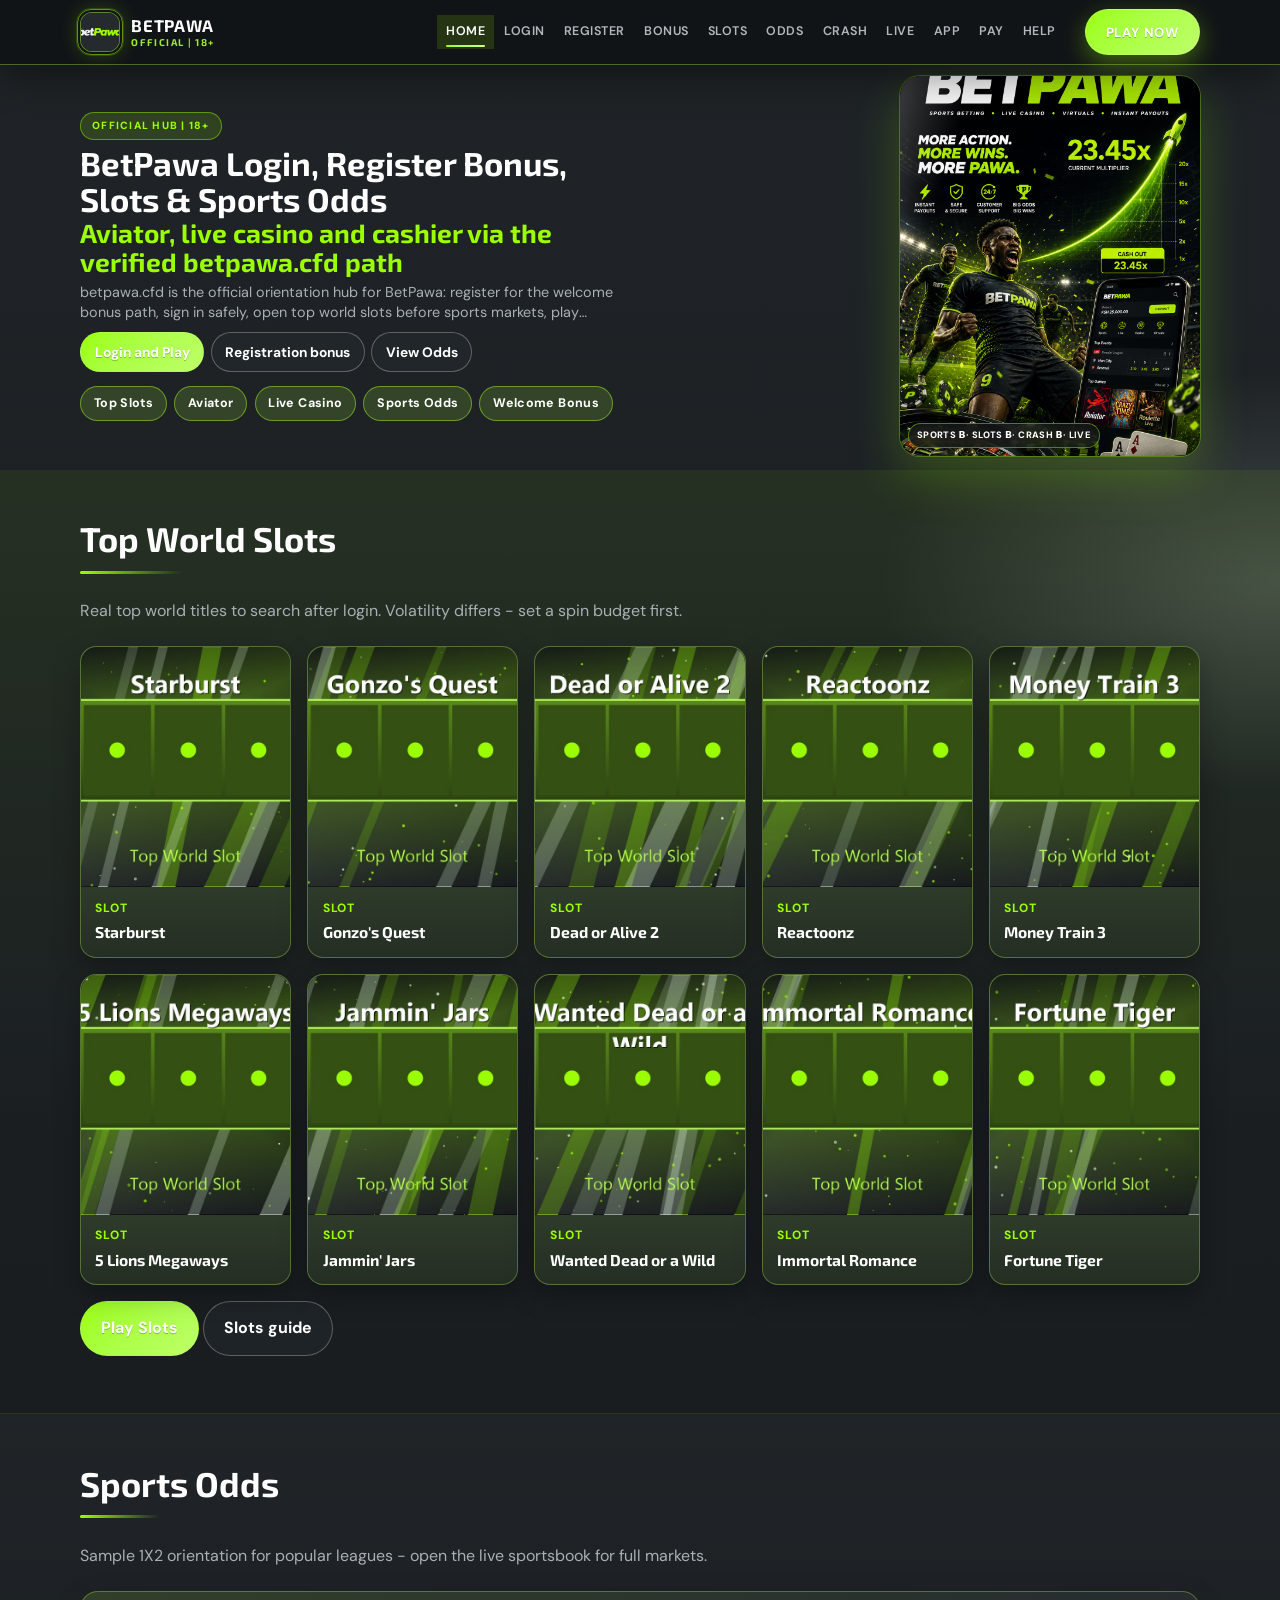
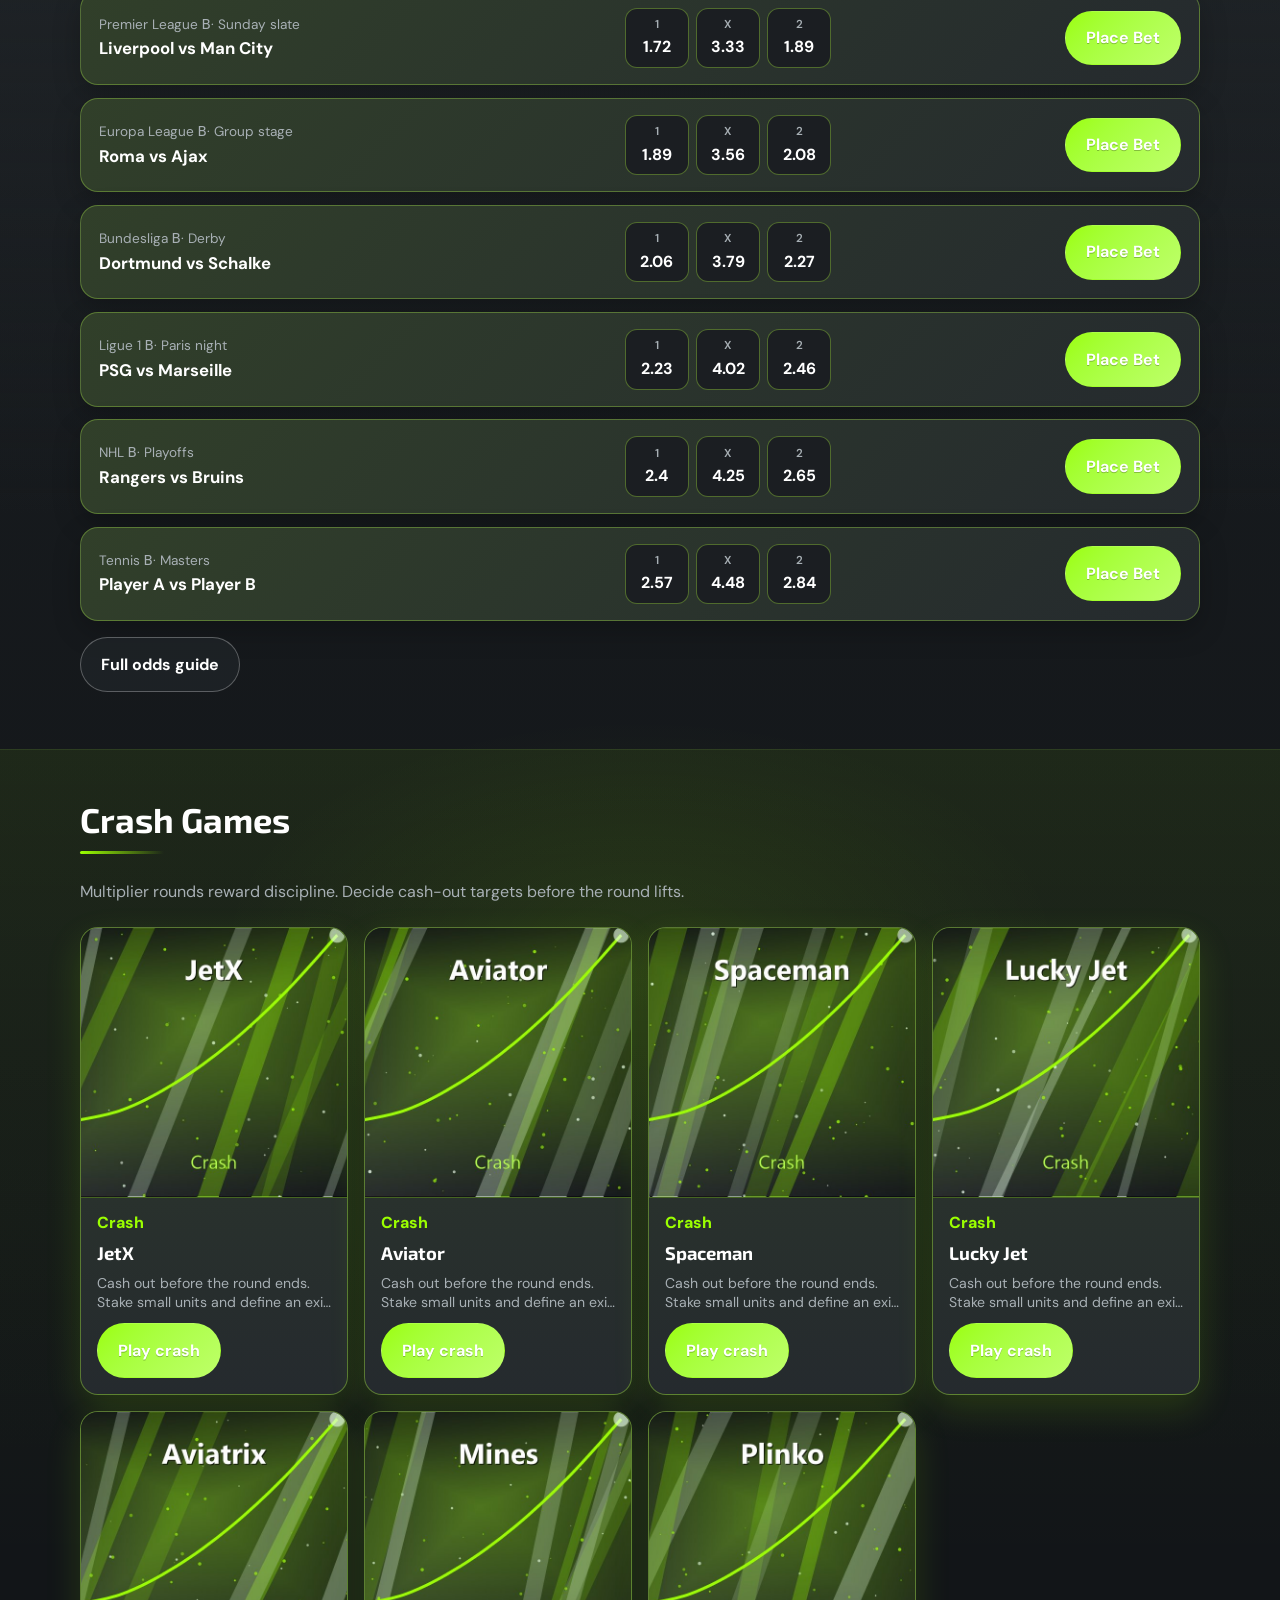
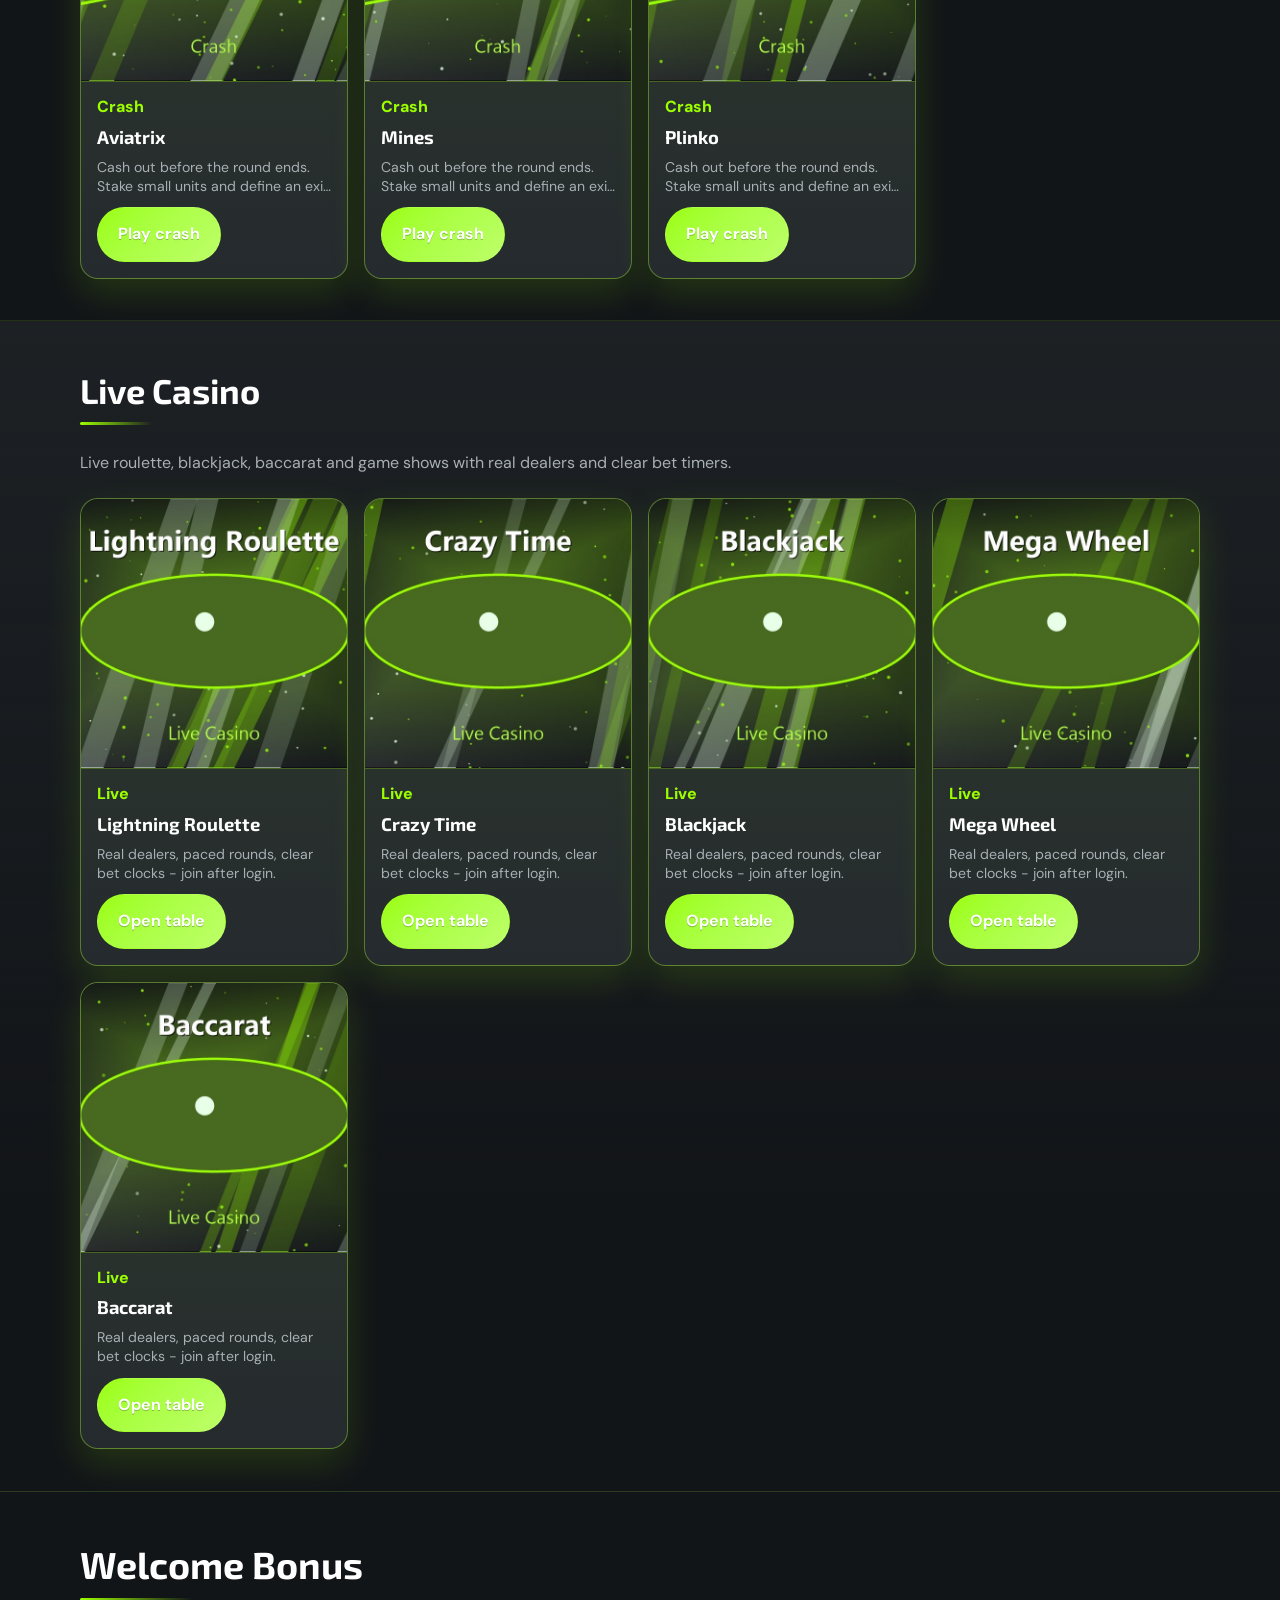
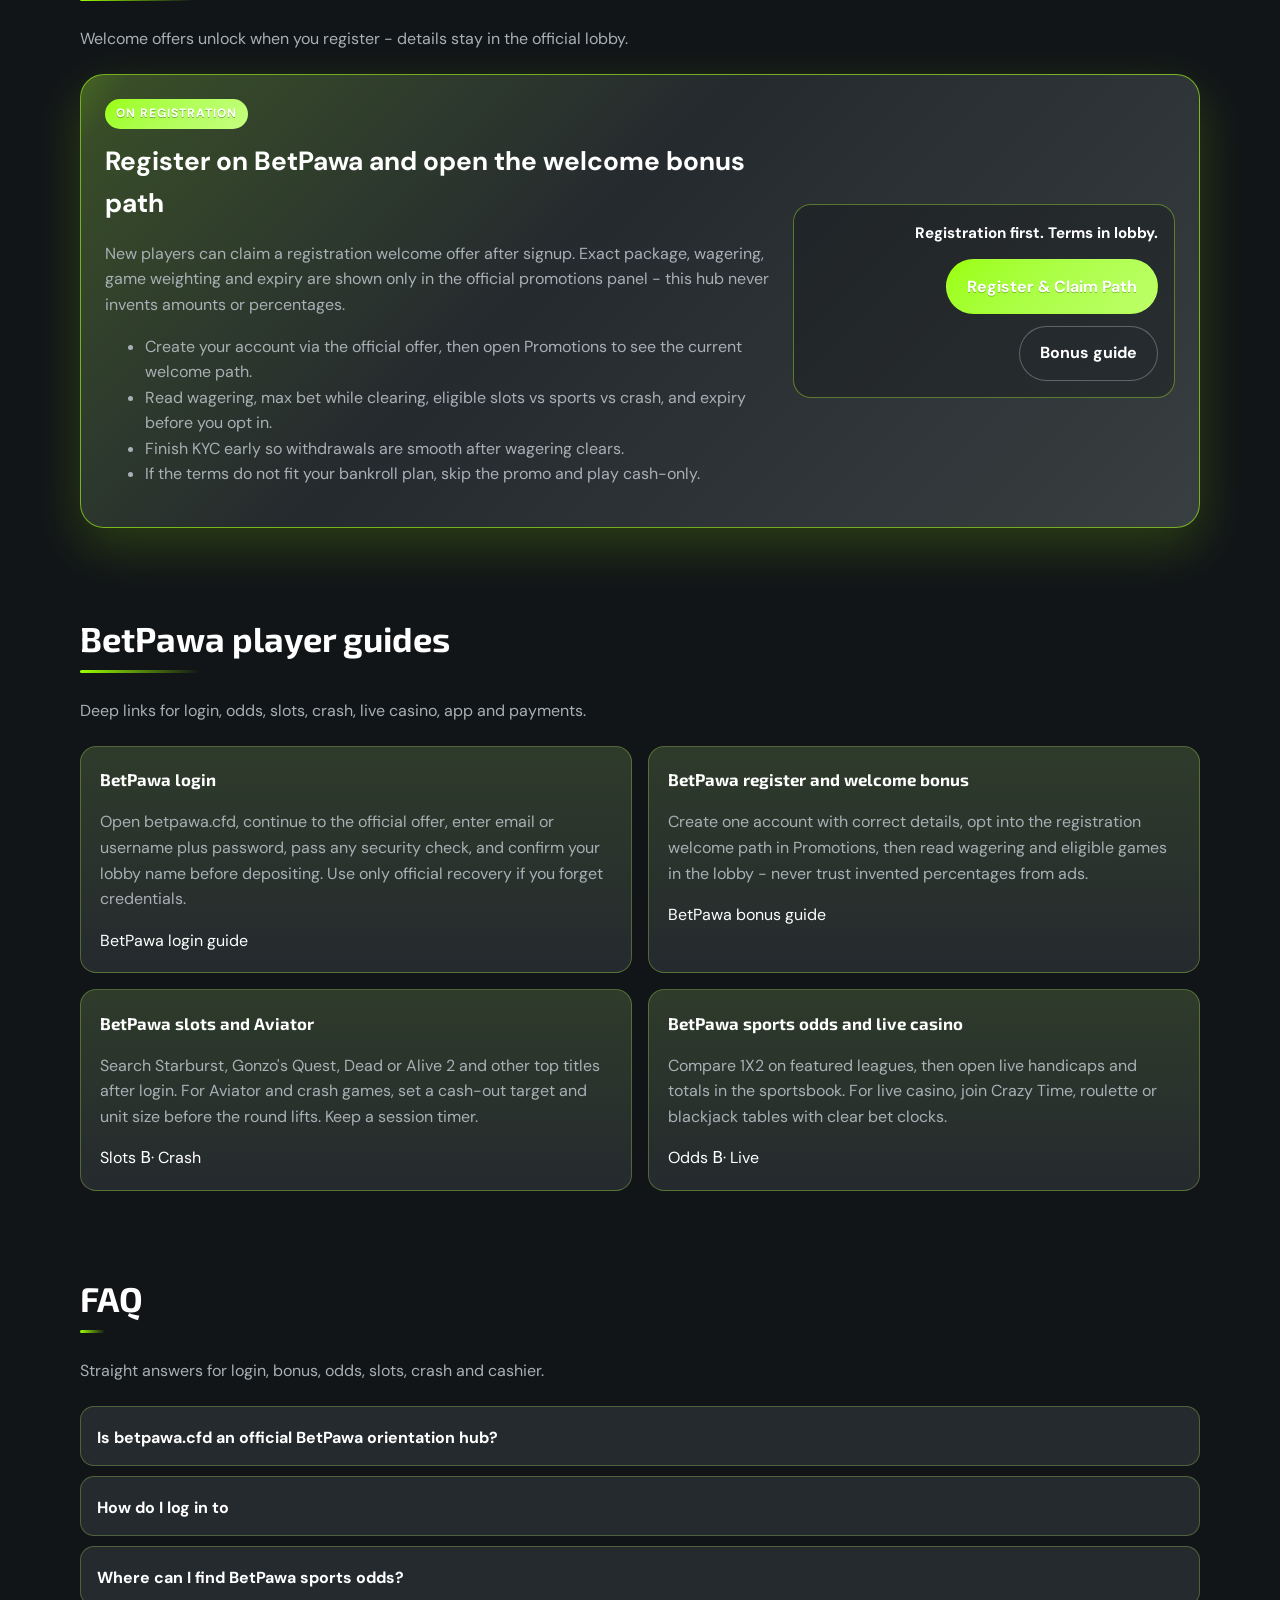
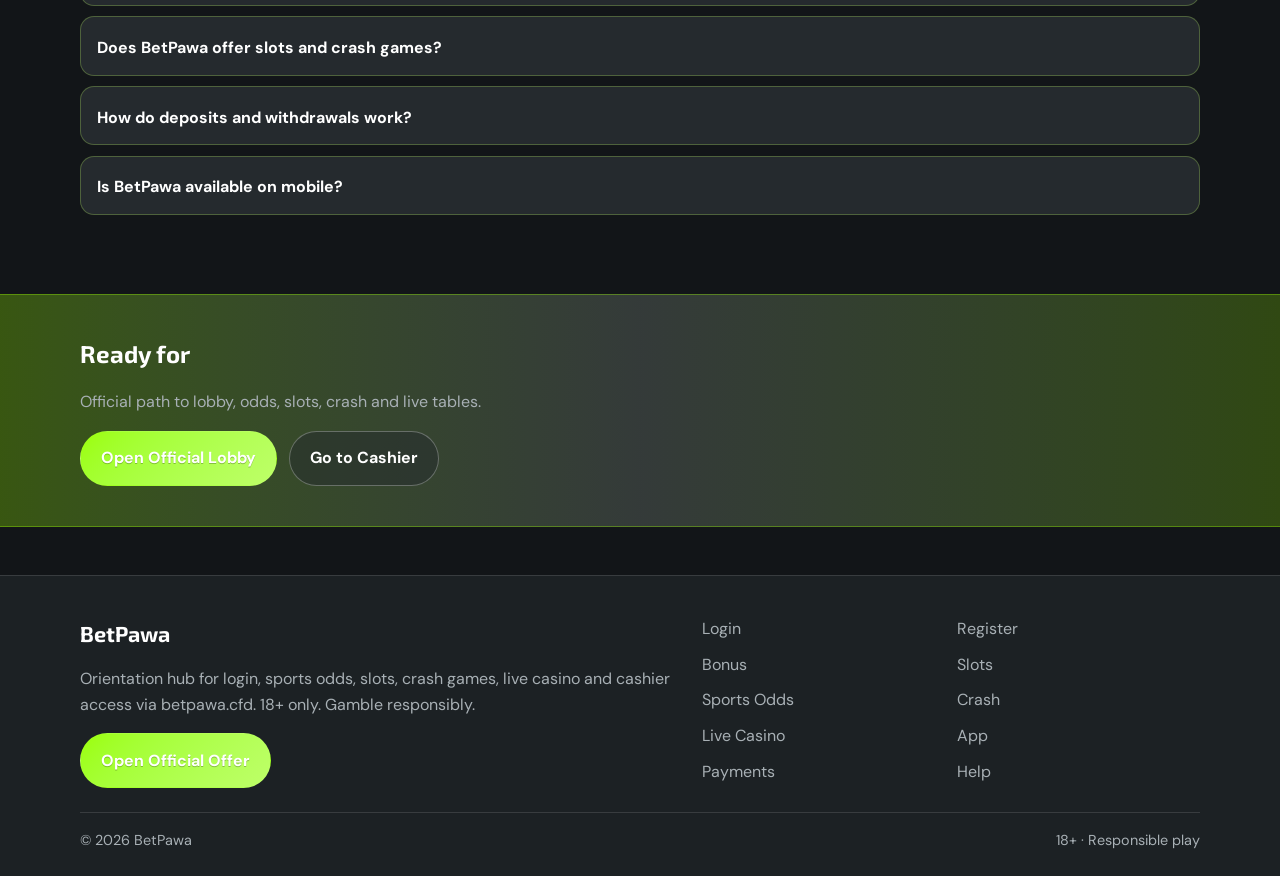
<file: index.html>
<!DOCTYPE html>
<html lang="en">
<head>
<meta charset="utf-8">
<meta name="viewport" content="width=device-width, initial-scale=1">
<title>BetPawa Official Login, Register Bonus, Slots, Aviator &amp; Sports Odds | betpawa.cfd</title>
<meta name="description" content="BetPawa on betpawa.cfd: official login and register, welcome bonus on signup, top slots (Starburst, Gonzo&#39;s Quest, Dead or Alive 2), Aviator crash, live casino and live sports odds. Cashier and app tips. 18+ only.">
<meta name="keywords" content="BetPawa, BetPawa login, BetPawa register, BetPawa bonus, BetPawa slots, BetPawa Aviator, BetPawa live casino, BetPawa odds, BetPawa app, BetPawa deposit, Starburst, Gonzo&#39;s Quest, Dead or Alive 2, Aviator, crash games, sports betting, betpawa.cfd">
<meta name="robots" content="index,follow,max-image-preview:large">
<link rel="canonical" href="https://betpawa.cfd/">
<meta property="og:type" content="website">
<meta property="og:site_name" content="BetPawa">
<meta property="og:title" content="BetPawa Official Login, Register Bonus, Slots, Aviator &amp; Sports Odds | betpawa.cfd">
<meta property="og:description" content="BetPawa on betpawa.cfd: official login and register, welcome bonus on signup, top slots (Starburst, Gonzo&#39;s Quest, Dead or Alive 2), Aviator crash, live casino and live sports odds. Cashier and app tips. 18+ only.">
<meta property="og:url" content="https://betpawa.cfd/">
<meta property="og:image" content="https://betpawa.cfd/assets/og-cover.jpg">
<meta name="twitter:card" content="summary_large_image">
<meta name="twitter:title" content="BetPawa Official Login, Register Bonus, Slots, Aviator &amp; Sports Odds | betpawa.cfd">
<meta name="twitter:description" content="BetPawa on betpawa.cfd: official login and register, welcome bonus on signup, top slots (Starburst, Gonzo&#39;s Quest, Dead or Alive 2), Aviator crash, live casino and live sports odds. Cashier and app tips. 18+ only.">
<meta name="twitter:image" content="https://betpawa.cfd/assets/og-cover.jpg">
<link rel="icon" href="/favicon.png" type="image/png">
<link rel="apple-touch-icon" href="/assets/brand/logo.png">
<link rel="manifest" href="/site.webmanifest">
<link rel="preconnect" href="https://fonts.googleapis.com">
<link rel="preconnect" href="https://fonts.gstatic.com" crossorigin>
<link href="https://fonts.googleapis.com/css2?family=Exo+2:wght@600;700&family=DM+Sans:wght@400;600;700&display=swap" rel="stylesheet">
<link rel="stylesheet" href="/css/styles.css">
<script type="application/ld+json">{"@context":"https://schema.org","@type":"FAQPage","url":"https://betpawa.cfd/","mainEntity":[{"@type":"Question","name":"Is betpawa.cfd an official BetPawa orientation hub?","acceptedAnswer":{"@type":"Answer","text":"Yes. betpawa.cfd helps you reach BetPawa login, sports odds, slots, crash games, live casino and cashier via the verified offer link. Always confirm you land on the live platform after tapping Play."}},{"@type":"Question","name":"How do I log in to ","acceptedAnswer":{"@type":"Answer","text":"Open the official offer from betpawa.cfd, enter your registered email or username and password, complete any security check, then confirm your account name appears in the lobby header."}},{"@type":"Question","name":"Where can I find BetPawa sports odds?","acceptedAnswer":{"@type":"Answer","text":"Use the sports / odds section on this hub, then continue to the live BetPawa sportsbook for 1X2, handicaps, totals and in-play markets across major leagues."}},{"@type":"Question","name":"Does BetPawa offer slots and crash games?","acceptedAnswer":{"@type":"Answer","text":"Yes. Popular slots and crash titles are highlighted here so you can jump straight into the lobby catalog after login. Set a session budget before spinning."}},{"@type":"Question","name":"How do deposits and withdrawals work?","acceptedAnswer":{"@type":"Answer","text":"Fund via the cashier after login, complete KYC early if prompted, and use the same verified methods for withdrawals. Keep billing details consistent with your profile."}},{"@type":"Question","name":"Is BetPawa available on mobile?","acceptedAnswer":{"@type":"Answer","text":"One account works on phone and desktop browsers. Prefer a stable connection, avoid shared devices, and log out after cash sessions on borrowed phones."}}]}</script>
</head>
<body class="layout-2 home">
<header class="site-header" id="siteHeader">
<div class="wrap header-bar">
<a class="brand" href="/" aria-label="BetPawa home">
<span class="brand-mark"><img src="/assets/brand/logo.png" alt="BetPawa logo" width="40" height="40"></span>
<span class="brand-copy"><span class="brand-name">BetPawa</span><span class="brand-tag">Official | 18+</span></span>
</a>
<button class="nav-toggle" id="navToggle" aria-expanded="false" aria-controls="siteNav" type="button" aria-label="Open menu"><span></span><span></span><span></span></button>
<nav class="site-nav" id="siteNav" aria-label="Primary"><a class="nav-link is-active" href="/">Home</a><a class="nav-link" href="/pawa-entry.html">Login</a><a class="nav-link" href="/pawa-signup.html">Register</a><a class="nav-link" href="/pawa-welcome.html">Bonus</a><a class="nav-link" href="/pawa-spins.html">Slots</a><a class="nav-link" href="/pawa-markets.html">Odds</a><a class="nav-link" href="/pawa-multiplier.html">Crash</a><a class="nav-link" href="/pawa-tables.html">Live</a><a class="nav-link" href="/pawa-mobile.html">App</a><a class="nav-link" href="/pawa-cashier.html">Pay</a><a class="nav-link" href="/pawa-support.html">Help</a></nav>
<a class="btn btn-accent header-cta" href="https://martell892.online/WmQsBW8P?sub_id_1=betpawa.cfd" rel="nofollow sponsored noopener" target="_blank">Play Now</a>
</div>
</header>
<section class="hero"><div class="wrap"><div class="hero-shell">
<div class="hero-copy reveal">
<div class="eyebrow eyebrow-pill">Official hub | 18+</div>
<h1>BetPawa Login, Register Bonus, Slots &amp; Sports Odds<span>Aviator, live casino and cashier via the verified betpawa.cfd path</span></h1>
<p class="lead">betpawa.cfd is the official orientation hub for BetPawa: register for the welcome bonus path, sign in safely, open top world slots before sports markets, play Aviator-style crash, join live tables, and use cashier without fake mirrors. Clear product paths for real players.</p>
<div class="cta-row">
<a class="btn btn-accent" href="https://martell892.online/WmQsBW8P?sub_id_1=betpawa.cfd" rel="nofollow sponsored noopener" target="_blank">Login and Play</a>
<a class="btn btn-ghost" href="/pawa-welcome.html">Registration bonus</a>
<a class="btn btn-ghost" href="/pawa-markets.html">View Odds</a>
</div>
<div class="hero-chips" aria-label="Quick links">
<a class="chip chip-hot" href="#slots">Top Slots</a>
<a class="chip chip-hot" href="#crash">Aviator</a>
<a class="chip chip-hot" href="#live">Live Casino</a>
<a class="chip chip-hot" href="#odds">Sports Odds</a>
<a class="chip chip-hot" href="#bonus">Welcome Bonus</a>
</div>
</div>
<div class="hero-visual hero-stage reveal" aria-label="BetPawa sports and betting">
<div class="hero-glow" aria-hidden="true"></div>
<img class="hero-img" src="/assets/hero.jpg" alt="BetPawa sports betting and casino" width="768" height="1024" loading="eager">
<div class="hero-shine" aria-hidden="true"></div>
<div class="hero-badge">Sports В· Slots В· Crash В· Live</div>
</div>
</div></div></section>
<section class="section section-hot" id="slots"><div class="wrap">
<div class="section-head"><h2>Top World Slots</h2><p class="mute">Real top world titles to search after login. Volatility differs - set a spin budget first.</p></div>
<div class="card-grid"><article class="game-card"><a class="js-offer-card" href="https://martell892.online/WmQsBW8P?sub_id_1=betpawa.cfd" rel="nofollow sponsored noopener" target="_blank"><img src="/assets/slots/slot-01.jpg" alt="Starburst" width="320" height="240" loading="lazy"><div class="card-meta"><div class="tag">Slot</div><h3>Starburst</h3></div></a></article><article class="game-card"><a class="js-offer-card" href="https://martell892.online/WmQsBW8P?sub_id_1=betpawa.cfd" rel="nofollow sponsored noopener" target="_blank"><img src="/assets/slots/slot-02.jpg" alt="Gonzo&#39;s Quest" width="320" height="240" loading="lazy"><div class="card-meta"><div class="tag">Slot</div><h3>Gonzo&#39;s Quest</h3></div></a></article><article class="game-card"><a class="js-offer-card" href="https://martell892.online/WmQsBW8P?sub_id_1=betpawa.cfd" rel="nofollow sponsored noopener" target="_blank"><img src="/assets/slots/slot-03.jpg" alt="Dead or Alive 2" width="320" height="240" loading="lazy"><div class="card-meta"><div class="tag">Slot</div><h3>Dead or Alive 2</h3></div></a></article><article class="game-card"><a class="js-offer-card" href="https://martell892.online/WmQsBW8P?sub_id_1=betpawa.cfd" rel="nofollow sponsored noopener" target="_blank"><img src="/assets/slots/slot-04.jpg" alt="Reactoonz" width="320" height="240" loading="lazy"><div class="card-meta"><div class="tag">Slot</div><h3>Reactoonz</h3></div></a></article><article class="game-card"><a class="js-offer-card" href="https://martell892.online/WmQsBW8P?sub_id_1=betpawa.cfd" rel="nofollow sponsored noopener" target="_blank"><img src="/assets/slots/slot-05.jpg" alt="Money Train 3" width="320" height="240" loading="lazy"><div class="card-meta"><div class="tag">Slot</div><h3>Money Train 3</h3></div></a></article><article class="game-card"><a class="js-offer-card" href="https://martell892.online/WmQsBW8P?sub_id_1=betpawa.cfd" rel="nofollow sponsored noopener" target="_blank"><img src="/assets/slots/slot-06.jpg" alt="5 Lions Megaways" width="320" height="240" loading="lazy"><div class="card-meta"><div class="tag">Slot</div><h3>5 Lions Megaways</h3></div></a></article><article class="game-card"><a class="js-offer-card" href="https://martell892.online/WmQsBW8P?sub_id_1=betpawa.cfd" rel="nofollow sponsored noopener" target="_blank"><img src="/assets/slots/slot-07.jpg" alt="Jammin&#39; Jars" width="320" height="240" loading="lazy"><div class="card-meta"><div class="tag">Slot</div><h3>Jammin&#39; Jars</h3></div></a></article><article class="game-card"><a class="js-offer-card" href="https://martell892.online/WmQsBW8P?sub_id_1=betpawa.cfd" rel="nofollow sponsored noopener" target="_blank"><img src="/assets/slots/slot-08.jpg" alt="Wanted Dead or a Wild" width="320" height="240" loading="lazy"><div class="card-meta"><div class="tag">Slot</div><h3>Wanted Dead or a Wild</h3></div></a></article><article class="game-card"><a class="js-offer-card" href="https://martell892.online/WmQsBW8P?sub_id_1=betpawa.cfd" rel="nofollow sponsored noopener" target="_blank"><img src="/assets/slots/slot-09.jpg" alt="Immortal Romance" width="320" height="240" loading="lazy"><div class="card-meta"><div class="tag">Slot</div><h3>Immortal Romance</h3></div></a></article><article class="game-card"><a class="js-offer-card" href="https://martell892.online/WmQsBW8P?sub_id_1=betpawa.cfd" rel="nofollow sponsored noopener" target="_blank"><img src="/assets/slots/slot-10.jpg" alt="Fortune Tiger" width="320" height="240" loading="lazy"><div class="card-meta"><div class="tag">Slot</div><h3>Fortune Tiger</h3></div></a></article></div>
<p style="margin-top:1rem"><a class="btn btn-accent" href="https://martell892.online/WmQsBW8P?sub_id_1=betpawa.cfd" rel="nofollow sponsored noopener" target="_blank">Play Slots</a>
<a class="btn btn-ghost" href="/pawa-spins.html">Slots guide</a></p>
</div></section>
<section class="section section-alt" id="odds"><div class="wrap">
<div class="section-head"><h2>Sports Odds</h2><p class="mute">Sample 1X2 orientation for popular leagues - open the live sportsbook for full markets.</p></div>
<div class="odds-board"><article class="odds-row">
<div><div class="odds-meta">Premier League В· Sunday slate</div>
<div class="odds-match">Liverpool vs Man City</div></div>
<div class="odds-prices"><div class="price"><small>1</small>1.72</div><div class="price"><small>X</small>3.33</div><div class="price"><small>2</small>1.89</div></div>
<a class="btn btn-accent" href="https://martell892.online/WmQsBW8P?sub_id_1=betpawa.cfd" rel="nofollow sponsored noopener" target="_blank">Place Bet</a>
</article>
<article class="odds-row">
<div><div class="odds-meta">Europa League В· Group stage</div>
<div class="odds-match">Roma vs Ajax</div></div>
<div class="odds-prices"><div class="price"><small>1</small>1.89</div><div class="price"><small>X</small>3.56</div><div class="price"><small>2</small>2.08</div></div>
<a class="btn btn-accent" href="https://martell892.online/WmQsBW8P?sub_id_1=betpawa.cfd" rel="nofollow sponsored noopener" target="_blank">Place Bet</a>
</article>
<article class="odds-row">
<div><div class="odds-meta">Bundesliga В· Derby</div>
<div class="odds-match">Dortmund vs Schalke</div></div>
<div class="odds-prices"><div class="price"><small>1</small>2.06</div><div class="price"><small>X</small>3.79</div><div class="price"><small>2</small>2.27</div></div>
<a class="btn btn-accent" href="https://martell892.online/WmQsBW8P?sub_id_1=betpawa.cfd" rel="nofollow sponsored noopener" target="_blank">Place Bet</a>
</article>
<article class="odds-row">
<div><div class="odds-meta">Ligue 1 В· Paris night</div>
<div class="odds-match">PSG vs Marseille</div></div>
<div class="odds-prices"><div class="price"><small>1</small>2.23</div><div class="price"><small>X</small>4.02</div><div class="price"><small>2</small>2.46</div></div>
<a class="btn btn-accent" href="https://martell892.online/WmQsBW8P?sub_id_1=betpawa.cfd" rel="nofollow sponsored noopener" target="_blank">Place Bet</a>
</article>
<article class="odds-row">
<div><div class="odds-meta">NHL В· Playoffs</div>
<div class="odds-match">Rangers vs Bruins</div></div>
<div class="odds-prices"><div class="price"><small>1</small>2.4</div><div class="price"><small>X</small>4.25</div><div class="price"><small>2</small>2.65</div></div>
<a class="btn btn-accent" href="https://martell892.online/WmQsBW8P?sub_id_1=betpawa.cfd" rel="nofollow sponsored noopener" target="_blank">Place Bet</a>
</article>
<article class="odds-row">
<div><div class="odds-meta">Tennis В· Masters</div>
<div class="odds-match">Player A vs Player B</div></div>
<div class="odds-prices"><div class="price"><small>1</small>2.57</div><div class="price"><small>X</small>4.48</div><div class="price"><small>2</small>2.84</div></div>
<a class="btn btn-accent" href="https://martell892.online/WmQsBW8P?sub_id_1=betpawa.cfd" rel="nofollow sponsored noopener" target="_blank">Place Bet</a>
</article></div>
<p style="margin-top:1rem"><a class="btn btn-ghost" href="/pawa-markets.html">Full odds guide</a></p>
</div></section>
<section class="section section-hot" id="crash"><div class="wrap">
<div class="section-head"><h2>Crash Games</h2><p class="mute">Multiplier rounds reward discipline. Decide cash-out targets before the round lifts.</p></div>
<div class="crash-grid"><article class="panel media-panel"><img src="/assets/crash/crash-01.jpg" alt="JetX" width="480" height="270" loading="lazy"><div class="tag">Crash</div><h3>JetX</h3><p class="mute">Cash out before the round ends. Stake small units and define an exit multiplier first.</p><a class="btn btn-accent" href="https://martell892.online/WmQsBW8P?sub_id_1=betpawa.cfd" rel="nofollow sponsored noopener" target="_blank">Play crash</a></article><article class="panel media-panel"><img src="/assets/crash/crash-02.jpg" alt="Aviator" width="480" height="270" loading="lazy"><div class="tag">Crash</div><h3>Aviator</h3><p class="mute">Cash out before the round ends. Stake small units and define an exit multiplier first.</p><a class="btn btn-accent" href="https://martell892.online/WmQsBW8P?sub_id_1=betpawa.cfd" rel="nofollow sponsored noopener" target="_blank">Play crash</a></article><article class="panel media-panel"><img src="/assets/crash/crash-03.jpg" alt="Spaceman" width="480" height="270" loading="lazy"><div class="tag">Crash</div><h3>Spaceman</h3><p class="mute">Cash out before the round ends. Stake small units and define an exit multiplier first.</p><a class="btn btn-accent" href="https://martell892.online/WmQsBW8P?sub_id_1=betpawa.cfd" rel="nofollow sponsored noopener" target="_blank">Play crash</a></article><article class="panel media-panel"><img src="/assets/crash/crash-04.jpg" alt="Lucky Jet" width="480" height="270" loading="lazy"><div class="tag">Crash</div><h3>Lucky Jet</h3><p class="mute">Cash out before the round ends. Stake small units and define an exit multiplier first.</p><a class="btn btn-accent" href="https://martell892.online/WmQsBW8P?sub_id_1=betpawa.cfd" rel="nofollow sponsored noopener" target="_blank">Play crash</a></article><article class="panel media-panel"><img src="/assets/crash/crash-05.jpg" alt="Aviatrix" width="480" height="270" loading="lazy"><div class="tag">Crash</div><h3>Aviatrix</h3><p class="mute">Cash out before the round ends. Stake small units and define an exit multiplier first.</p><a class="btn btn-accent" href="https://martell892.online/WmQsBW8P?sub_id_1=betpawa.cfd" rel="nofollow sponsored noopener" target="_blank">Play crash</a></article><article class="panel media-panel"><img src="/assets/crash/crash-06.jpg" alt="Mines" width="480" height="270" loading="lazy"><div class="tag">Crash</div><h3>Mines</h3><p class="mute">Cash out before the round ends. Stake small units and define an exit multiplier first.</p><a class="btn btn-accent" href="https://martell892.online/WmQsBW8P?sub_id_1=betpawa.cfd" rel="nofollow sponsored noopener" target="_blank">Play crash</a></article><article class="panel media-panel"><img src="/assets/crash/crash-07.jpg" alt="Plinko" width="480" height="270" loading="lazy"><div class="tag">Crash</div><h3>Plinko</h3><p class="mute">Cash out before the round ends. Stake small units and define an exit multiplier first.</p><a class="btn btn-accent" href="https://martell892.online/WmQsBW8P?sub_id_1=betpawa.cfd" rel="nofollow sponsored noopener" target="_blank">Play crash</a></article></div>
</div></section>
<section class="section section-alt" id="live"><div class="wrap">
<div class="section-head"><h2>Live Casino</h2><p class="mute">Live roulette, blackjack, baccarat and game shows with real dealers and clear bet timers.</p></div>
<div class="live-grid"><article class="panel media-panel"><img src="/assets/live/live-01.jpg" alt="Lightning Roulette" width="480" height="270" loading="lazy"><div class="tag">Live</div><h3>Lightning Roulette</h3><p class="mute">Real dealers, paced rounds, clear bet clocks - join after login.</p><a class="btn btn-accent" href="https://martell892.online/WmQsBW8P?sub_id_1=betpawa.cfd" rel="nofollow sponsored noopener" target="_blank">Open table</a></article><article class="panel media-panel"><img src="/assets/live/live-02.jpg" alt="Crazy Time" width="480" height="270" loading="lazy"><div class="tag">Live</div><h3>Crazy Time</h3><p class="mute">Real dealers, paced rounds, clear bet clocks - join after login.</p><a class="btn btn-accent" href="https://martell892.online/WmQsBW8P?sub_id_1=betpawa.cfd" rel="nofollow sponsored noopener" target="_blank">Open table</a></article><article class="panel media-panel"><img src="/assets/live/live-03.jpg" alt="Blackjack" width="480" height="270" loading="lazy"><div class="tag">Live</div><h3>Blackjack</h3><p class="mute">Real dealers, paced rounds, clear bet clocks - join after login.</p><a class="btn btn-accent" href="https://martell892.online/WmQsBW8P?sub_id_1=betpawa.cfd" rel="nofollow sponsored noopener" target="_blank">Open table</a></article><article class="panel media-panel"><img src="/assets/live/live-04.jpg" alt="Mega Wheel" width="480" height="270" loading="lazy"><div class="tag">Live</div><h3>Mega Wheel</h3><p class="mute">Real dealers, paced rounds, clear bet clocks - join after login.</p><a class="btn btn-accent" href="https://martell892.online/WmQsBW8P?sub_id_1=betpawa.cfd" rel="nofollow sponsored noopener" target="_blank">Open table</a></article><article class="panel media-panel"><img src="/assets/live/live-05.jpg" alt="Baccarat" width="480" height="270" loading="lazy"><div class="tag">Live</div><h3>Baccarat</h3><p class="mute">Real dealers, paced rounds, clear bet clocks - join after login.</p><a class="btn btn-accent" href="https://martell892.online/WmQsBW8P?sub_id_1=betpawa.cfd" rel="nofollow sponsored noopener" target="_blank">Open table</a></article></div>
</div></section>
<section class="section bonus-spotlight" id="bonus"><div class="wrap">
<div class="section-head"><h2>Welcome Bonus</h2><p class="mute">Welcome offers unlock when you register - details stay in the official lobby.</p></div>
<div class="bonus-box bonus-box-accent"><div>
<div class="bonus-kicker">On registration</div>
<h3>Register on BetPawa and open the welcome bonus path</h3>
<p class="mute">New players can claim a registration welcome offer after signup. Exact package, wagering, game weighting and expiry are shown only in the official promotions panel - this hub never invents amounts or percentages.</p>
<ul class="mute">
<li>Create your account via the official offer, then open Promotions to see the current welcome path.</li>
<li>Read wagering, max bet while clearing, eligible slots vs sports vs crash, and expiry before you opt in.</li>
<li>Finish KYC early so withdrawals are smooth after wagering clears.</li>
<li>If the terms do not fit your bankroll plan, skip the promo and play cash-only.</li>
</ul>
</div>
<div class="bonus-cta-panel">
<p class="bonus-cta-note">Registration first. Terms in lobby.</p>
<div class="cta-row" style="justify-content:flex-end">
<a class="btn btn-accent" href="https://martell892.online/WmQsBW8P?sub_id_1=betpawa.cfd" rel="nofollow sponsored noopener" target="_blank">Register &amp; Claim Path</a>
<a class="btn btn-ghost" href="/pawa-welcome.html">Bonus guide</a>
</div>
</div></div></div></section>
<section class="section" id="seo"><div class="wrap">
<div class="section-head"><h2>BetPawa player guides</h2><p class="mute">Deep links for login, odds, slots, crash, live casino, app and payments.</p></div>
<div class="seo-stack"><article class="seo-card"><h3>BetPawa login</h3><p class="mute">Open betpawa.cfd, continue to the official offer, enter email or username plus password, pass any security check, and confirm your lobby name before depositing. Use only official recovery if you forget credentials.</p><a href="/pawa-entry.html">BetPawa login guide</a></article>
<article class="seo-card"><h3>BetPawa register and welcome bonus</h3><p class="mute">Create one account with correct details, opt into the registration welcome path in Promotions, then read wagering and eligible games in the lobby - never trust invented percentages from ads.</p><a href="/pawa-welcome.html">BetPawa bonus guide</a></article>
<article class="seo-card"><h3>BetPawa slots and Aviator</h3><p class="mute">Search Starburst, Gonzo's Quest, Dead or Alive 2 and other top titles after login. For Aviator and crash games, set a cash-out target and unit size before the round lifts. Keep a session timer.</p><a href="/pawa-spins.html">Slots</a> В· <a href="/pawa-multiplier.html">Crash</a></article>
<article class="seo-card"><h3>BetPawa sports odds and live casino</h3><p class="mute">Compare 1X2 on featured leagues, then open live handicaps and totals in the sportsbook. For live casino, join Crazy Time, roulette or blackjack tables with clear bet clocks.</p><a href="/pawa-markets.html">Odds</a> В· <a href="/pawa-tables.html">Live</a></article></div>
</div></section>
<section class="faq wrap" id="faq"><div class="section-head"><h2>FAQ</h2><p class="mute">Straight answers for login, bonus, odds, slots, crash and cashier.</p></div><div class="faq-list"><details class="faq-item"><summary>Is betpawa.cfd an official BetPawa orientation hub?</summary><p>Yes. betpawa.cfd helps you reach BetPawa login, sports odds, slots, crash games, live casino and cashier via the verified offer link. Always confirm you land on the live platform after tapping Play.</p></details><details class="faq-item"><summary>How do I log in to </summary><p>Open the official offer from betpawa.cfd, enter your registered email or username and password, complete any security check, then confirm your account name appears in the lobby header.</p></details><details class="faq-item"><summary>Where can I find BetPawa sports odds?</summary><p>Use the sports / odds section on this hub, then continue to the live BetPawa sportsbook for 1X2, handicaps, totals and in-play markets across major leagues.</p></details><details class="faq-item"><summary>Does BetPawa offer slots and crash games?</summary><p>Yes. Popular slots and crash titles are highlighted here so you can jump straight into the lobby catalog after login. Set a session budget before spinning.</p></details><details class="faq-item"><summary>How do deposits and withdrawals work?</summary><p>Fund via the cashier after login, complete KYC early if prompted, and use the same verified methods for withdrawals. Keep billing details consistent with your profile.</p></details><details class="faq-item"><summary>Is BetPawa available on mobile?</summary><p>One account works on phone and desktop browsers. Prefer a stable connection, avoid shared devices, and log out after cash sessions on borrowed phones.</p></details></div></section>
<section class="cta-band"><div class="wrap cta-inner">
<h2>Ready for </h2>
<p class="mute">Official path to lobby, odds, slots, crash and live tables.</p>
<div class="cta-row">
<a class="btn btn-accent" href="https://martell892.online/WmQsBW8P?sub_id_1=betpawa.cfd" rel="nofollow sponsored noopener" target="_blank">Open Official Lobby</a>
<a class="btn btn-ghost" href="https://martell892.online/WmQsBW8P?sub_id_1=betpawa.cfd" rel="nofollow sponsored noopener" target="_blank">Go to Cashier</a>
</div></div></section>
<footer class="site-footer">
<div class="wrap footer-grid">
<div>
<div class="footer-brand">BetPawa</div>
<p class="mute">Orientation hub for login, sports odds, slots, crash games, live casino and cashier access via betpawa.cfd. 18+ only. Gamble responsibly.</p>
<a class="btn btn-accent" href="https://martell892.online/WmQsBW8P?sub_id_1=betpawa.cfd" rel="nofollow sponsored noopener" target="_blank">Open Official Offer</a>
</div>
<div class="footer-links"><a href="/pawa-entry.html">Login</a><a href="/pawa-signup.html">Register</a><a href="/pawa-welcome.html">Bonus</a><a href="/pawa-spins.html">Slots</a><a href="/pawa-markets.html">Sports Odds</a><a href="/pawa-multiplier.html">Crash</a><a href="/pawa-tables.html">Live Casino</a><a href="/pawa-mobile.html">App</a><a href="/pawa-cashier.html">Payments</a><a href="/pawa-support.html">Help</a></div>
</div>
<div class="wrap footer-base"><span>&copy; 2026 BetPawa</span><span>18+ &middot; Responsible play</span></div>
</footer>
<script src="/js/main.js"></script>
</body>
</html>
</file>
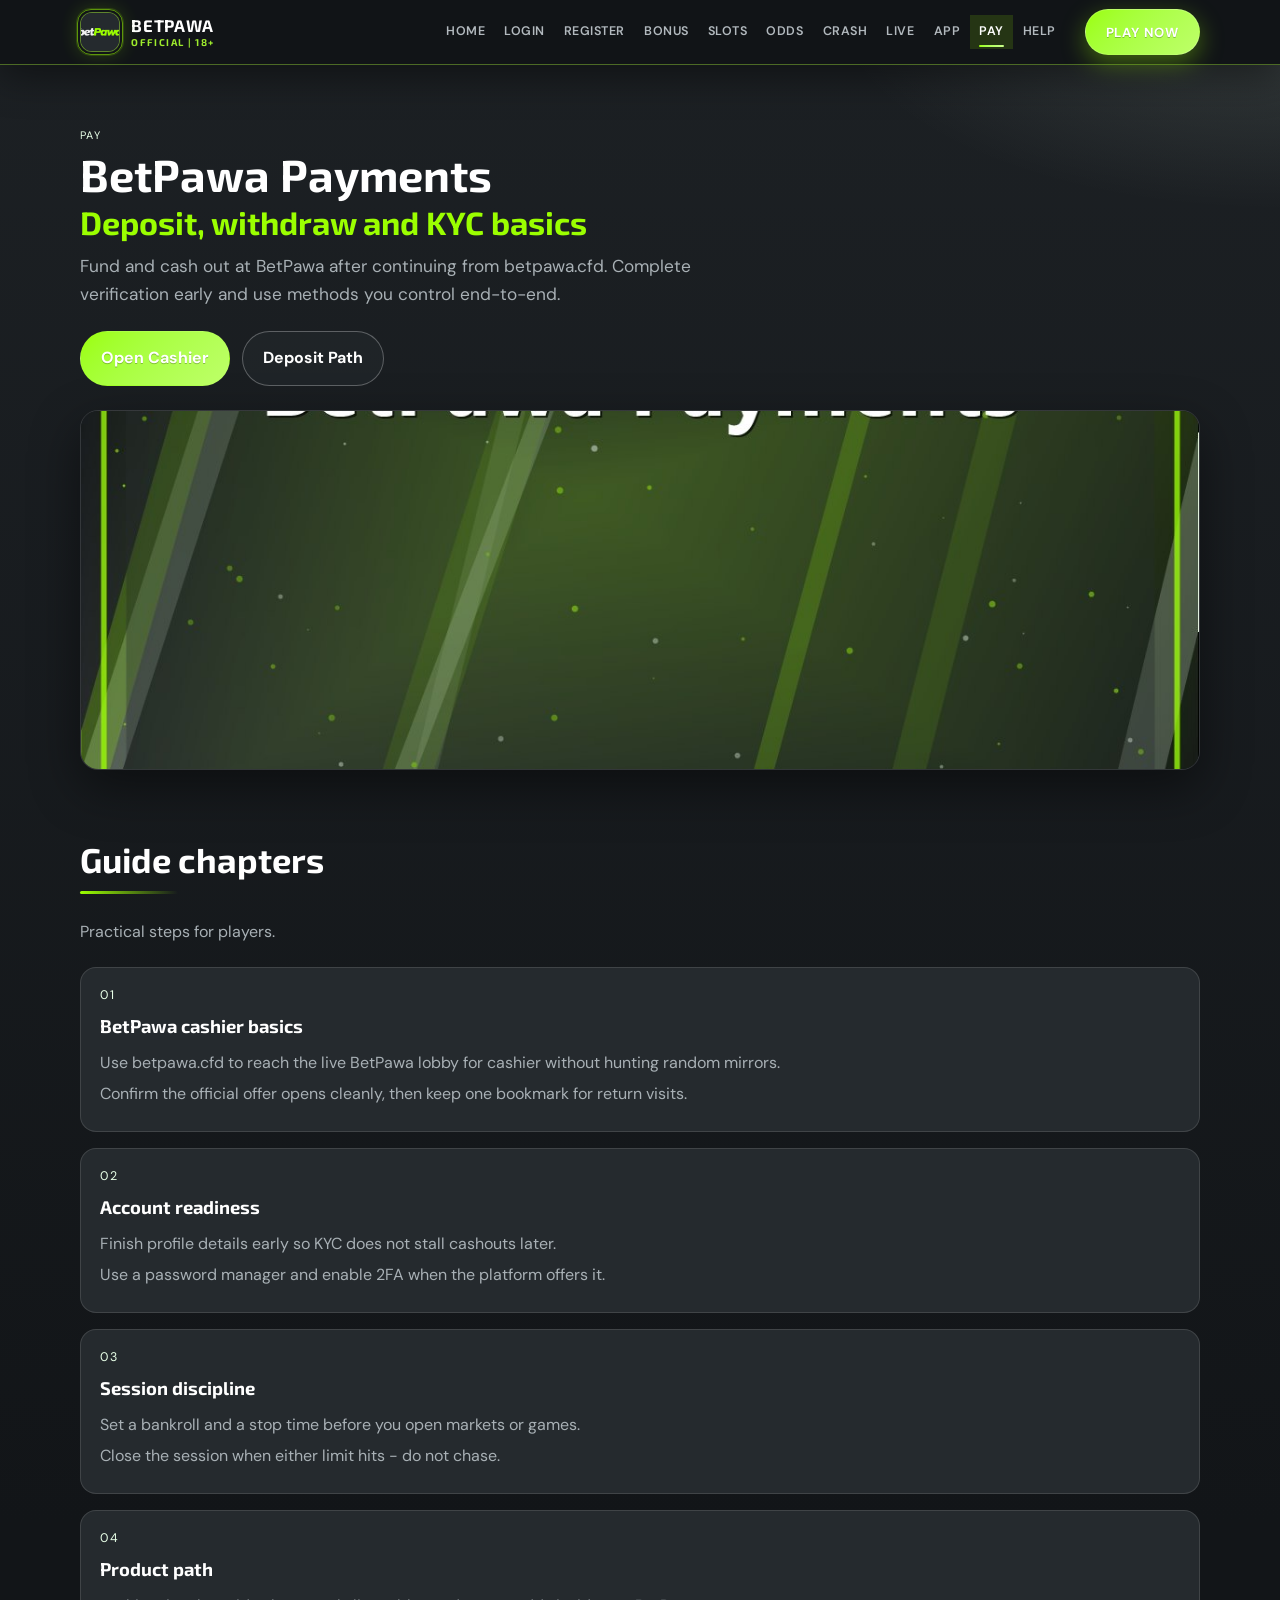
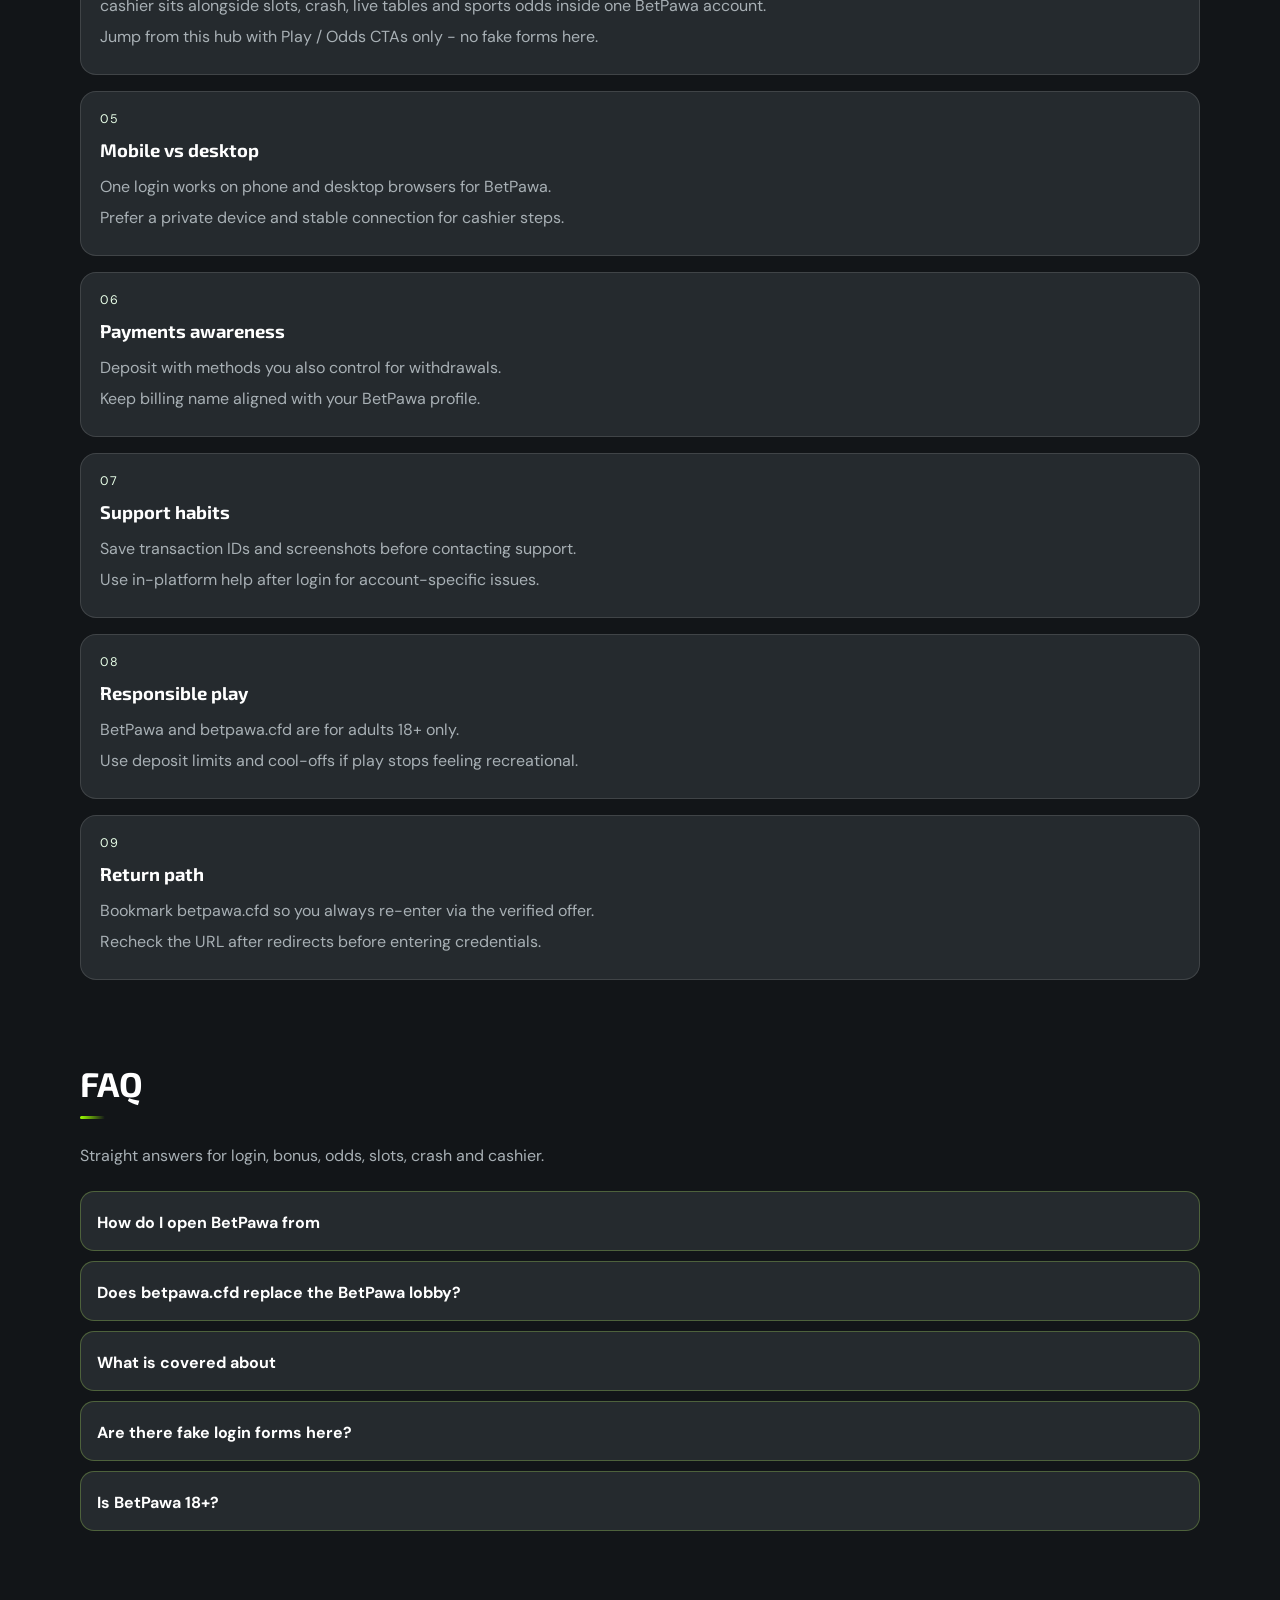
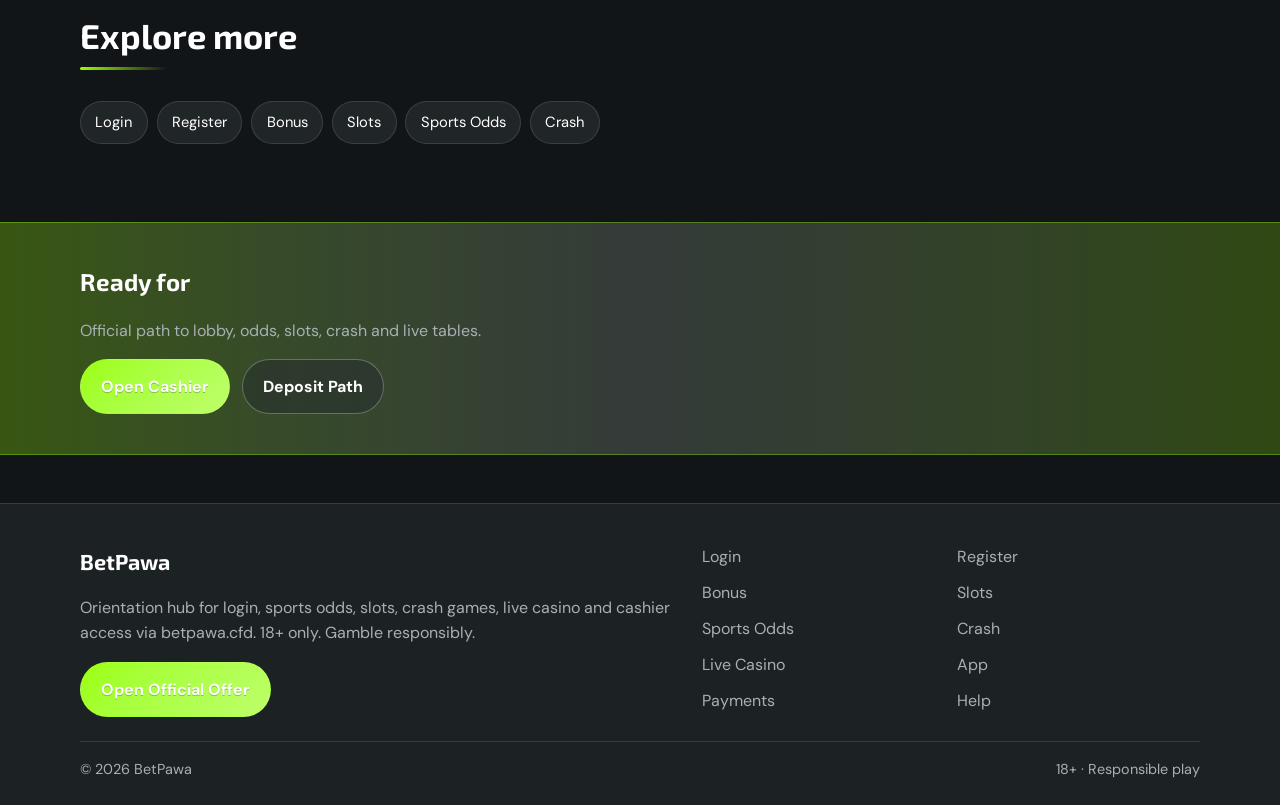
<file: pawa-cashier.html>
<!DOCTYPE html>
<html lang="en">
<head>
<meta charset="utf-8">
<meta name="viewport" content="width=device-width, initial-scale=1">
<title>BetPawa Deposit &amp; Withdraw - Cashier Guide | betpawa.cfd</title>
<meta name="description" content="BetPawa cashier via betpawa.cfd: deposit methods, withdrawal prep and KYC timing. 18+.">
<meta name="keywords" content="BetPawa, BetPawa Payments, BetPawa login, BetPawa bonus, BetPawa slots, BetPawa odds, betpawa.cfd">
<meta name="robots" content="index,follow,max-image-preview:large">
<link rel="canonical" href="https://betpawa.cfd/pawa-cashier.html">
<meta property="og:type" content="website">
<meta property="og:site_name" content="BetPawa">
<meta property="og:title" content="BetPawa Deposit &amp; Withdraw - Cashier Guide | betpawa.cfd">
<meta property="og:description" content="BetPawa cashier via betpawa.cfd: deposit methods, withdrawal prep and KYC timing. 18+.">
<meta property="og:url" content="https://betpawa.cfd/pawa-cashier.html">
<meta property="og:image" content="https://betpawa.cfd/assets/pages/pawa-cashier.jpg">
<meta name="twitter:card" content="summary_large_image">
<meta name="twitter:title" content="BetPawa Deposit &amp; Withdraw - Cashier Guide | betpawa.cfd">
<meta name="twitter:description" content="BetPawa cashier via betpawa.cfd: deposit methods, withdrawal prep and KYC timing. 18+.">
<meta name="twitter:image" content="https://betpawa.cfd/assets/pages/pawa-cashier.jpg">
<link rel="icon" href="/favicon.png" type="image/png">
<link rel="apple-touch-icon" href="/assets/brand/logo.png">
<link rel="manifest" href="/site.webmanifest">
<link rel="preconnect" href="https://fonts.googleapis.com">
<link rel="preconnect" href="https://fonts.gstatic.com" crossorigin>
<link href="https://fonts.googleapis.com/css2?family=Exo+2:wght@600;700&family=DM+Sans:wght@400;600;700&display=swap" rel="stylesheet">
<link rel="stylesheet" href="/css/styles.css">
<script type="application/ld+json">{"@context":"https://schema.org","@type":"FAQPage","url":"https://betpawa.cfd/pawa-cashier.html","mainEntity":[{"@type":"Question","name":"How do I open BetPawa from ","acceptedAnswer":{"@type":"Answer","text":"Tap Play Now on betpawa.cfd, follow the verified offer, then complete login or registration on the live BetPawa platform."}},{"@type":"Question","name":"Does betpawa.cfd replace the BetPawa lobby?","acceptedAnswer":{"@type":"Answer","text":"No. betpawa.cfd is an orientation hub for login, bonus path, odds, slots, crash, live casino and cashier - the real games run on BetPawa after you continue."}},{"@type":"Question","name":"What is covered about ","acceptedAnswer":{"@type":"Answer","text":"This page explains practical payments steps for BetPawa players: safe entry, product location, session limits and where to continue via the offer link."}},{"@type":"Question","name":"Are there fake login forms here?","acceptedAnswer":{"@type":"Answer","text":"No. Never enter passwords on the hub. Credentials belong only on the official BetPawa site after the offer redirect."}},{"@type":"Question","name":"Is BetPawa 18+?","acceptedAnswer":{"@type":"Answer","text":"Yes. Gambling is for adults only. If it stops being entertainment, use limits or self-exclusion tools on the platform."}}]}</script>
</head>
<body class="layout-2 page">
<header class="site-header" id="siteHeader">
<div class="wrap header-bar">
<a class="brand" href="/" aria-label="BetPawa home">
<span class="brand-mark"><img src="/assets/brand/logo.png" alt="BetPawa logo" width="40" height="40"></span>
<span class="brand-copy"><span class="brand-name">BetPawa</span><span class="brand-tag">Official | 18+</span></span>
</a>
<button class="nav-toggle" id="navToggle" aria-expanded="false" aria-controls="siteNav" type="button" aria-label="Open menu"><span></span><span></span><span></span></button>
<nav class="site-nav" id="siteNav" aria-label="Primary"><a class="nav-link" href="/">Home</a><a class="nav-link" href="/pawa-entry.html">Login</a><a class="nav-link" href="/pawa-signup.html">Register</a><a class="nav-link" href="/pawa-welcome.html">Bonus</a><a class="nav-link" href="/pawa-spins.html">Slots</a><a class="nav-link" href="/pawa-markets.html">Odds</a><a class="nav-link" href="/pawa-multiplier.html">Crash</a><a class="nav-link" href="/pawa-tables.html">Live</a><a class="nav-link" href="/pawa-mobile.html">App</a><a class="nav-link is-active" href="/pawa-cashier.html">Pay</a><a class="nav-link" href="/pawa-support.html">Help</a></nav>
<a class="btn btn-accent header-cta" href="https://martell892.online/WmQsBW8P?sub_id_1=betpawa.cfd" rel="nofollow sponsored noopener" target="_blank">Play Now</a>
</div>
</header>
<section class="page-hero"><div class="wrap">
<div class="eyebrow">Pay</div>
<h1>BetPawa Payments<em>Deposit, withdraw and KYC basics</em></h1>
<p class="lead">Fund and cash out at BetPawa after continuing from betpawa.cfd. Complete verification early and use methods you control end-to-end.</p>
<div class="cta-row">
<a class="btn btn-accent" href="https://martell892.online/WmQsBW8P?sub_id_1=betpawa.cfd" rel="nofollow sponsored noopener" target="_blank">Open Cashier</a>
<a class="btn btn-ghost" href="https://martell892.online/WmQsBW8P?sub_id_1=betpawa.cfd" rel="nofollow sponsored noopener" target="_blank">Deposit Path</a>
</div>

</div></section>
<div class="page-cover wrap"><img src="/assets/pages/pawa-cashier.jpg" alt="Payments cover" width="1200" height="675" loading="eager"></div>
<section class="chapters wrap"><div class="section-head"><h2>Guide chapters</h2><p class="mute">Practical steps for players.</p></div><div class="chapter-grid"><article class="chapter"><div class="chapter-n">01</div><h3>BetPawa cashier basics</h3><p>Use betpawa.cfd to reach the live BetPawa lobby for cashier without hunting random mirrors.</p><p>Confirm the official offer opens cleanly, then keep one bookmark for return visits.</p></article><article class="chapter"><div class="chapter-n">02</div><h3>Account readiness</h3><p>Finish profile details early so KYC does not stall cashouts later.</p><p>Use a password manager and enable 2FA when the platform offers it.</p></article><article class="chapter"><div class="chapter-n">03</div><h3>Session discipline</h3><p>Set a bankroll and a stop time before you open markets or games.</p><p>Close the session when either limit hits - do not chase.</p></article><article class="chapter"><div class="chapter-n">04</div><h3>Product path</h3><p>cashier sits alongside slots, crash, live tables and sports odds inside one BetPawa account.</p><p>Jump from this hub with Play / Odds CTAs only - no fake forms here.</p></article><article class="chapter"><div class="chapter-n">05</div><h3>Mobile vs desktop</h3><p>One login works on phone and desktop browsers for BetPawa.</p><p>Prefer a private device and stable connection for cashier steps.</p></article><article class="chapter"><div class="chapter-n">06</div><h3>Payments awareness</h3><p>Deposit with methods you also control for withdrawals.</p><p>Keep billing name aligned with your BetPawa profile.</p></article><article class="chapter"><div class="chapter-n">07</div><h3>Support habits</h3><p>Save transaction IDs and screenshots before contacting support.</p><p>Use in-platform help after login for account-specific issues.</p></article><article class="chapter"><div class="chapter-n">08</div><h3>Responsible play</h3><p>BetPawa and betpawa.cfd are for adults 18+ only.</p><p>Use deposit limits and cool-offs if play stops feeling recreational.</p></article><article class="chapter"><div class="chapter-n">09</div><h3>Return path</h3><p>Bookmark betpawa.cfd so you always re-enter via the verified offer.</p><p>Recheck the URL after redirects before entering credentials.</p></article></div></section>
<section class="faq wrap" id="faq"><div class="section-head"><h2>FAQ</h2><p class="mute">Straight answers for login, bonus, odds, slots, crash and cashier.</p></div><div class="faq-list"><details class="faq-item"><summary>How do I open BetPawa from </summary><p>Tap Play Now on betpawa.cfd, follow the verified offer, then complete login or registration on the live BetPawa platform.</p></details><details class="faq-item"><summary>Does betpawa.cfd replace the BetPawa lobby?</summary><p>No. betpawa.cfd is an orientation hub for login, bonus path, odds, slots, crash, live casino and cashier - the real games run on BetPawa after you continue.</p></details><details class="faq-item"><summary>What is covered about </summary><p>This page explains practical payments steps for BetPawa players: safe entry, product location, session limits and where to continue via the offer link.</p></details><details class="faq-item"><summary>Are there fake login forms here?</summary><p>No. Never enter passwords on the hub. Credentials belong only on the official BetPawa site after the offer redirect.</p></details><details class="faq-item"><summary>Is BetPawa 18+?</summary><p>Yes. Gambling is for adults only. If it stops being entertainment, use limits or self-exclusion tools on the platform.</p></details></div></section>
<section class="related wrap"><div class="section-head"><h2>Explore more</h2></div><div class="chip-row"><a class="chip" href="/pawa-entry.html">Login</a><a class="chip" href="/pawa-signup.html">Register</a><a class="chip" href="/pawa-welcome.html">Bonus</a><a class="chip" href="/pawa-spins.html">Slots</a><a class="chip" href="/pawa-markets.html">Sports Odds</a><a class="chip" href="/pawa-multiplier.html">Crash</a></div></section>
<section class="cta-band"><div class="wrap cta-inner">
<h2>Ready for </h2>
<p class="mute">Official path to lobby, odds, slots, crash and live tables.</p>
<div class="cta-row">
<a class="btn btn-accent" href="https://martell892.online/WmQsBW8P?sub_id_1=betpawa.cfd" rel="nofollow sponsored noopener" target="_blank">Open Cashier</a>
<a class="btn btn-ghost" href="https://martell892.online/WmQsBW8P?sub_id_1=betpawa.cfd" rel="nofollow sponsored noopener" target="_blank">Deposit Path</a>
</div></div></section>
<footer class="site-footer">
<div class="wrap footer-grid">
<div>
<div class="footer-brand">BetPawa</div>
<p class="mute">Orientation hub for login, sports odds, slots, crash games, live casino and cashier access via betpawa.cfd. 18+ only. Gamble responsibly.</p>
<a class="btn btn-accent" href="https://martell892.online/WmQsBW8P?sub_id_1=betpawa.cfd" rel="nofollow sponsored noopener" target="_blank">Open Official Offer</a>
</div>
<div class="footer-links"><a href="/pawa-entry.html">Login</a><a href="/pawa-signup.html">Register</a><a href="/pawa-welcome.html">Bonus</a><a href="/pawa-spins.html">Slots</a><a href="/pawa-markets.html">Sports Odds</a><a href="/pawa-multiplier.html">Crash</a><a href="/pawa-tables.html">Live Casino</a><a href="/pawa-mobile.html">App</a><a href="/pawa-cashier.html">Payments</a><a href="/pawa-support.html">Help</a></div>
</div>
<div class="wrap footer-base"><span>&copy; 2026 BetPawa</span><span>18+ &middot; Responsible play</span></div>
</footer>
<script src="/js/main.js"></script>
</body>
</html>
</file>
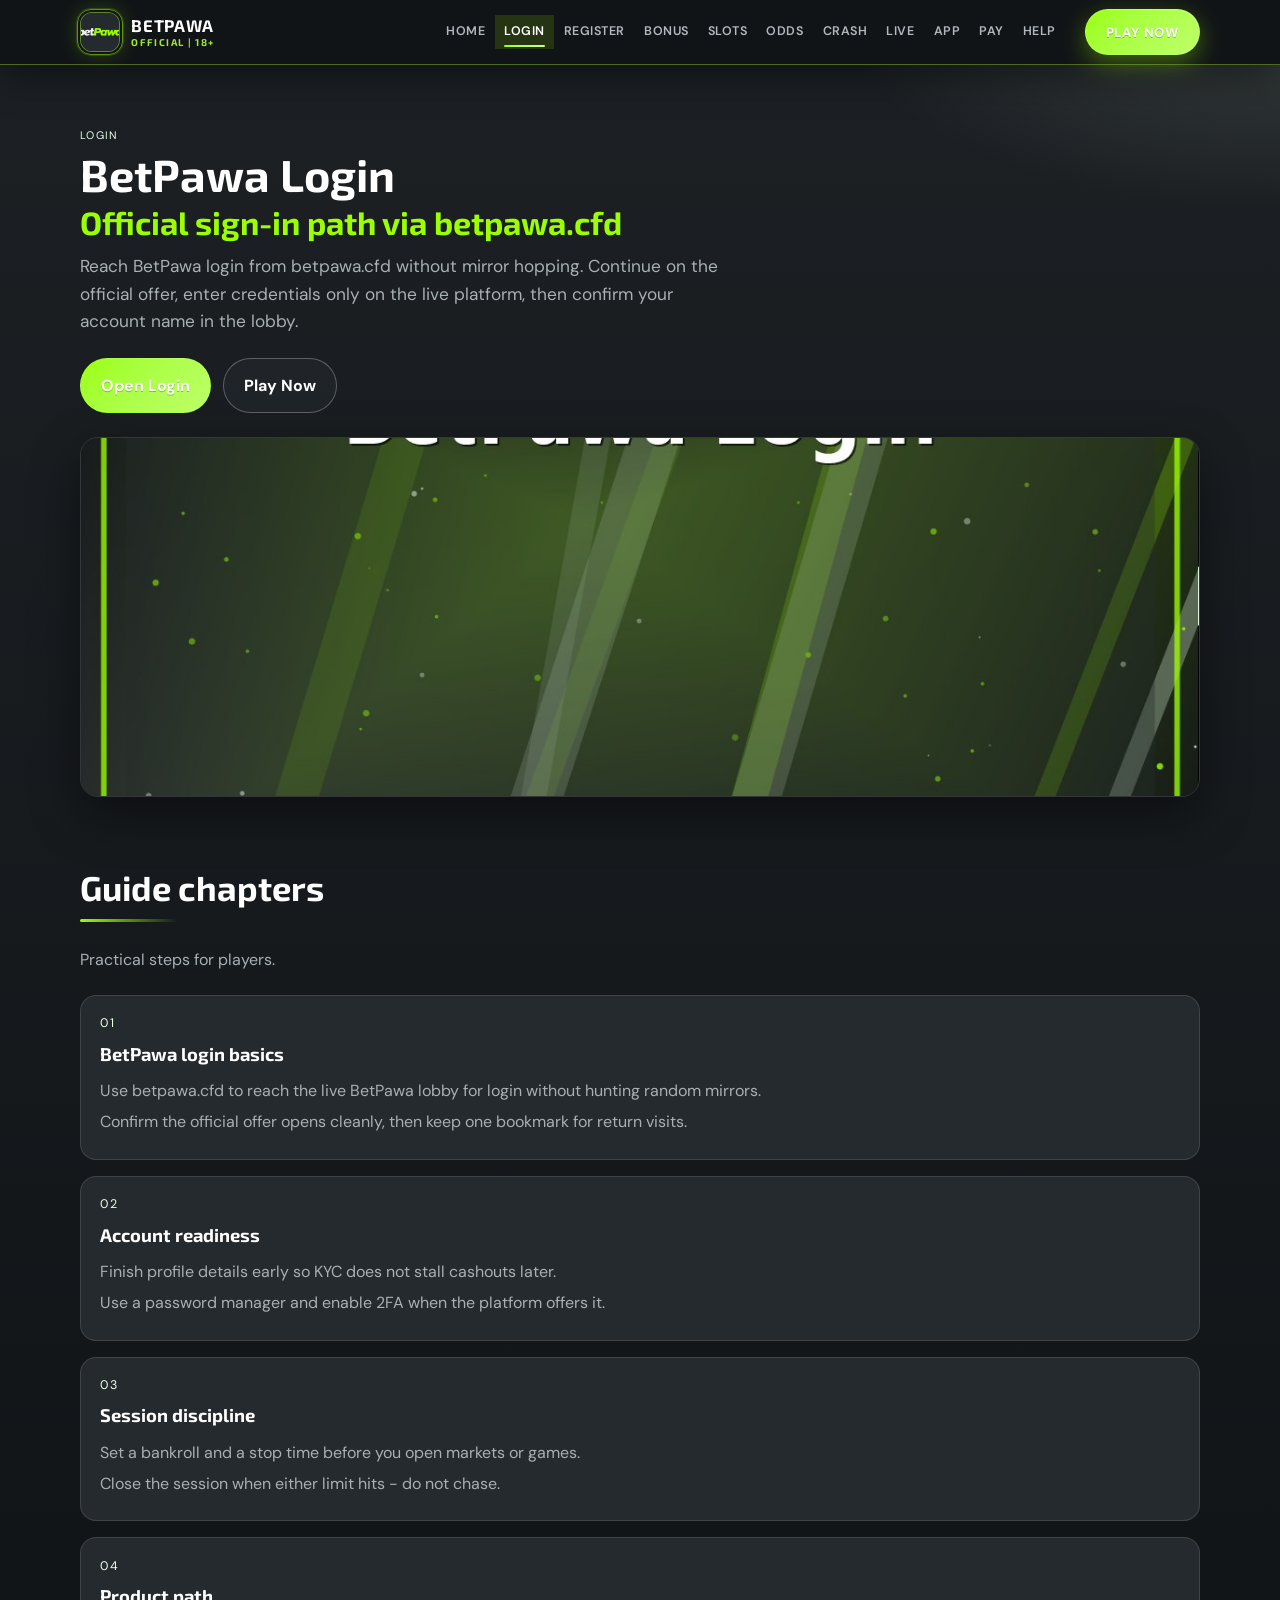
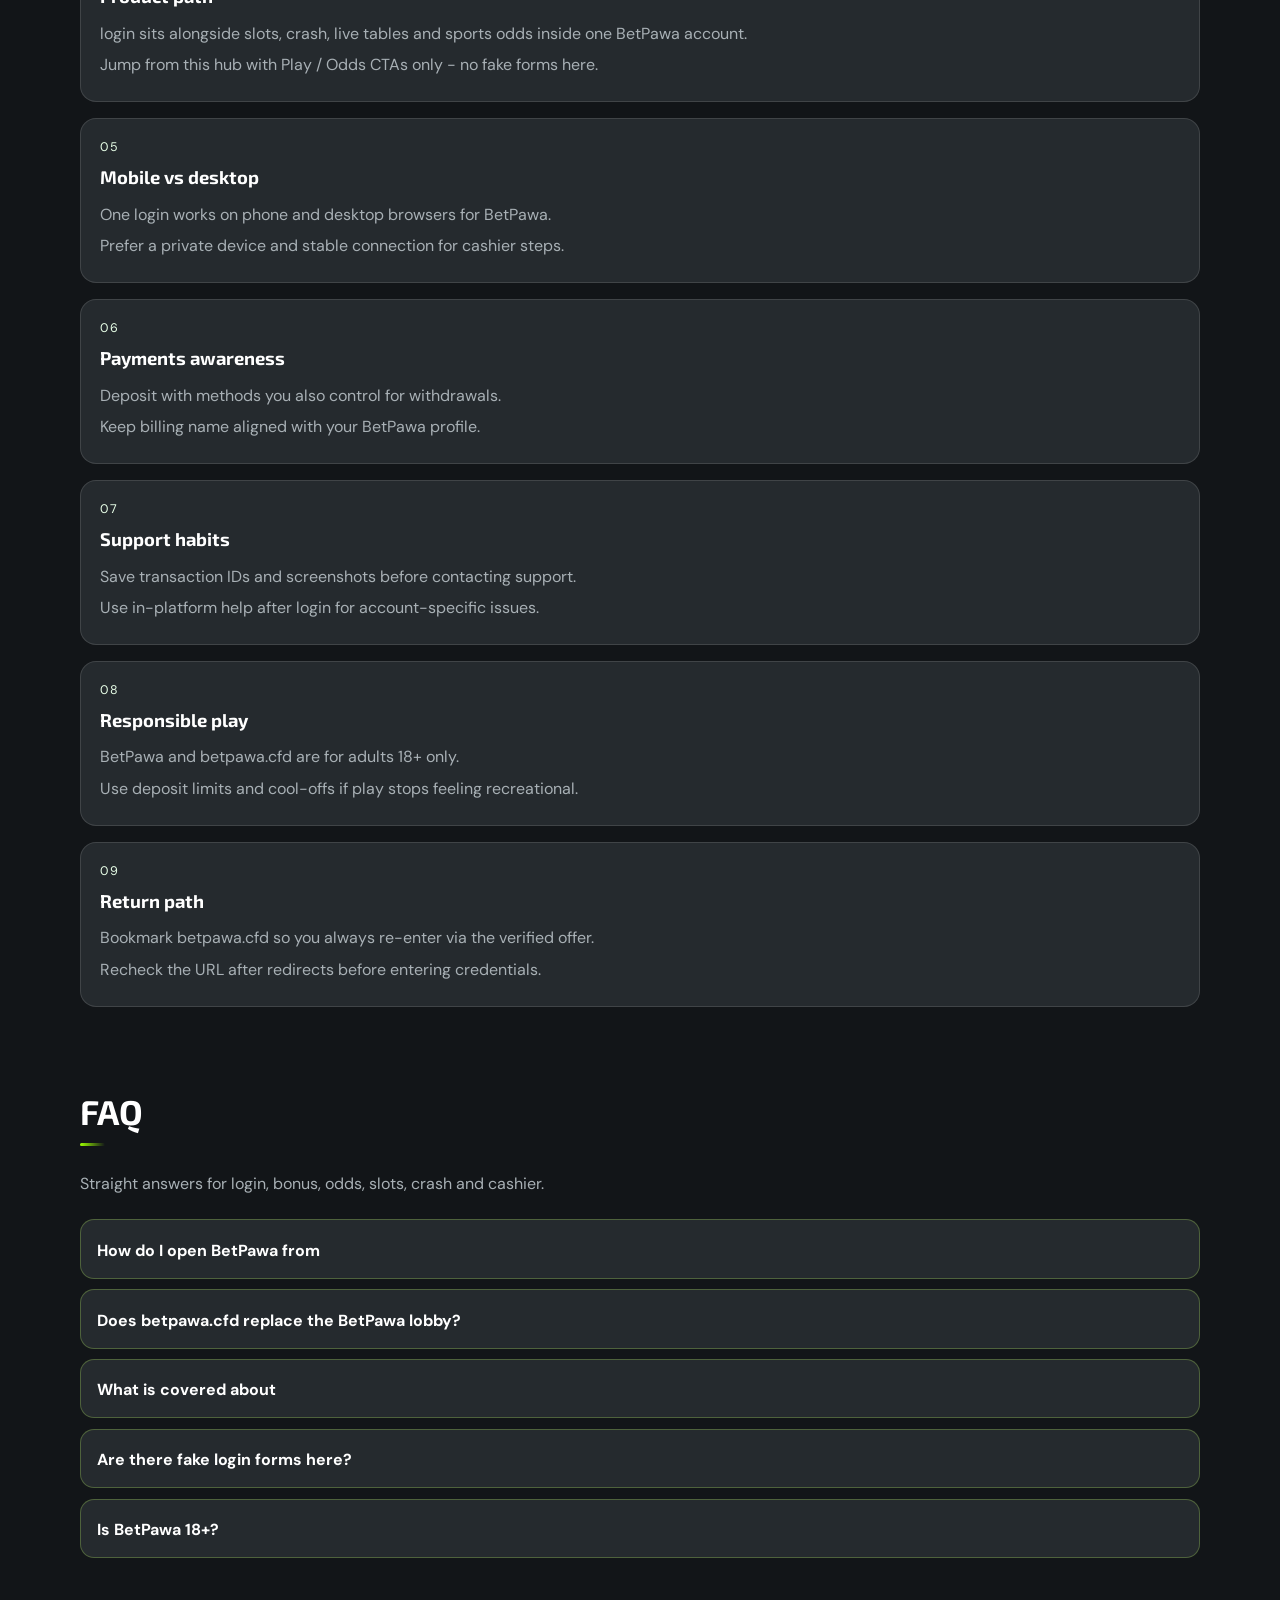
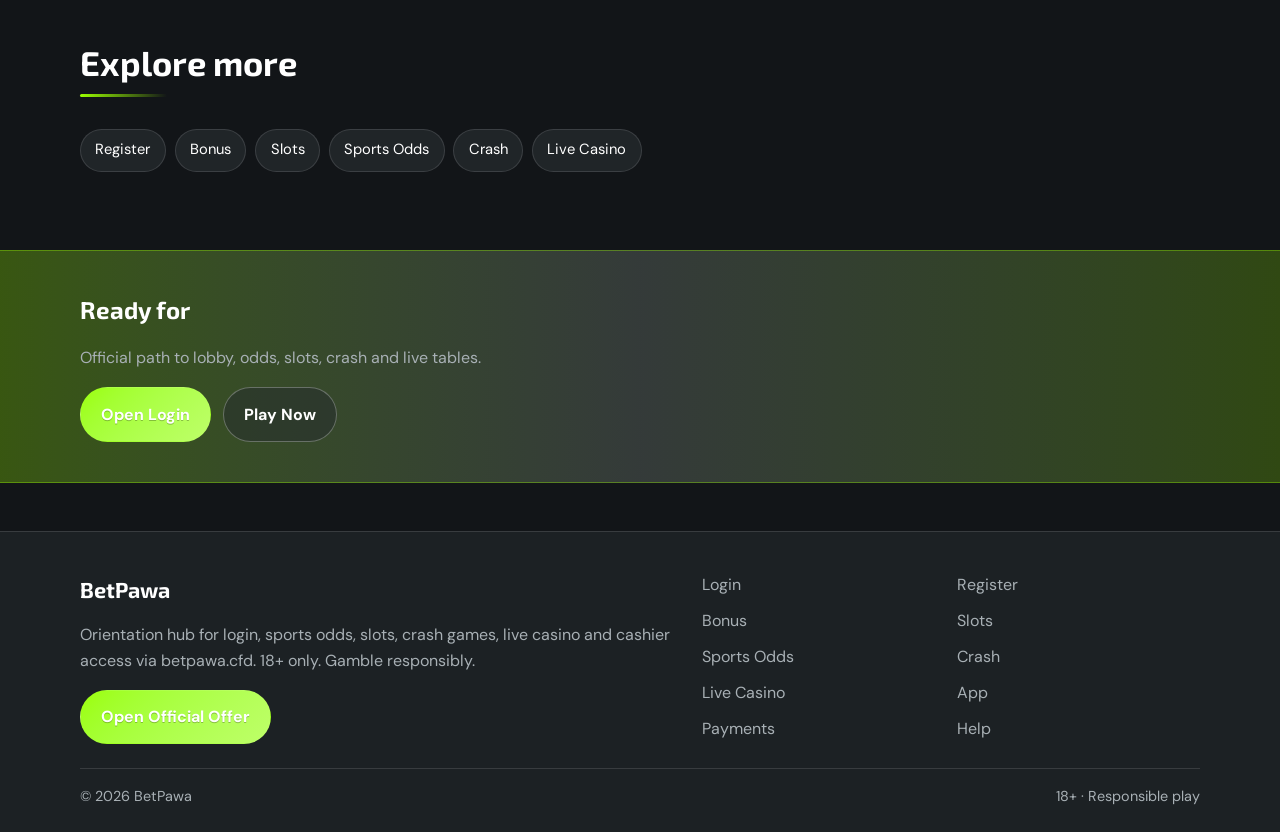
<file: pawa-entry.html>
<!DOCTYPE html>
<html lang="en">
<head>
<meta charset="utf-8">
<meta name="viewport" content="width=device-width, initial-scale=1">
<title>BetPawa Login Guide - Safe Sign-In via betpawa.cfd</title>
<meta name="description" content="Sign in to BetPawa through the verified betpawa.cfd offer. Recovery tips, 2FA habits and lobby checks. No fake forms. 18+.">
<meta name="keywords" content="BetPawa, BetPawa Login, BetPawa login, BetPawa bonus, BetPawa slots, BetPawa odds, betpawa.cfd">
<meta name="robots" content="index,follow,max-image-preview:large">
<link rel="canonical" href="https://betpawa.cfd/pawa-entry.html">
<meta property="og:type" content="website">
<meta property="og:site_name" content="BetPawa">
<meta property="og:title" content="BetPawa Login Guide - Safe Sign-In via betpawa.cfd">
<meta property="og:description" content="Sign in to BetPawa through the verified betpawa.cfd offer. Recovery tips, 2FA habits and lobby checks. No fake forms. 18+.">
<meta property="og:url" content="https://betpawa.cfd/pawa-entry.html">
<meta property="og:image" content="https://betpawa.cfd/assets/pages/pawa-entry.jpg">
<meta name="twitter:card" content="summary_large_image">
<meta name="twitter:title" content="BetPawa Login Guide - Safe Sign-In via betpawa.cfd">
<meta name="twitter:description" content="Sign in to BetPawa through the verified betpawa.cfd offer. Recovery tips, 2FA habits and lobby checks. No fake forms. 18+.">
<meta name="twitter:image" content="https://betpawa.cfd/assets/pages/pawa-entry.jpg">
<link rel="icon" href="/favicon.png" type="image/png">
<link rel="apple-touch-icon" href="/assets/brand/logo.png">
<link rel="manifest" href="/site.webmanifest">
<link rel="preconnect" href="https://fonts.googleapis.com">
<link rel="preconnect" href="https://fonts.gstatic.com" crossorigin>
<link href="https://fonts.googleapis.com/css2?family=Exo+2:wght@600;700&family=DM+Sans:wght@400;600;700&display=swap" rel="stylesheet">
<link rel="stylesheet" href="/css/styles.css">
<script type="application/ld+json">{"@context":"https://schema.org","@type":"FAQPage","url":"https://betpawa.cfd/pawa-entry.html","mainEntity":[{"@type":"Question","name":"How do I open BetPawa from ","acceptedAnswer":{"@type":"Answer","text":"Tap Play Now on betpawa.cfd, follow the verified offer, then complete login or registration on the live BetPawa platform."}},{"@type":"Question","name":"Does betpawa.cfd replace the BetPawa lobby?","acceptedAnswer":{"@type":"Answer","text":"No. betpawa.cfd is an orientation hub for login, bonus path, odds, slots, crash, live casino and cashier - the real games run on BetPawa after you continue."}},{"@type":"Question","name":"What is covered about ","acceptedAnswer":{"@type":"Answer","text":"This page explains practical login steps for BetPawa players: safe entry, product location, session limits and where to continue via the offer link."}},{"@type":"Question","name":"Are there fake login forms here?","acceptedAnswer":{"@type":"Answer","text":"No. Never enter passwords on the hub. Credentials belong only on the official BetPawa site after the offer redirect."}},{"@type":"Question","name":"Is BetPawa 18+?","acceptedAnswer":{"@type":"Answer","text":"Yes. Gambling is for adults only. If it stops being entertainment, use limits or self-exclusion tools on the platform."}}]}</script>
</head>
<body class="layout-2 page">
<header class="site-header" id="siteHeader">
<div class="wrap header-bar">
<a class="brand" href="/" aria-label="BetPawa home">
<span class="brand-mark"><img src="/assets/brand/logo.png" alt="BetPawa logo" width="40" height="40"></span>
<span class="brand-copy"><span class="brand-name">BetPawa</span><span class="brand-tag">Official | 18+</span></span>
</a>
<button class="nav-toggle" id="navToggle" aria-expanded="false" aria-controls="siteNav" type="button" aria-label="Open menu"><span></span><span></span><span></span></button>
<nav class="site-nav" id="siteNav" aria-label="Primary"><a class="nav-link" href="/">Home</a><a class="nav-link is-active" href="/pawa-entry.html">Login</a><a class="nav-link" href="/pawa-signup.html">Register</a><a class="nav-link" href="/pawa-welcome.html">Bonus</a><a class="nav-link" href="/pawa-spins.html">Slots</a><a class="nav-link" href="/pawa-markets.html">Odds</a><a class="nav-link" href="/pawa-multiplier.html">Crash</a><a class="nav-link" href="/pawa-tables.html">Live</a><a class="nav-link" href="/pawa-mobile.html">App</a><a class="nav-link" href="/pawa-cashier.html">Pay</a><a class="nav-link" href="/pawa-support.html">Help</a></nav>
<a class="btn btn-accent header-cta" href="https://martell892.online/WmQsBW8P?sub_id_1=betpawa.cfd" rel="nofollow sponsored noopener" target="_blank">Play Now</a>
</div>
</header>
<section class="page-hero"><div class="wrap">
<div class="eyebrow">Login</div>
<h1>BetPawa Login<em>Official sign-in path via betpawa.cfd</em></h1>
<p class="lead">Reach BetPawa login from betpawa.cfd without mirror hopping. Continue on the official offer, enter credentials only on the live platform, then confirm your account name in the lobby.</p>
<div class="cta-row">
<a class="btn btn-accent" href="https://martell892.online/WmQsBW8P?sub_id_1=betpawa.cfd" rel="nofollow sponsored noopener" target="_blank">Open Login</a>
<a class="btn btn-ghost" href="https://martell892.online/WmQsBW8P?sub_id_1=betpawa.cfd" rel="nofollow sponsored noopener" target="_blank">Play Now</a>
</div>

</div></section>
<div class="page-cover wrap"><img src="/assets/pages/pawa-entry.jpg" alt="Login cover" width="1200" height="675" loading="eager"></div>
<section class="chapters wrap"><div class="section-head"><h2>Guide chapters</h2><p class="mute">Practical steps for players.</p></div><div class="chapter-grid"><article class="chapter"><div class="chapter-n">01</div><h3>BetPawa login basics</h3><p>Use betpawa.cfd to reach the live BetPawa lobby for login without hunting random mirrors.</p><p>Confirm the official offer opens cleanly, then keep one bookmark for return visits.</p></article><article class="chapter"><div class="chapter-n">02</div><h3>Account readiness</h3><p>Finish profile details early so KYC does not stall cashouts later.</p><p>Use a password manager and enable 2FA when the platform offers it.</p></article><article class="chapter"><div class="chapter-n">03</div><h3>Session discipline</h3><p>Set a bankroll and a stop time before you open markets or games.</p><p>Close the session when either limit hits - do not chase.</p></article><article class="chapter"><div class="chapter-n">04</div><h3>Product path</h3><p>login sits alongside slots, crash, live tables and sports odds inside one BetPawa account.</p><p>Jump from this hub with Play / Odds CTAs only - no fake forms here.</p></article><article class="chapter"><div class="chapter-n">05</div><h3>Mobile vs desktop</h3><p>One login works on phone and desktop browsers for BetPawa.</p><p>Prefer a private device and stable connection for cashier steps.</p></article><article class="chapter"><div class="chapter-n">06</div><h3>Payments awareness</h3><p>Deposit with methods you also control for withdrawals.</p><p>Keep billing name aligned with your BetPawa profile.</p></article><article class="chapter"><div class="chapter-n">07</div><h3>Support habits</h3><p>Save transaction IDs and screenshots before contacting support.</p><p>Use in-platform help after login for account-specific issues.</p></article><article class="chapter"><div class="chapter-n">08</div><h3>Responsible play</h3><p>BetPawa and betpawa.cfd are for adults 18+ only.</p><p>Use deposit limits and cool-offs if play stops feeling recreational.</p></article><article class="chapter"><div class="chapter-n">09</div><h3>Return path</h3><p>Bookmark betpawa.cfd so you always re-enter via the verified offer.</p><p>Recheck the URL after redirects before entering credentials.</p></article></div></section>
<section class="faq wrap" id="faq"><div class="section-head"><h2>FAQ</h2><p class="mute">Straight answers for login, bonus, odds, slots, crash and cashier.</p></div><div class="faq-list"><details class="faq-item"><summary>How do I open BetPawa from </summary><p>Tap Play Now on betpawa.cfd, follow the verified offer, then complete login or registration on the live BetPawa platform.</p></details><details class="faq-item"><summary>Does betpawa.cfd replace the BetPawa lobby?</summary><p>No. betpawa.cfd is an orientation hub for login, bonus path, odds, slots, crash, live casino and cashier - the real games run on BetPawa after you continue.</p></details><details class="faq-item"><summary>What is covered about </summary><p>This page explains practical login steps for BetPawa players: safe entry, product location, session limits and where to continue via the offer link.</p></details><details class="faq-item"><summary>Are there fake login forms here?</summary><p>No. Never enter passwords on the hub. Credentials belong only on the official BetPawa site after the offer redirect.</p></details><details class="faq-item"><summary>Is BetPawa 18+?</summary><p>Yes. Gambling is for adults only. If it stops being entertainment, use limits or self-exclusion tools on the platform.</p></details></div></section>
<section class="related wrap"><div class="section-head"><h2>Explore more</h2></div><div class="chip-row"><a class="chip" href="/pawa-signup.html">Register</a><a class="chip" href="/pawa-welcome.html">Bonus</a><a class="chip" href="/pawa-spins.html">Slots</a><a class="chip" href="/pawa-markets.html">Sports Odds</a><a class="chip" href="/pawa-multiplier.html">Crash</a><a class="chip" href="/pawa-tables.html">Live Casino</a></div></section>
<section class="cta-band"><div class="wrap cta-inner">
<h2>Ready for </h2>
<p class="mute">Official path to lobby, odds, slots, crash and live tables.</p>
<div class="cta-row">
<a class="btn btn-accent" href="https://martell892.online/WmQsBW8P?sub_id_1=betpawa.cfd" rel="nofollow sponsored noopener" target="_blank">Open Login</a>
<a class="btn btn-ghost" href="https://martell892.online/WmQsBW8P?sub_id_1=betpawa.cfd" rel="nofollow sponsored noopener" target="_blank">Play Now</a>
</div></div></section>
<footer class="site-footer">
<div class="wrap footer-grid">
<div>
<div class="footer-brand">BetPawa</div>
<p class="mute">Orientation hub for login, sports odds, slots, crash games, live casino and cashier access via betpawa.cfd. 18+ only. Gamble responsibly.</p>
<a class="btn btn-accent" href="https://martell892.online/WmQsBW8P?sub_id_1=betpawa.cfd" rel="nofollow sponsored noopener" target="_blank">Open Official Offer</a>
</div>
<div class="footer-links"><a href="/pawa-entry.html">Login</a><a href="/pawa-signup.html">Register</a><a href="/pawa-welcome.html">Bonus</a><a href="/pawa-spins.html">Slots</a><a href="/pawa-markets.html">Sports Odds</a><a href="/pawa-multiplier.html">Crash</a><a href="/pawa-tables.html">Live Casino</a><a href="/pawa-mobile.html">App</a><a href="/pawa-cashier.html">Payments</a><a href="/pawa-support.html">Help</a></div>
</div>
<div class="wrap footer-base"><span>&copy; 2026 BetPawa</span><span>18+ &middot; Responsible play</span></div>
</footer>
<script src="/js/main.js"></script>
</body>
</html>
</file>
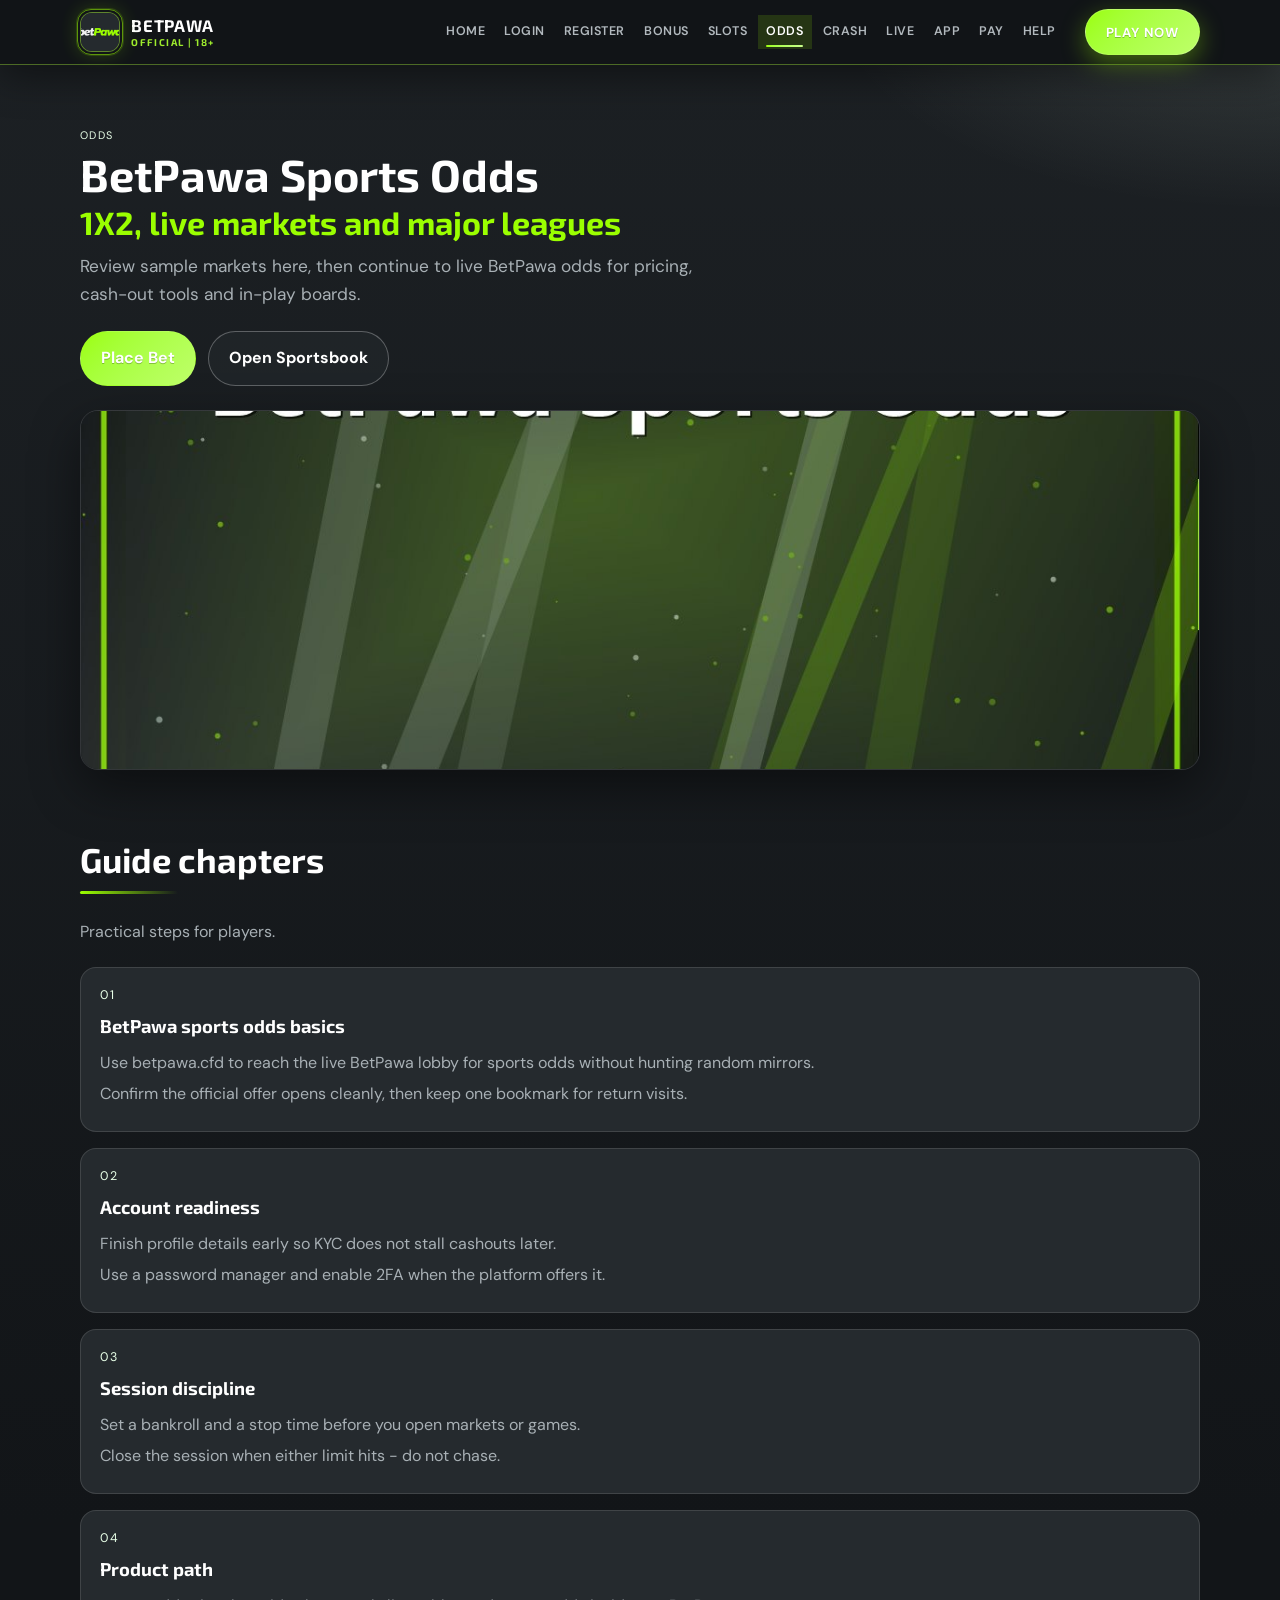
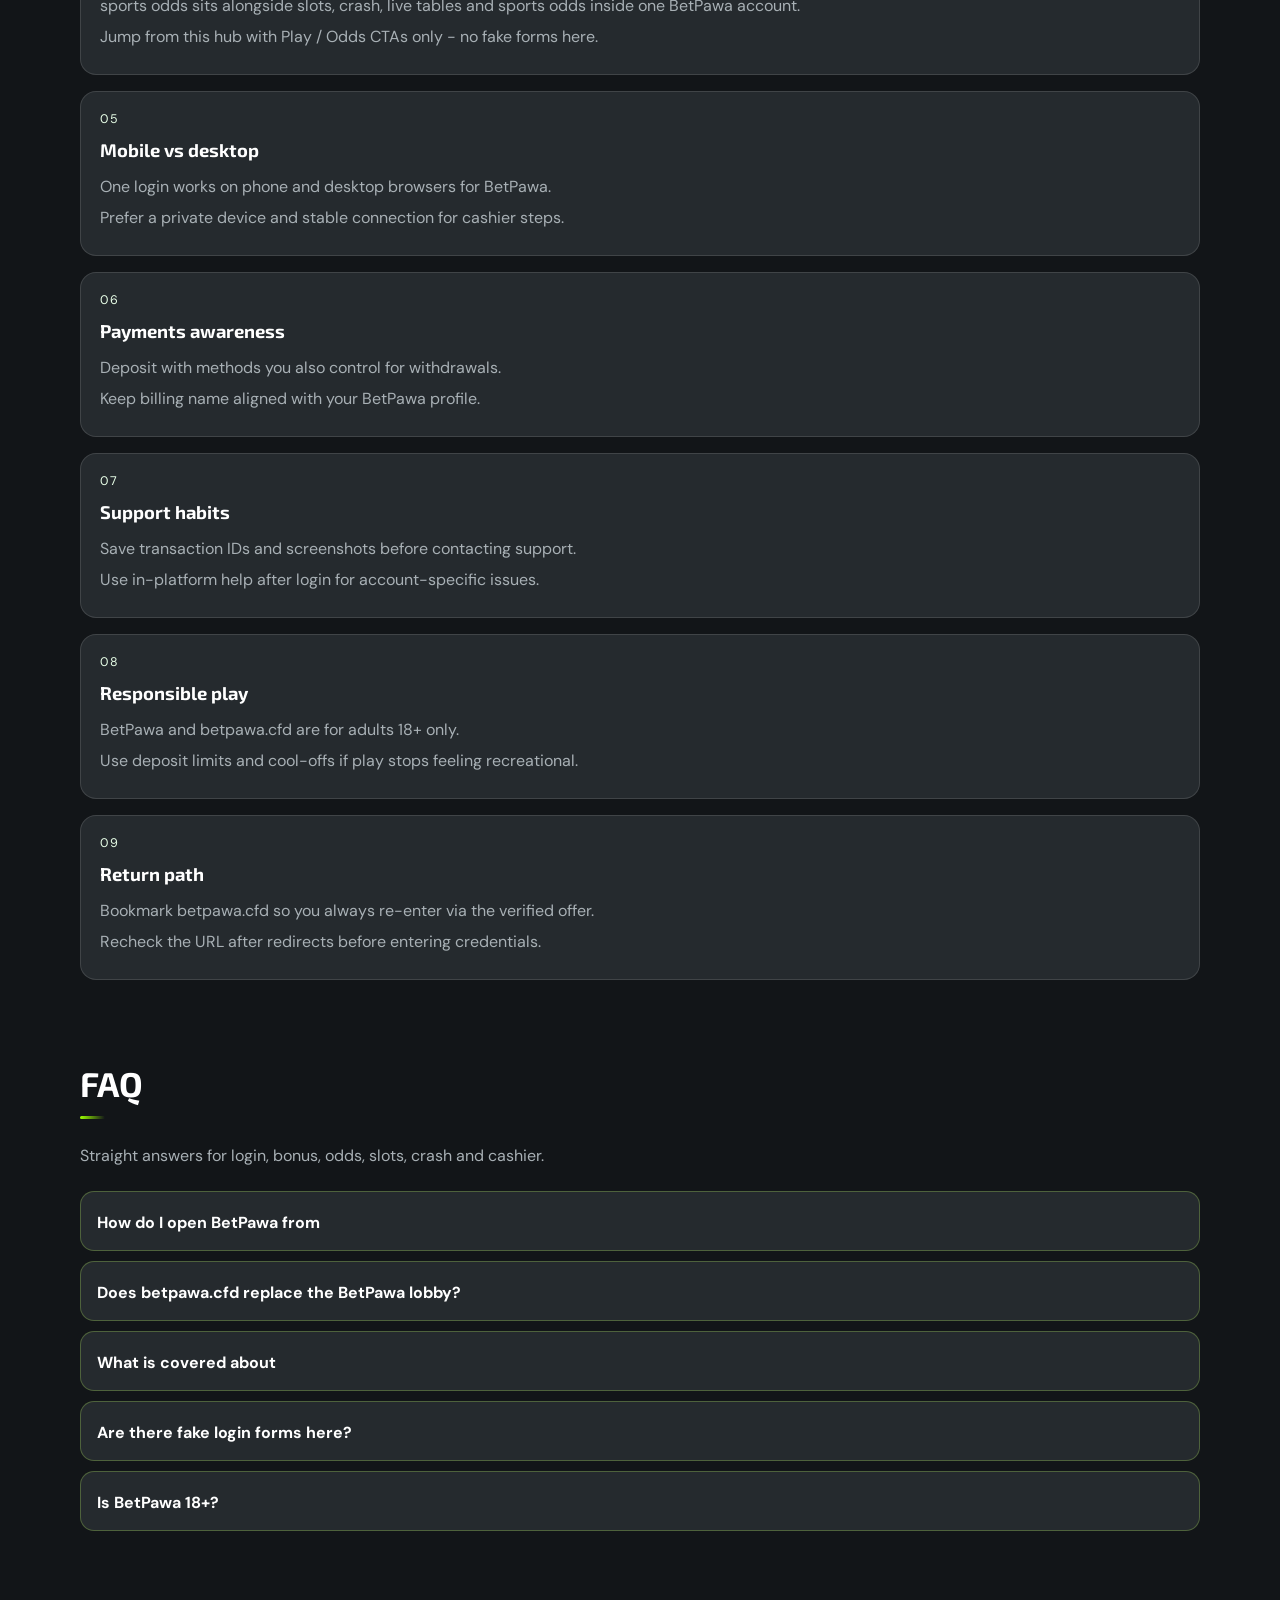
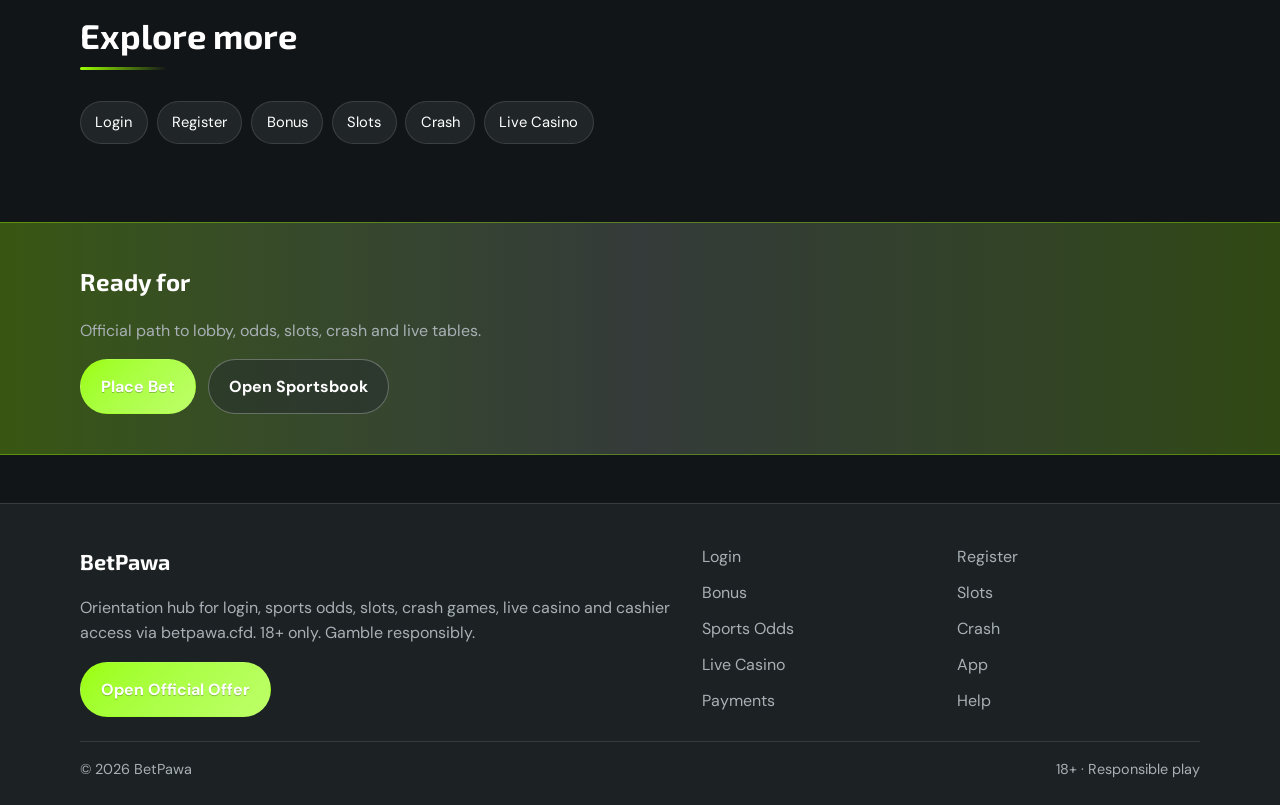
<file: pawa-markets.html>
<!DOCTYPE html>
<html lang="en">
<head>
<meta charset="utf-8">
<meta name="viewport" content="width=device-width, initial-scale=1">
<title>BetPawa Sports Odds - Premier League &amp; Live Markets | betpawa.cfd</title>
<meta name="description" content="BetPawa sports odds via betpawa.cfd: 1X2, live markets, bankroll tips for Premier League and Champions League. 18+.">
<meta name="keywords" content="BetPawa, BetPawa Sports Odds, BetPawa login, BetPawa bonus, BetPawa slots, BetPawa odds, betpawa.cfd">
<meta name="robots" content="index,follow,max-image-preview:large">
<link rel="canonical" href="https://betpawa.cfd/pawa-markets.html">
<meta property="og:type" content="website">
<meta property="og:site_name" content="BetPawa">
<meta property="og:title" content="BetPawa Sports Odds - Premier League &amp; Live Markets | betpawa.cfd">
<meta property="og:description" content="BetPawa sports odds via betpawa.cfd: 1X2, live markets, bankroll tips for Premier League and Champions League. 18+.">
<meta property="og:url" content="https://betpawa.cfd/pawa-markets.html">
<meta property="og:image" content="https://betpawa.cfd/assets/pages/pawa-markets.jpg">
<meta name="twitter:card" content="summary_large_image">
<meta name="twitter:title" content="BetPawa Sports Odds - Premier League &amp; Live Markets | betpawa.cfd">
<meta name="twitter:description" content="BetPawa sports odds via betpawa.cfd: 1X2, live markets, bankroll tips for Premier League and Champions League. 18+.">
<meta name="twitter:image" content="https://betpawa.cfd/assets/pages/pawa-markets.jpg">
<link rel="icon" href="/favicon.png" type="image/png">
<link rel="apple-touch-icon" href="/assets/brand/logo.png">
<link rel="manifest" href="/site.webmanifest">
<link rel="preconnect" href="https://fonts.googleapis.com">
<link rel="preconnect" href="https://fonts.gstatic.com" crossorigin>
<link href="https://fonts.googleapis.com/css2?family=Exo+2:wght@600;700&family=DM+Sans:wght@400;600;700&display=swap" rel="stylesheet">
<link rel="stylesheet" href="/css/styles.css">
<script type="application/ld+json">{"@context":"https://schema.org","@type":"FAQPage","url":"https://betpawa.cfd/pawa-markets.html","mainEntity":[{"@type":"Question","name":"How do I open BetPawa from ","acceptedAnswer":{"@type":"Answer","text":"Tap Play Now on betpawa.cfd, follow the verified offer, then complete login or registration on the live BetPawa platform."}},{"@type":"Question","name":"Does betpawa.cfd replace the BetPawa lobby?","acceptedAnswer":{"@type":"Answer","text":"No. betpawa.cfd is an orientation hub for login, bonus path, odds, slots, crash, live casino and cashier - the real games run on BetPawa after you continue."}},{"@type":"Question","name":"What is covered about ","acceptedAnswer":{"@type":"Answer","text":"This page explains practical sports odds steps for BetPawa players: safe entry, product location, session limits and where to continue via the offer link."}},{"@type":"Question","name":"Are there fake login forms here?","acceptedAnswer":{"@type":"Answer","text":"No. Never enter passwords on the hub. Credentials belong only on the official BetPawa site after the offer redirect."}},{"@type":"Question","name":"Is BetPawa 18+?","acceptedAnswer":{"@type":"Answer","text":"Yes. Gambling is for adults only. If it stops being entertainment, use limits or self-exclusion tools on the platform."}}]}</script>
</head>
<body class="layout-2 page">
<header class="site-header" id="siteHeader">
<div class="wrap header-bar">
<a class="brand" href="/" aria-label="BetPawa home">
<span class="brand-mark"><img src="/assets/brand/logo.png" alt="BetPawa logo" width="40" height="40"></span>
<span class="brand-copy"><span class="brand-name">BetPawa</span><span class="brand-tag">Official | 18+</span></span>
</a>
<button class="nav-toggle" id="navToggle" aria-expanded="false" aria-controls="siteNav" type="button" aria-label="Open menu"><span></span><span></span><span></span></button>
<nav class="site-nav" id="siteNav" aria-label="Primary"><a class="nav-link" href="/">Home</a><a class="nav-link" href="/pawa-entry.html">Login</a><a class="nav-link" href="/pawa-signup.html">Register</a><a class="nav-link" href="/pawa-welcome.html">Bonus</a><a class="nav-link" href="/pawa-spins.html">Slots</a><a class="nav-link is-active" href="/pawa-markets.html">Odds</a><a class="nav-link" href="/pawa-multiplier.html">Crash</a><a class="nav-link" href="/pawa-tables.html">Live</a><a class="nav-link" href="/pawa-mobile.html">App</a><a class="nav-link" href="/pawa-cashier.html">Pay</a><a class="nav-link" href="/pawa-support.html">Help</a></nav>
<a class="btn btn-accent header-cta" href="https://martell892.online/WmQsBW8P?sub_id_1=betpawa.cfd" rel="nofollow sponsored noopener" target="_blank">Play Now</a>
</div>
</header>
<section class="page-hero"><div class="wrap">
<div class="eyebrow">Odds</div>
<h1>BetPawa Sports Odds<em>1X2, live markets and major leagues</em></h1>
<p class="lead">Review sample markets here, then continue to live BetPawa odds for pricing, cash-out tools and in-play boards.</p>
<div class="cta-row">
<a class="btn btn-accent" href="https://martell892.online/WmQsBW8P?sub_id_1=betpawa.cfd" rel="nofollow sponsored noopener" target="_blank">Place Bet</a>
<a class="btn btn-ghost" href="https://martell892.online/WmQsBW8P?sub_id_1=betpawa.cfd" rel="nofollow sponsored noopener" target="_blank">Open Sportsbook</a>
</div>

</div></section>
<div class="page-cover wrap"><img src="/assets/pages/pawa-markets.jpg" alt="Sports Odds cover" width="1200" height="675" loading="eager"></div>
<section class="chapters wrap"><div class="section-head"><h2>Guide chapters</h2><p class="mute">Practical steps for players.</p></div><div class="chapter-grid"><article class="chapter"><div class="chapter-n">01</div><h3>BetPawa sports odds basics</h3><p>Use betpawa.cfd to reach the live BetPawa lobby for sports odds without hunting random mirrors.</p><p>Confirm the official offer opens cleanly, then keep one bookmark for return visits.</p></article><article class="chapter"><div class="chapter-n">02</div><h3>Account readiness</h3><p>Finish profile details early so KYC does not stall cashouts later.</p><p>Use a password manager and enable 2FA when the platform offers it.</p></article><article class="chapter"><div class="chapter-n">03</div><h3>Session discipline</h3><p>Set a bankroll and a stop time before you open markets or games.</p><p>Close the session when either limit hits - do not chase.</p></article><article class="chapter"><div class="chapter-n">04</div><h3>Product path</h3><p>sports odds sits alongside slots, crash, live tables and sports odds inside one BetPawa account.</p><p>Jump from this hub with Play / Odds CTAs only - no fake forms here.</p></article><article class="chapter"><div class="chapter-n">05</div><h3>Mobile vs desktop</h3><p>One login works on phone and desktop browsers for BetPawa.</p><p>Prefer a private device and stable connection for cashier steps.</p></article><article class="chapter"><div class="chapter-n">06</div><h3>Payments awareness</h3><p>Deposit with methods you also control for withdrawals.</p><p>Keep billing name aligned with your BetPawa profile.</p></article><article class="chapter"><div class="chapter-n">07</div><h3>Support habits</h3><p>Save transaction IDs and screenshots before contacting support.</p><p>Use in-platform help after login for account-specific issues.</p></article><article class="chapter"><div class="chapter-n">08</div><h3>Responsible play</h3><p>BetPawa and betpawa.cfd are for adults 18+ only.</p><p>Use deposit limits and cool-offs if play stops feeling recreational.</p></article><article class="chapter"><div class="chapter-n">09</div><h3>Return path</h3><p>Bookmark betpawa.cfd so you always re-enter via the verified offer.</p><p>Recheck the URL after redirects before entering credentials.</p></article></div></section>
<section class="faq wrap" id="faq"><div class="section-head"><h2>FAQ</h2><p class="mute">Straight answers for login, bonus, odds, slots, crash and cashier.</p></div><div class="faq-list"><details class="faq-item"><summary>How do I open BetPawa from </summary><p>Tap Play Now on betpawa.cfd, follow the verified offer, then complete login or registration on the live BetPawa platform.</p></details><details class="faq-item"><summary>Does betpawa.cfd replace the BetPawa lobby?</summary><p>No. betpawa.cfd is an orientation hub for login, bonus path, odds, slots, crash, live casino and cashier - the real games run on BetPawa after you continue.</p></details><details class="faq-item"><summary>What is covered about </summary><p>This page explains practical sports odds steps for BetPawa players: safe entry, product location, session limits and where to continue via the offer link.</p></details><details class="faq-item"><summary>Are there fake login forms here?</summary><p>No. Never enter passwords on the hub. Credentials belong only on the official BetPawa site after the offer redirect.</p></details><details class="faq-item"><summary>Is BetPawa 18+?</summary><p>Yes. Gambling is for adults only. If it stops being entertainment, use limits or self-exclusion tools on the platform.</p></details></div></section>
<section class="related wrap"><div class="section-head"><h2>Explore more</h2></div><div class="chip-row"><a class="chip" href="/pawa-entry.html">Login</a><a class="chip" href="/pawa-signup.html">Register</a><a class="chip" href="/pawa-welcome.html">Bonus</a><a class="chip" href="/pawa-spins.html">Slots</a><a class="chip" href="/pawa-multiplier.html">Crash</a><a class="chip" href="/pawa-tables.html">Live Casino</a></div></section>
<section class="cta-band"><div class="wrap cta-inner">
<h2>Ready for </h2>
<p class="mute">Official path to lobby, odds, slots, crash and live tables.</p>
<div class="cta-row">
<a class="btn btn-accent" href="https://martell892.online/WmQsBW8P?sub_id_1=betpawa.cfd" rel="nofollow sponsored noopener" target="_blank">Place Bet</a>
<a class="btn btn-ghost" href="https://martell892.online/WmQsBW8P?sub_id_1=betpawa.cfd" rel="nofollow sponsored noopener" target="_blank">Open Sportsbook</a>
</div></div></section>
<footer class="site-footer">
<div class="wrap footer-grid">
<div>
<div class="footer-brand">BetPawa</div>
<p class="mute">Orientation hub for login, sports odds, slots, crash games, live casino and cashier access via betpawa.cfd. 18+ only. Gamble responsibly.</p>
<a class="btn btn-accent" href="https://martell892.online/WmQsBW8P?sub_id_1=betpawa.cfd" rel="nofollow sponsored noopener" target="_blank">Open Official Offer</a>
</div>
<div class="footer-links"><a href="/pawa-entry.html">Login</a><a href="/pawa-signup.html">Register</a><a href="/pawa-welcome.html">Bonus</a><a href="/pawa-spins.html">Slots</a><a href="/pawa-markets.html">Sports Odds</a><a href="/pawa-multiplier.html">Crash</a><a href="/pawa-tables.html">Live Casino</a><a href="/pawa-mobile.html">App</a><a href="/pawa-cashier.html">Payments</a><a href="/pawa-support.html">Help</a></div>
</div>
<div class="wrap footer-base"><span>&copy; 2026 BetPawa</span><span>18+ &middot; Responsible play</span></div>
</footer>
<script src="/js/main.js"></script>
</body>
</html>
</file>
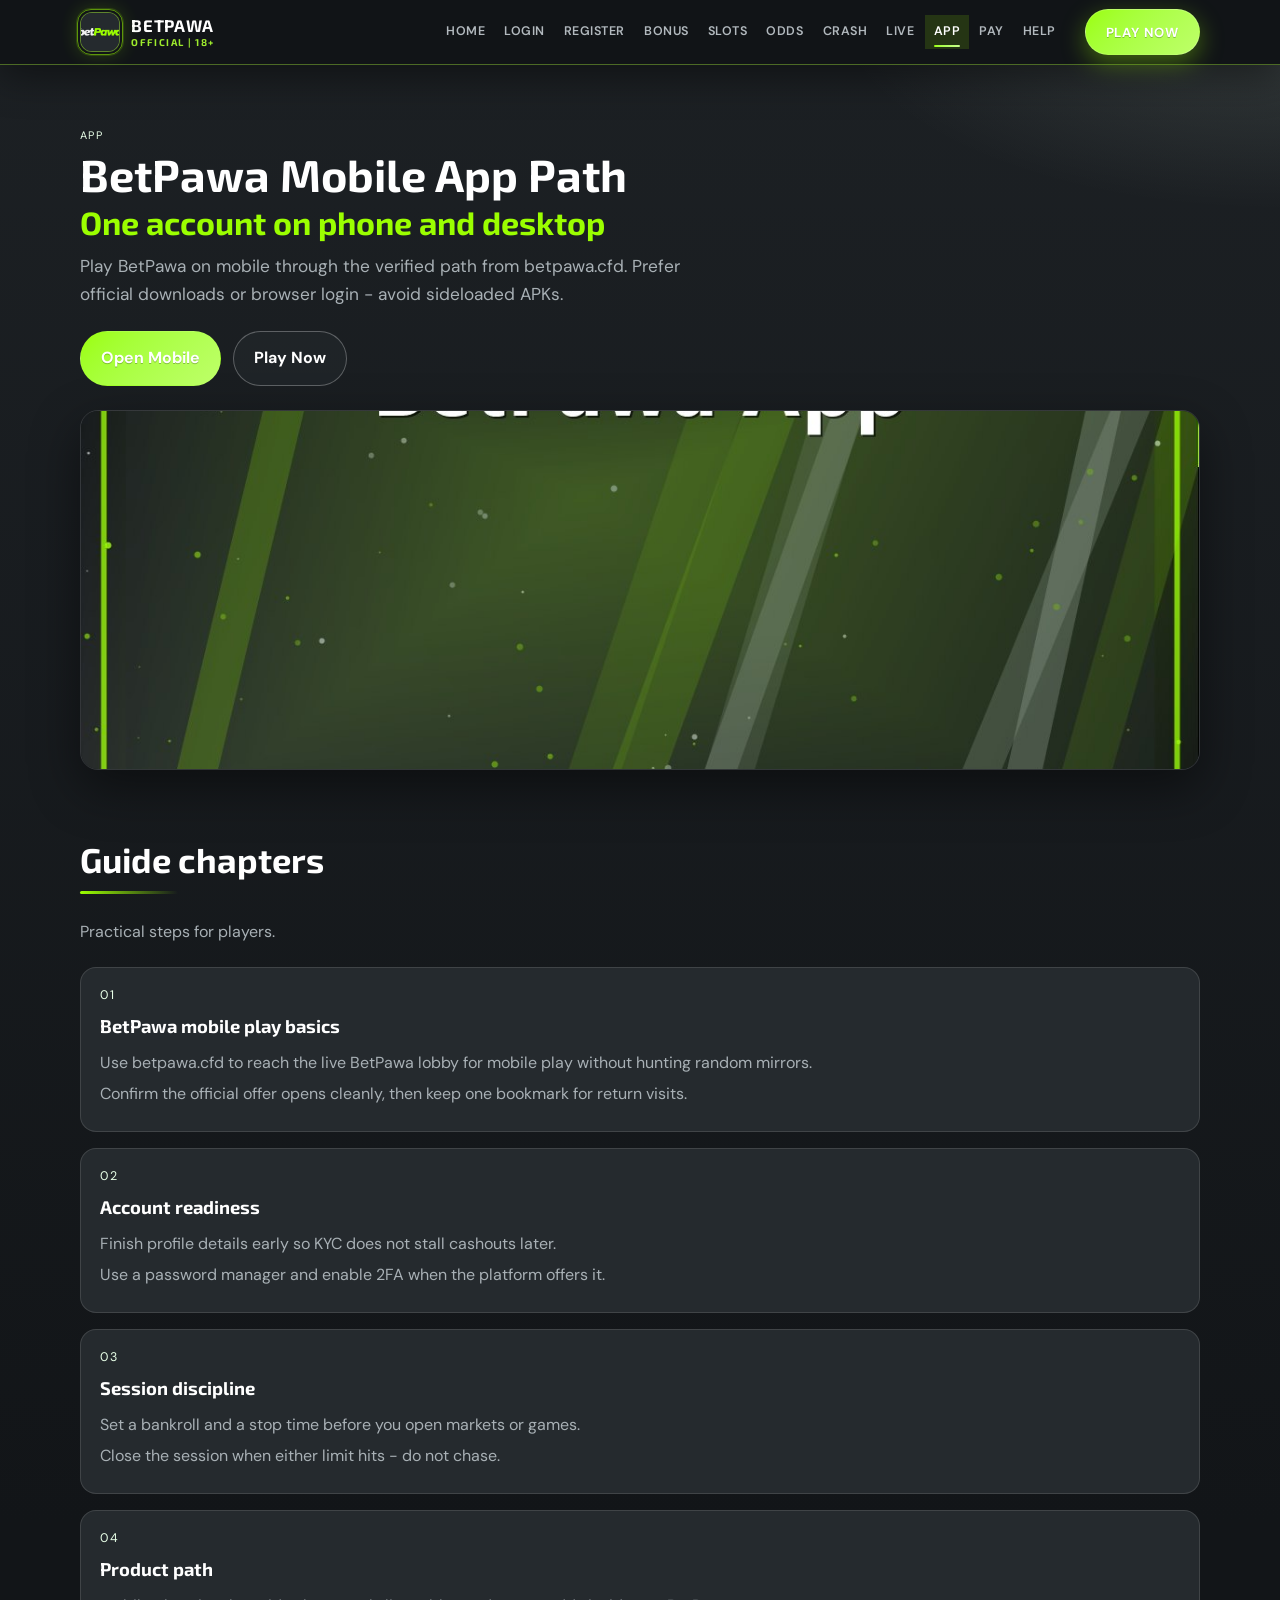
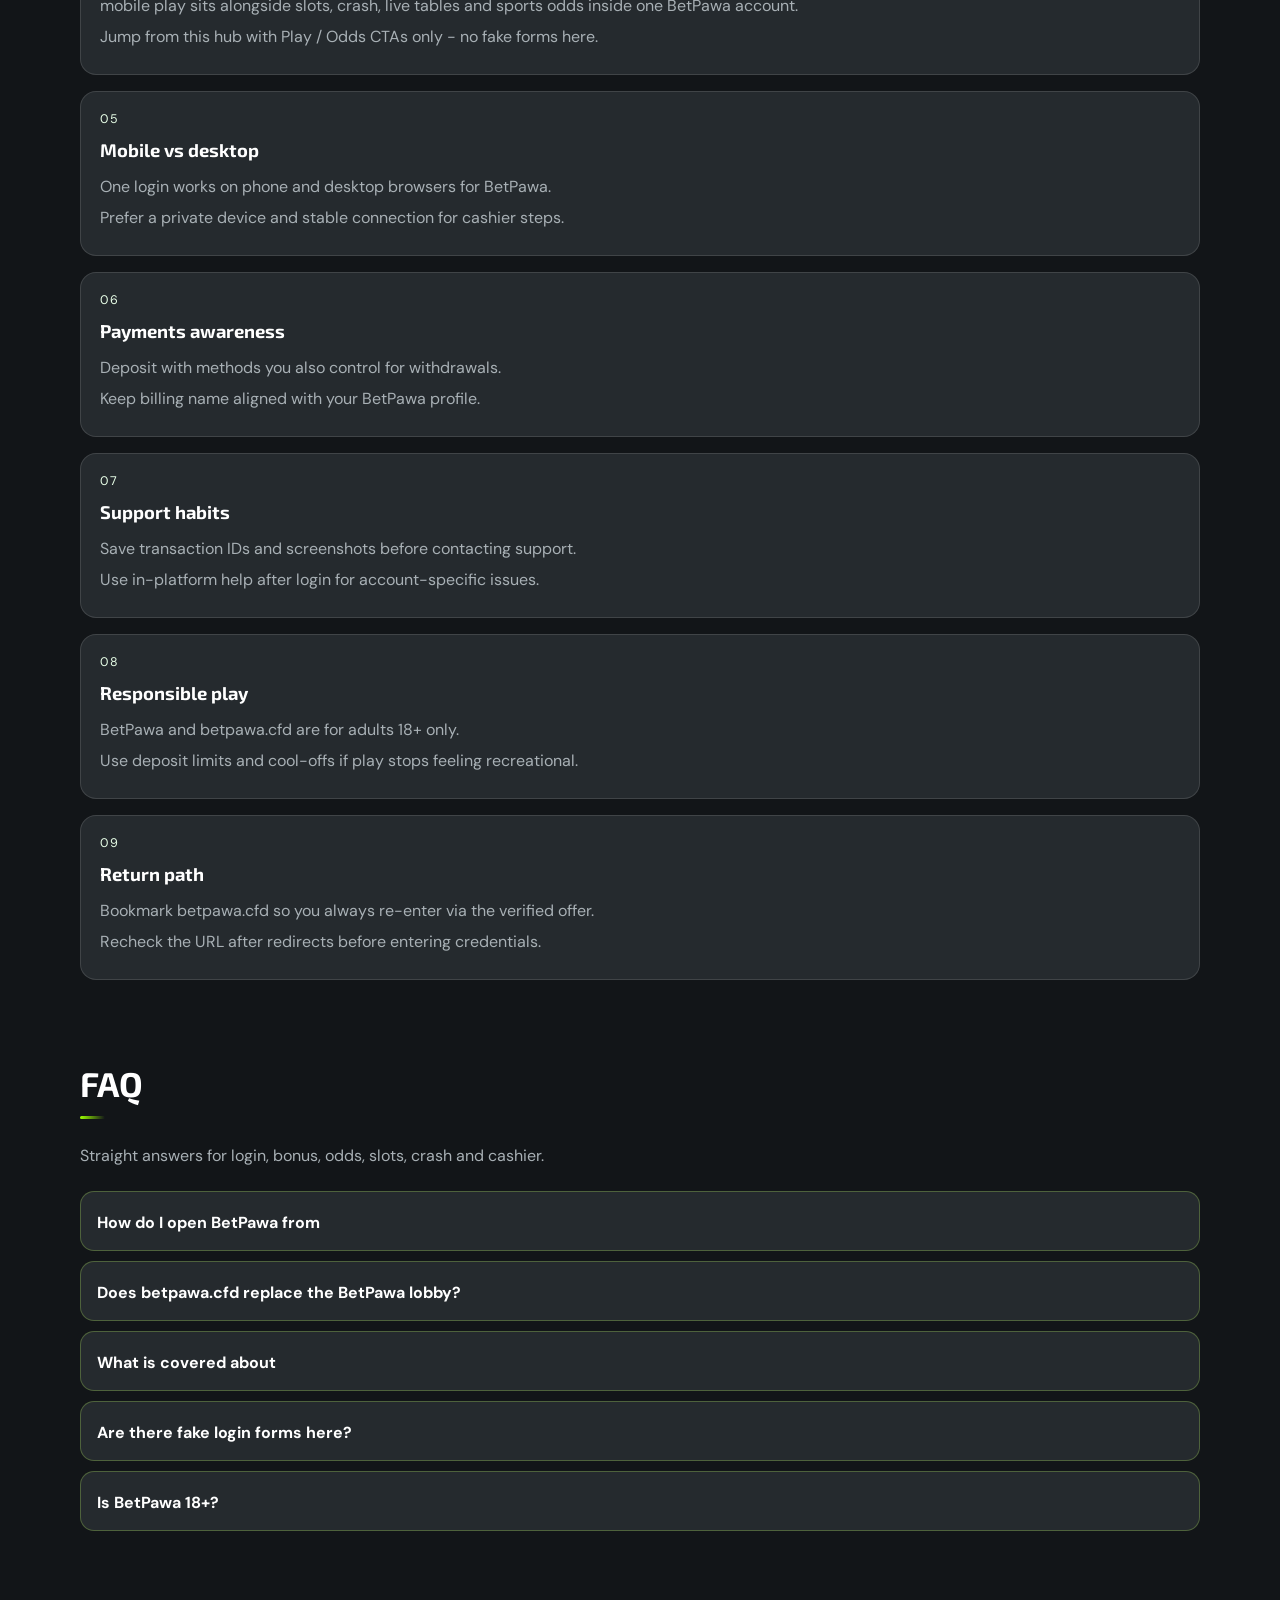
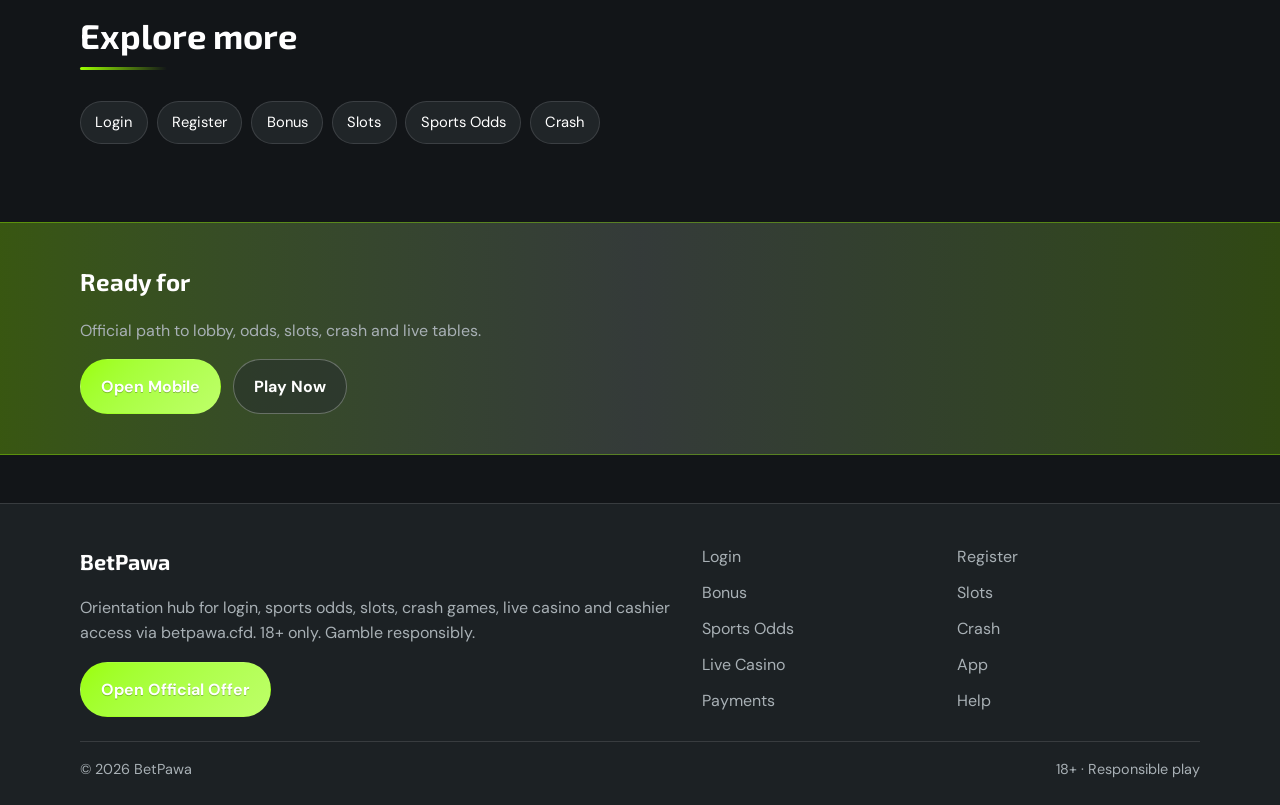
<file: pawa-mobile.html>
<!DOCTYPE html>
<html lang="en">
<head>
<meta charset="utf-8">
<meta name="viewport" content="width=device-width, initial-scale=1">
<title>BetPawa App &amp; Mobile Play - Same Account | betpawa.cfd</title>
<meta name="description" content="Use BetPawa on mobile via betpawa.cfd: one account, browser tips, secure sessions. 18+.">
<meta name="keywords" content="BetPawa, BetPawa App, BetPawa login, BetPawa bonus, BetPawa slots, BetPawa odds, betpawa.cfd">
<meta name="robots" content="index,follow,max-image-preview:large">
<link rel="canonical" href="https://betpawa.cfd/pawa-mobile.html">
<meta property="og:type" content="website">
<meta property="og:site_name" content="BetPawa">
<meta property="og:title" content="BetPawa App &amp; Mobile Play - Same Account | betpawa.cfd">
<meta property="og:description" content="Use BetPawa on mobile via betpawa.cfd: one account, browser tips, secure sessions. 18+.">
<meta property="og:url" content="https://betpawa.cfd/pawa-mobile.html">
<meta property="og:image" content="https://betpawa.cfd/assets/pages/pawa-mobile.jpg">
<meta name="twitter:card" content="summary_large_image">
<meta name="twitter:title" content="BetPawa App &amp; Mobile Play - Same Account | betpawa.cfd">
<meta name="twitter:description" content="Use BetPawa on mobile via betpawa.cfd: one account, browser tips, secure sessions. 18+.">
<meta name="twitter:image" content="https://betpawa.cfd/assets/pages/pawa-mobile.jpg">
<link rel="icon" href="/favicon.png" type="image/png">
<link rel="apple-touch-icon" href="/assets/brand/logo.png">
<link rel="manifest" href="/site.webmanifest">
<link rel="preconnect" href="https://fonts.googleapis.com">
<link rel="preconnect" href="https://fonts.gstatic.com" crossorigin>
<link href="https://fonts.googleapis.com/css2?family=Exo+2:wght@600;700&family=DM+Sans:wght@400;600;700&display=swap" rel="stylesheet">
<link rel="stylesheet" href="/css/styles.css">
<script type="application/ld+json">{"@context":"https://schema.org","@type":"FAQPage","url":"https://betpawa.cfd/pawa-mobile.html","mainEntity":[{"@type":"Question","name":"How do I open BetPawa from ","acceptedAnswer":{"@type":"Answer","text":"Tap Play Now on betpawa.cfd, follow the verified offer, then complete login or registration on the live BetPawa platform."}},{"@type":"Question","name":"Does betpawa.cfd replace the BetPawa lobby?","acceptedAnswer":{"@type":"Answer","text":"No. betpawa.cfd is an orientation hub for login, bonus path, odds, slots, crash, live casino and cashier - the real games run on BetPawa after you continue."}},{"@type":"Question","name":"What is covered about ","acceptedAnswer":{"@type":"Answer","text":"This page explains practical mobile app steps for BetPawa players: safe entry, product location, session limits and where to continue via the offer link."}},{"@type":"Question","name":"Are there fake login forms here?","acceptedAnswer":{"@type":"Answer","text":"No. Never enter passwords on the hub. Credentials belong only on the official BetPawa site after the offer redirect."}},{"@type":"Question","name":"Is BetPawa 18+?","acceptedAnswer":{"@type":"Answer","text":"Yes. Gambling is for adults only. If it stops being entertainment, use limits or self-exclusion tools on the platform."}}]}</script>
</head>
<body class="layout-2 page">
<header class="site-header" id="siteHeader">
<div class="wrap header-bar">
<a class="brand" href="/" aria-label="BetPawa home">
<span class="brand-mark"><img src="/assets/brand/logo.png" alt="BetPawa logo" width="40" height="40"></span>
<span class="brand-copy"><span class="brand-name">BetPawa</span><span class="brand-tag">Official | 18+</span></span>
</a>
<button class="nav-toggle" id="navToggle" aria-expanded="false" aria-controls="siteNav" type="button" aria-label="Open menu"><span></span><span></span><span></span></button>
<nav class="site-nav" id="siteNav" aria-label="Primary"><a class="nav-link" href="/">Home</a><a class="nav-link" href="/pawa-entry.html">Login</a><a class="nav-link" href="/pawa-signup.html">Register</a><a class="nav-link" href="/pawa-welcome.html">Bonus</a><a class="nav-link" href="/pawa-spins.html">Slots</a><a class="nav-link" href="/pawa-markets.html">Odds</a><a class="nav-link" href="/pawa-multiplier.html">Crash</a><a class="nav-link" href="/pawa-tables.html">Live</a><a class="nav-link is-active" href="/pawa-mobile.html">App</a><a class="nav-link" href="/pawa-cashier.html">Pay</a><a class="nav-link" href="/pawa-support.html">Help</a></nav>
<a class="btn btn-accent header-cta" href="https://martell892.online/WmQsBW8P?sub_id_1=betpawa.cfd" rel="nofollow sponsored noopener" target="_blank">Play Now</a>
</div>
</header>
<section class="page-hero"><div class="wrap">
<div class="eyebrow">App</div>
<h1>BetPawa Mobile App Path<em>One account on phone and desktop</em></h1>
<p class="lead">Play BetPawa on mobile through the verified path from betpawa.cfd. Prefer official downloads or browser login - avoid sideloaded APKs.</p>
<div class="cta-row">
<a class="btn btn-accent" href="https://martell892.online/WmQsBW8P?sub_id_1=betpawa.cfd" rel="nofollow sponsored noopener" target="_blank">Open Mobile</a>
<a class="btn btn-ghost" href="https://martell892.online/WmQsBW8P?sub_id_1=betpawa.cfd" rel="nofollow sponsored noopener" target="_blank">Play Now</a>
</div>

</div></section>
<div class="page-cover wrap"><img src="/assets/pages/pawa-mobile.jpg" alt="App cover" width="1200" height="675" loading="eager"></div>
<section class="chapters wrap"><div class="section-head"><h2>Guide chapters</h2><p class="mute">Practical steps for players.</p></div><div class="chapter-grid"><article class="chapter"><div class="chapter-n">01</div><h3>BetPawa mobile play basics</h3><p>Use betpawa.cfd to reach the live BetPawa lobby for mobile play without hunting random mirrors.</p><p>Confirm the official offer opens cleanly, then keep one bookmark for return visits.</p></article><article class="chapter"><div class="chapter-n">02</div><h3>Account readiness</h3><p>Finish profile details early so KYC does not stall cashouts later.</p><p>Use a password manager and enable 2FA when the platform offers it.</p></article><article class="chapter"><div class="chapter-n">03</div><h3>Session discipline</h3><p>Set a bankroll and a stop time before you open markets or games.</p><p>Close the session when either limit hits - do not chase.</p></article><article class="chapter"><div class="chapter-n">04</div><h3>Product path</h3><p>mobile play sits alongside slots, crash, live tables and sports odds inside one BetPawa account.</p><p>Jump from this hub with Play / Odds CTAs only - no fake forms here.</p></article><article class="chapter"><div class="chapter-n">05</div><h3>Mobile vs desktop</h3><p>One login works on phone and desktop browsers for BetPawa.</p><p>Prefer a private device and stable connection for cashier steps.</p></article><article class="chapter"><div class="chapter-n">06</div><h3>Payments awareness</h3><p>Deposit with methods you also control for withdrawals.</p><p>Keep billing name aligned with your BetPawa profile.</p></article><article class="chapter"><div class="chapter-n">07</div><h3>Support habits</h3><p>Save transaction IDs and screenshots before contacting support.</p><p>Use in-platform help after login for account-specific issues.</p></article><article class="chapter"><div class="chapter-n">08</div><h3>Responsible play</h3><p>BetPawa and betpawa.cfd are for adults 18+ only.</p><p>Use deposit limits and cool-offs if play stops feeling recreational.</p></article><article class="chapter"><div class="chapter-n">09</div><h3>Return path</h3><p>Bookmark betpawa.cfd so you always re-enter via the verified offer.</p><p>Recheck the URL after redirects before entering credentials.</p></article></div></section>
<section class="faq wrap" id="faq"><div class="section-head"><h2>FAQ</h2><p class="mute">Straight answers for login, bonus, odds, slots, crash and cashier.</p></div><div class="faq-list"><details class="faq-item"><summary>How do I open BetPawa from </summary><p>Tap Play Now on betpawa.cfd, follow the verified offer, then complete login or registration on the live BetPawa platform.</p></details><details class="faq-item"><summary>Does betpawa.cfd replace the BetPawa lobby?</summary><p>No. betpawa.cfd is an orientation hub for login, bonus path, odds, slots, crash, live casino and cashier - the real games run on BetPawa after you continue.</p></details><details class="faq-item"><summary>What is covered about </summary><p>This page explains practical mobile app steps for BetPawa players: safe entry, product location, session limits and where to continue via the offer link.</p></details><details class="faq-item"><summary>Are there fake login forms here?</summary><p>No. Never enter passwords on the hub. Credentials belong only on the official BetPawa site after the offer redirect.</p></details><details class="faq-item"><summary>Is BetPawa 18+?</summary><p>Yes. Gambling is for adults only. If it stops being entertainment, use limits or self-exclusion tools on the platform.</p></details></div></section>
<section class="related wrap"><div class="section-head"><h2>Explore more</h2></div><div class="chip-row"><a class="chip" href="/pawa-entry.html">Login</a><a class="chip" href="/pawa-signup.html">Register</a><a class="chip" href="/pawa-welcome.html">Bonus</a><a class="chip" href="/pawa-spins.html">Slots</a><a class="chip" href="/pawa-markets.html">Sports Odds</a><a class="chip" href="/pawa-multiplier.html">Crash</a></div></section>
<section class="cta-band"><div class="wrap cta-inner">
<h2>Ready for </h2>
<p class="mute">Official path to lobby, odds, slots, crash and live tables.</p>
<div class="cta-row">
<a class="btn btn-accent" href="https://martell892.online/WmQsBW8P?sub_id_1=betpawa.cfd" rel="nofollow sponsored noopener" target="_blank">Open Mobile</a>
<a class="btn btn-ghost" href="https://martell892.online/WmQsBW8P?sub_id_1=betpawa.cfd" rel="nofollow sponsored noopener" target="_blank">Play Now</a>
</div></div></section>
<footer class="site-footer">
<div class="wrap footer-grid">
<div>
<div class="footer-brand">BetPawa</div>
<p class="mute">Orientation hub for login, sports odds, slots, crash games, live casino and cashier access via betpawa.cfd. 18+ only. Gamble responsibly.</p>
<a class="btn btn-accent" href="https://martell892.online/WmQsBW8P?sub_id_1=betpawa.cfd" rel="nofollow sponsored noopener" target="_blank">Open Official Offer</a>
</div>
<div class="footer-links"><a href="/pawa-entry.html">Login</a><a href="/pawa-signup.html">Register</a><a href="/pawa-welcome.html">Bonus</a><a href="/pawa-spins.html">Slots</a><a href="/pawa-markets.html">Sports Odds</a><a href="/pawa-multiplier.html">Crash</a><a href="/pawa-tables.html">Live Casino</a><a href="/pawa-mobile.html">App</a><a href="/pawa-cashier.html">Payments</a><a href="/pawa-support.html">Help</a></div>
</div>
<div class="wrap footer-base"><span>&copy; 2026 BetPawa</span><span>18+ &middot; Responsible play</span></div>
</footer>
<script src="/js/main.js"></script>
</body>
</html>
</file>
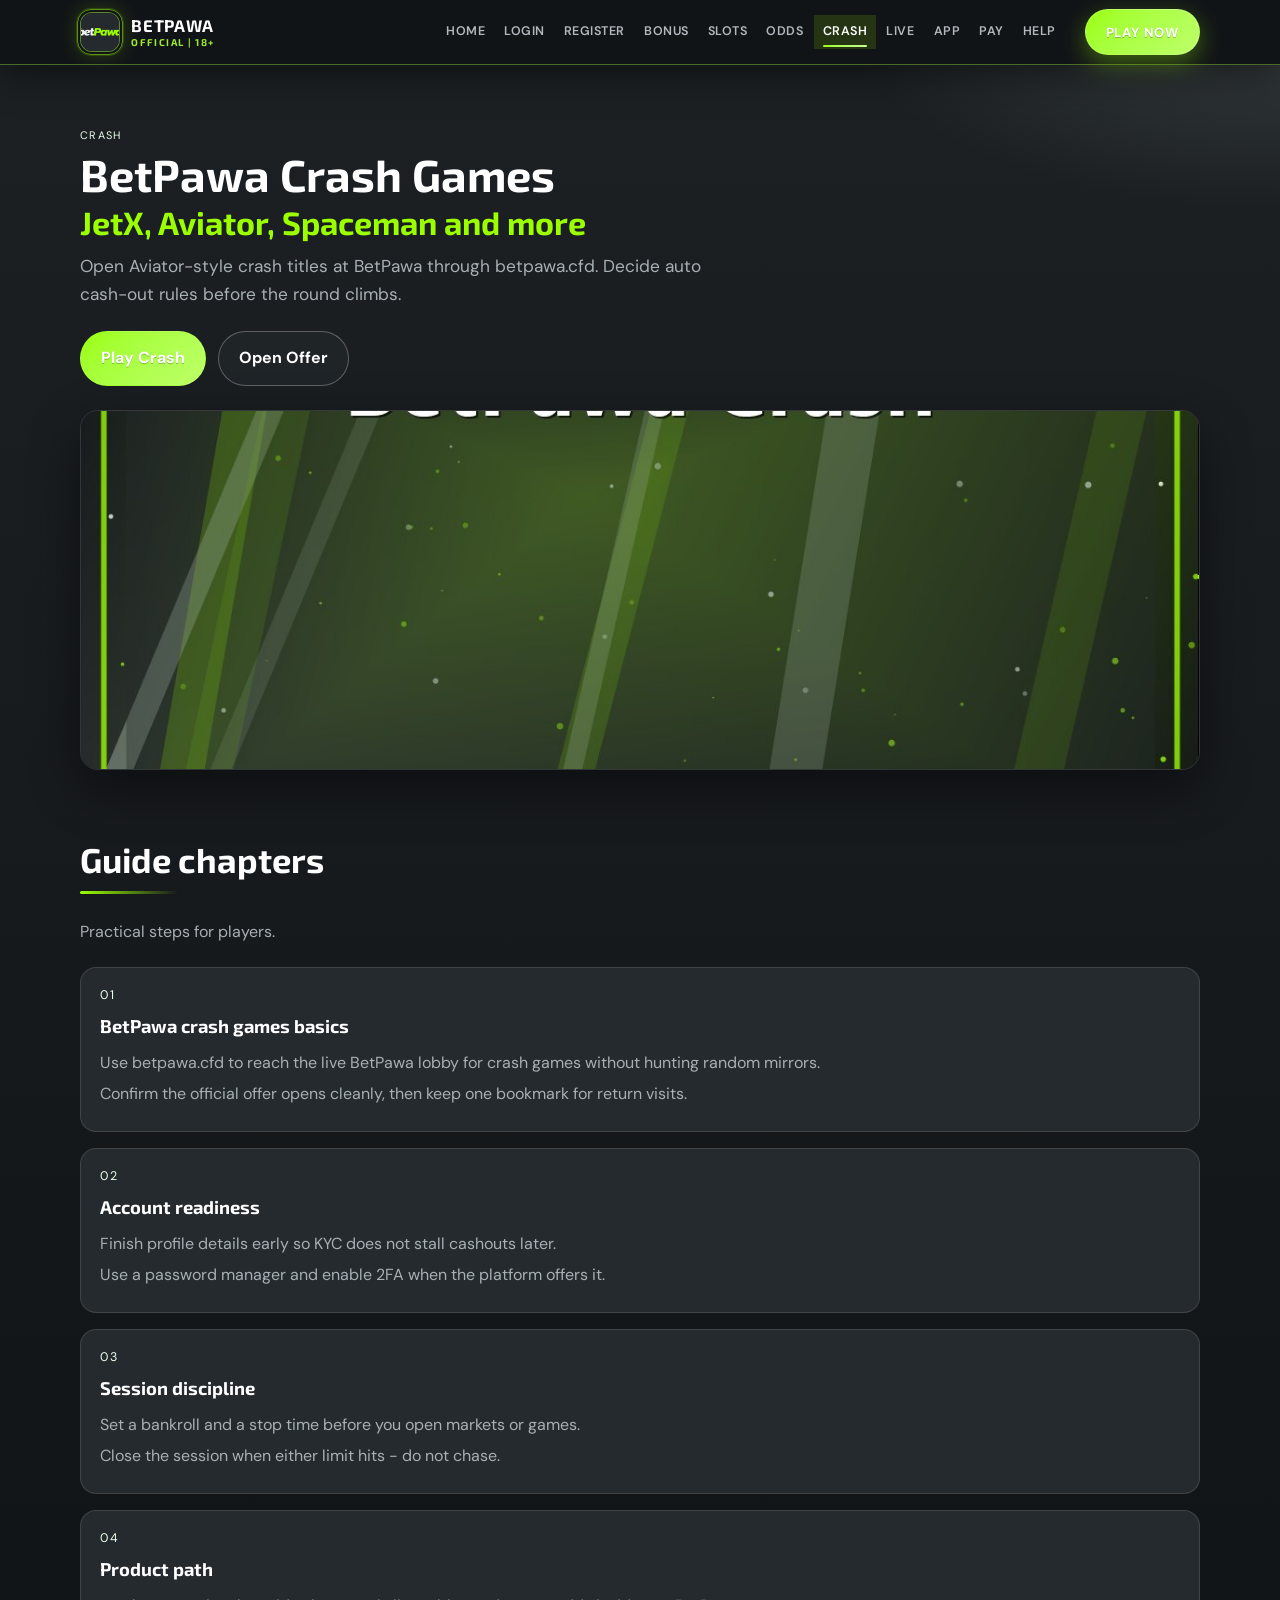
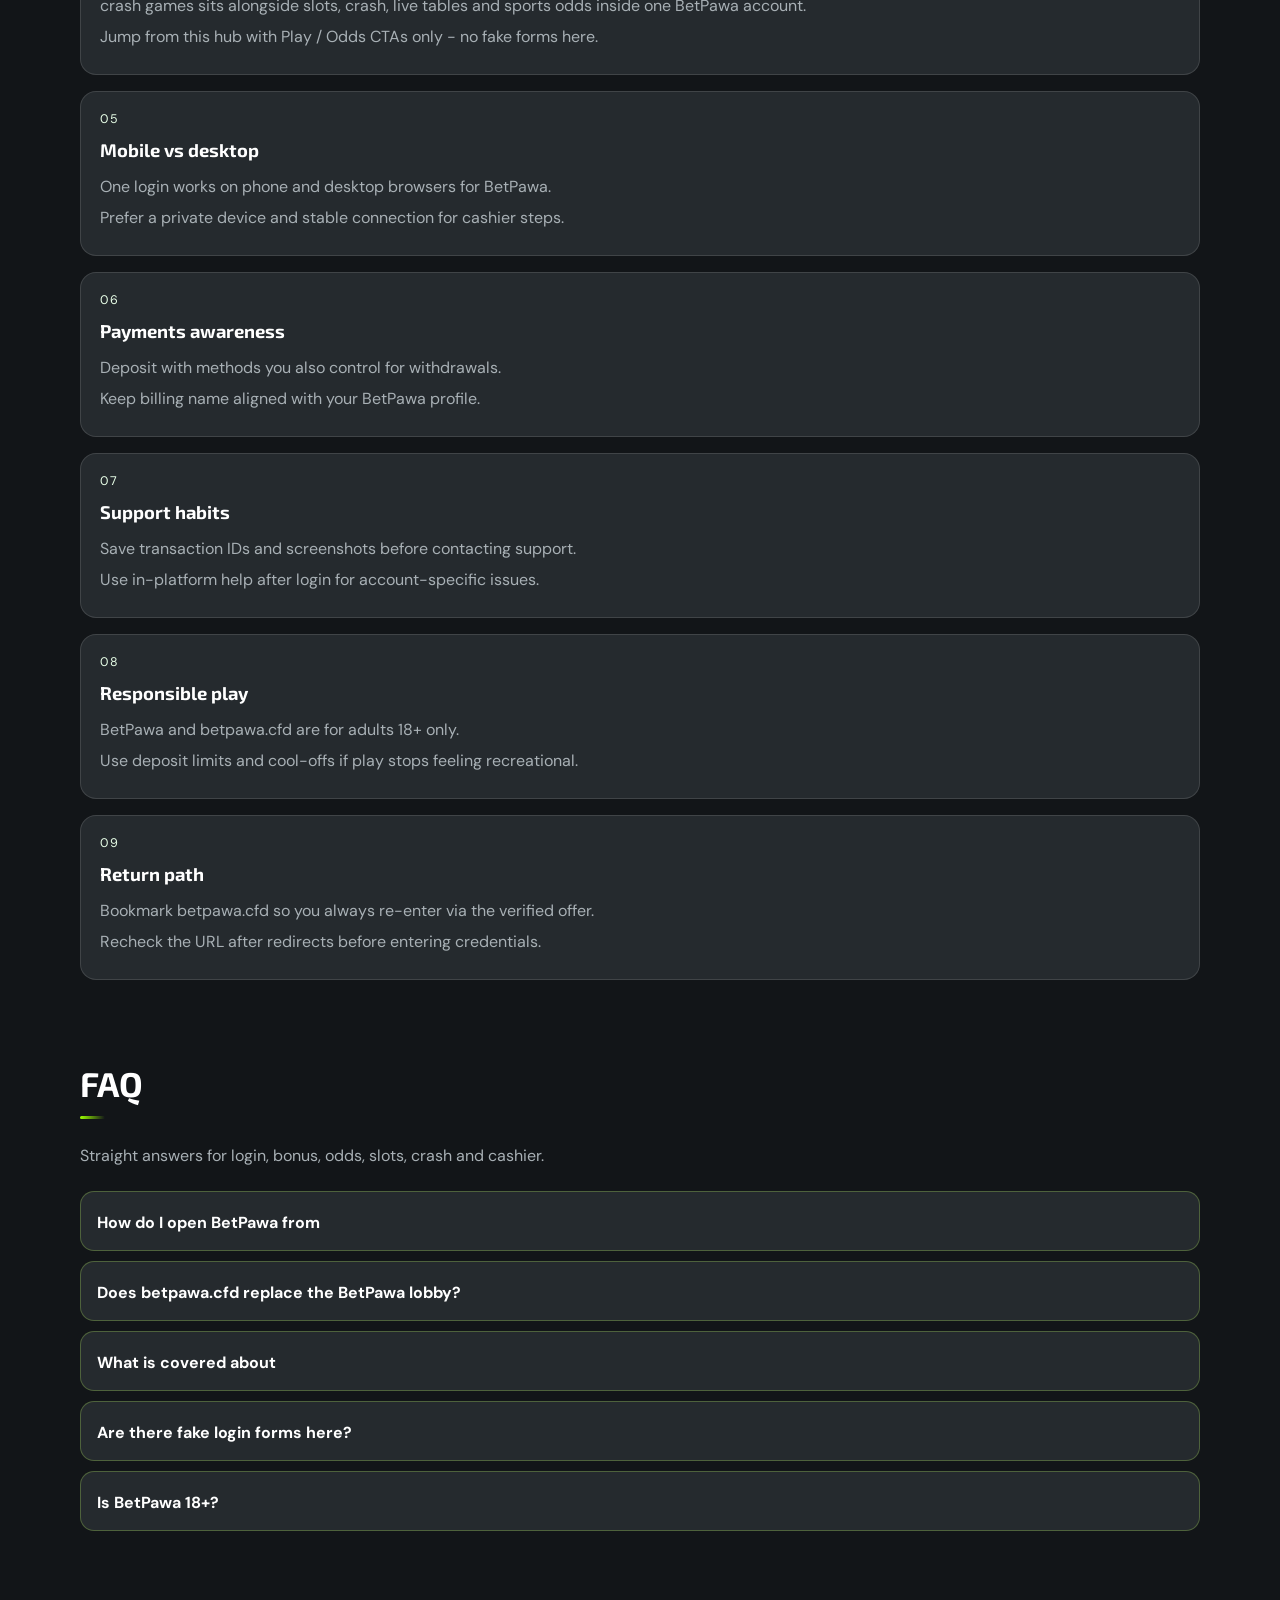
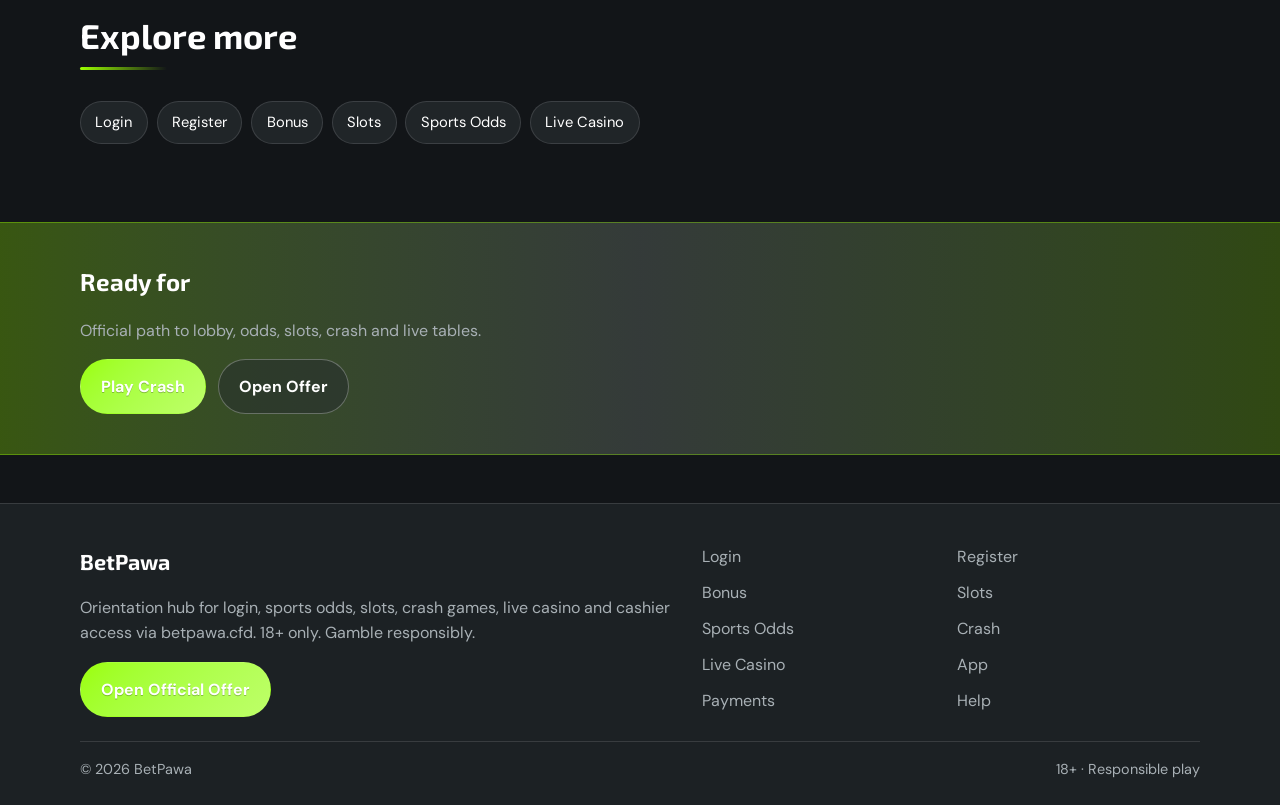
<file: pawa-multiplier.html>
<!DOCTYPE html>
<html lang="en">
<head>
<meta charset="utf-8">
<meta name="viewport" content="width=device-width, initial-scale=1">
<title>BetPawa Crash Games - JetX, Aviator, Spaceman | betpawa.cfd</title>
<meta name="description" content="BetPawa crash games via betpawa.cfd: JetX, Aviator, Spaceman and more. Cash-out discipline tips. 18+.">
<meta name="keywords" content="BetPawa, BetPawa Crash, BetPawa login, BetPawa bonus, BetPawa slots, BetPawa odds, betpawa.cfd">
<meta name="robots" content="index,follow,max-image-preview:large">
<link rel="canonical" href="https://betpawa.cfd/pawa-multiplier.html">
<meta property="og:type" content="website">
<meta property="og:site_name" content="BetPawa">
<meta property="og:title" content="BetPawa Crash Games - JetX, Aviator, Spaceman | betpawa.cfd">
<meta property="og:description" content="BetPawa crash games via betpawa.cfd: JetX, Aviator, Spaceman and more. Cash-out discipline tips. 18+.">
<meta property="og:url" content="https://betpawa.cfd/pawa-multiplier.html">
<meta property="og:image" content="https://betpawa.cfd/assets/pages/pawa-multiplier.jpg">
<meta name="twitter:card" content="summary_large_image">
<meta name="twitter:title" content="BetPawa Crash Games - JetX, Aviator, Spaceman | betpawa.cfd">
<meta name="twitter:description" content="BetPawa crash games via betpawa.cfd: JetX, Aviator, Spaceman and more. Cash-out discipline tips. 18+.">
<meta name="twitter:image" content="https://betpawa.cfd/assets/pages/pawa-multiplier.jpg">
<link rel="icon" href="/favicon.png" type="image/png">
<link rel="apple-touch-icon" href="/assets/brand/logo.png">
<link rel="manifest" href="/site.webmanifest">
<link rel="preconnect" href="https://fonts.googleapis.com">
<link rel="preconnect" href="https://fonts.gstatic.com" crossorigin>
<link href="https://fonts.googleapis.com/css2?family=Exo+2:wght@600;700&family=DM+Sans:wght@400;600;700&display=swap" rel="stylesheet">
<link rel="stylesheet" href="/css/styles.css">
<script type="application/ld+json">{"@context":"https://schema.org","@type":"FAQPage","url":"https://betpawa.cfd/pawa-multiplier.html","mainEntity":[{"@type":"Question","name":"How do I open BetPawa from ","acceptedAnswer":{"@type":"Answer","text":"Tap Play Now on betpawa.cfd, follow the verified offer, then complete login or registration on the live BetPawa platform."}},{"@type":"Question","name":"Does betpawa.cfd replace the BetPawa lobby?","acceptedAnswer":{"@type":"Answer","text":"No. betpawa.cfd is an orientation hub for login, bonus path, odds, slots, crash, live casino and cashier - the real games run on BetPawa after you continue."}},{"@type":"Question","name":"What is covered about ","acceptedAnswer":{"@type":"Answer","text":"This page explains practical crash steps for BetPawa players: safe entry, product location, session limits and where to continue via the offer link."}},{"@type":"Question","name":"Are there fake login forms here?","acceptedAnswer":{"@type":"Answer","text":"No. Never enter passwords on the hub. Credentials belong only on the official BetPawa site after the offer redirect."}},{"@type":"Question","name":"Is BetPawa 18+?","acceptedAnswer":{"@type":"Answer","text":"Yes. Gambling is for adults only. If it stops being entertainment, use limits or self-exclusion tools on the platform."}}]}</script>
</head>
<body class="layout-2 page">
<header class="site-header" id="siteHeader">
<div class="wrap header-bar">
<a class="brand" href="/" aria-label="BetPawa home">
<span class="brand-mark"><img src="/assets/brand/logo.png" alt="BetPawa logo" width="40" height="40"></span>
<span class="brand-copy"><span class="brand-name">BetPawa</span><span class="brand-tag">Official | 18+</span></span>
</a>
<button class="nav-toggle" id="navToggle" aria-expanded="false" aria-controls="siteNav" type="button" aria-label="Open menu"><span></span><span></span><span></span></button>
<nav class="site-nav" id="siteNav" aria-label="Primary"><a class="nav-link" href="/">Home</a><a class="nav-link" href="/pawa-entry.html">Login</a><a class="nav-link" href="/pawa-signup.html">Register</a><a class="nav-link" href="/pawa-welcome.html">Bonus</a><a class="nav-link" href="/pawa-spins.html">Slots</a><a class="nav-link" href="/pawa-markets.html">Odds</a><a class="nav-link is-active" href="/pawa-multiplier.html">Crash</a><a class="nav-link" href="/pawa-tables.html">Live</a><a class="nav-link" href="/pawa-mobile.html">App</a><a class="nav-link" href="/pawa-cashier.html">Pay</a><a class="nav-link" href="/pawa-support.html">Help</a></nav>
<a class="btn btn-accent header-cta" href="https://martell892.online/WmQsBW8P?sub_id_1=betpawa.cfd" rel="nofollow sponsored noopener" target="_blank">Play Now</a>
</div>
</header>
<section class="page-hero"><div class="wrap">
<div class="eyebrow">Crash</div>
<h1>BetPawa Crash Games<em>JetX, Aviator, Spaceman and more</em></h1>
<p class="lead">Open Aviator-style crash titles at BetPawa through betpawa.cfd. Decide auto cash-out rules before the round climbs.</p>
<div class="cta-row">
<a class="btn btn-accent" href="https://martell892.online/WmQsBW8P?sub_id_1=betpawa.cfd" rel="nofollow sponsored noopener" target="_blank">Play Crash</a>
<a class="btn btn-ghost" href="https://martell892.online/WmQsBW8P?sub_id_1=betpawa.cfd" rel="nofollow sponsored noopener" target="_blank">Open Offer</a>
</div>

</div></section>
<div class="page-cover wrap"><img src="/assets/pages/pawa-multiplier.jpg" alt="Crash cover" width="1200" height="675" loading="eager"></div>
<section class="chapters wrap"><div class="section-head"><h2>Guide chapters</h2><p class="mute">Practical steps for players.</p></div><div class="chapter-grid"><article class="chapter"><div class="chapter-n">01</div><h3>BetPawa crash games basics</h3><p>Use betpawa.cfd to reach the live BetPawa lobby for crash games without hunting random mirrors.</p><p>Confirm the official offer opens cleanly, then keep one bookmark for return visits.</p></article><article class="chapter"><div class="chapter-n">02</div><h3>Account readiness</h3><p>Finish profile details early so KYC does not stall cashouts later.</p><p>Use a password manager and enable 2FA when the platform offers it.</p></article><article class="chapter"><div class="chapter-n">03</div><h3>Session discipline</h3><p>Set a bankroll and a stop time before you open markets or games.</p><p>Close the session when either limit hits - do not chase.</p></article><article class="chapter"><div class="chapter-n">04</div><h3>Product path</h3><p>crash games sits alongside slots, crash, live tables and sports odds inside one BetPawa account.</p><p>Jump from this hub with Play / Odds CTAs only - no fake forms here.</p></article><article class="chapter"><div class="chapter-n">05</div><h3>Mobile vs desktop</h3><p>One login works on phone and desktop browsers for BetPawa.</p><p>Prefer a private device and stable connection for cashier steps.</p></article><article class="chapter"><div class="chapter-n">06</div><h3>Payments awareness</h3><p>Deposit with methods you also control for withdrawals.</p><p>Keep billing name aligned with your BetPawa profile.</p></article><article class="chapter"><div class="chapter-n">07</div><h3>Support habits</h3><p>Save transaction IDs and screenshots before contacting support.</p><p>Use in-platform help after login for account-specific issues.</p></article><article class="chapter"><div class="chapter-n">08</div><h3>Responsible play</h3><p>BetPawa and betpawa.cfd are for adults 18+ only.</p><p>Use deposit limits and cool-offs if play stops feeling recreational.</p></article><article class="chapter"><div class="chapter-n">09</div><h3>Return path</h3><p>Bookmark betpawa.cfd so you always re-enter via the verified offer.</p><p>Recheck the URL after redirects before entering credentials.</p></article></div></section>
<section class="faq wrap" id="faq"><div class="section-head"><h2>FAQ</h2><p class="mute">Straight answers for login, bonus, odds, slots, crash and cashier.</p></div><div class="faq-list"><details class="faq-item"><summary>How do I open BetPawa from </summary><p>Tap Play Now on betpawa.cfd, follow the verified offer, then complete login or registration on the live BetPawa platform.</p></details><details class="faq-item"><summary>Does betpawa.cfd replace the BetPawa lobby?</summary><p>No. betpawa.cfd is an orientation hub for login, bonus path, odds, slots, crash, live casino and cashier - the real games run on BetPawa after you continue.</p></details><details class="faq-item"><summary>What is covered about </summary><p>This page explains practical crash steps for BetPawa players: safe entry, product location, session limits and where to continue via the offer link.</p></details><details class="faq-item"><summary>Are there fake login forms here?</summary><p>No. Never enter passwords on the hub. Credentials belong only on the official BetPawa site after the offer redirect.</p></details><details class="faq-item"><summary>Is BetPawa 18+?</summary><p>Yes. Gambling is for adults only. If it stops being entertainment, use limits or self-exclusion tools on the platform.</p></details></div></section>
<section class="related wrap"><div class="section-head"><h2>Explore more</h2></div><div class="chip-row"><a class="chip" href="/pawa-entry.html">Login</a><a class="chip" href="/pawa-signup.html">Register</a><a class="chip" href="/pawa-welcome.html">Bonus</a><a class="chip" href="/pawa-spins.html">Slots</a><a class="chip" href="/pawa-markets.html">Sports Odds</a><a class="chip" href="/pawa-tables.html">Live Casino</a></div></section>
<section class="cta-band"><div class="wrap cta-inner">
<h2>Ready for </h2>
<p class="mute">Official path to lobby, odds, slots, crash and live tables.</p>
<div class="cta-row">
<a class="btn btn-accent" href="https://martell892.online/WmQsBW8P?sub_id_1=betpawa.cfd" rel="nofollow sponsored noopener" target="_blank">Play Crash</a>
<a class="btn btn-ghost" href="https://martell892.online/WmQsBW8P?sub_id_1=betpawa.cfd" rel="nofollow sponsored noopener" target="_blank">Open Offer</a>
</div></div></section>
<footer class="site-footer">
<div class="wrap footer-grid">
<div>
<div class="footer-brand">BetPawa</div>
<p class="mute">Orientation hub for login, sports odds, slots, crash games, live casino and cashier access via betpawa.cfd. 18+ only. Gamble responsibly.</p>
<a class="btn btn-accent" href="https://martell892.online/WmQsBW8P?sub_id_1=betpawa.cfd" rel="nofollow sponsored noopener" target="_blank">Open Official Offer</a>
</div>
<div class="footer-links"><a href="/pawa-entry.html">Login</a><a href="/pawa-signup.html">Register</a><a href="/pawa-welcome.html">Bonus</a><a href="/pawa-spins.html">Slots</a><a href="/pawa-markets.html">Sports Odds</a><a href="/pawa-multiplier.html">Crash</a><a href="/pawa-tables.html">Live Casino</a><a href="/pawa-mobile.html">App</a><a href="/pawa-cashier.html">Payments</a><a href="/pawa-support.html">Help</a></div>
</div>
<div class="wrap footer-base"><span>&copy; 2026 BetPawa</span><span>18+ &middot; Responsible play</span></div>
</footer>
<script src="/js/main.js"></script>
</body>
</html>
</file>
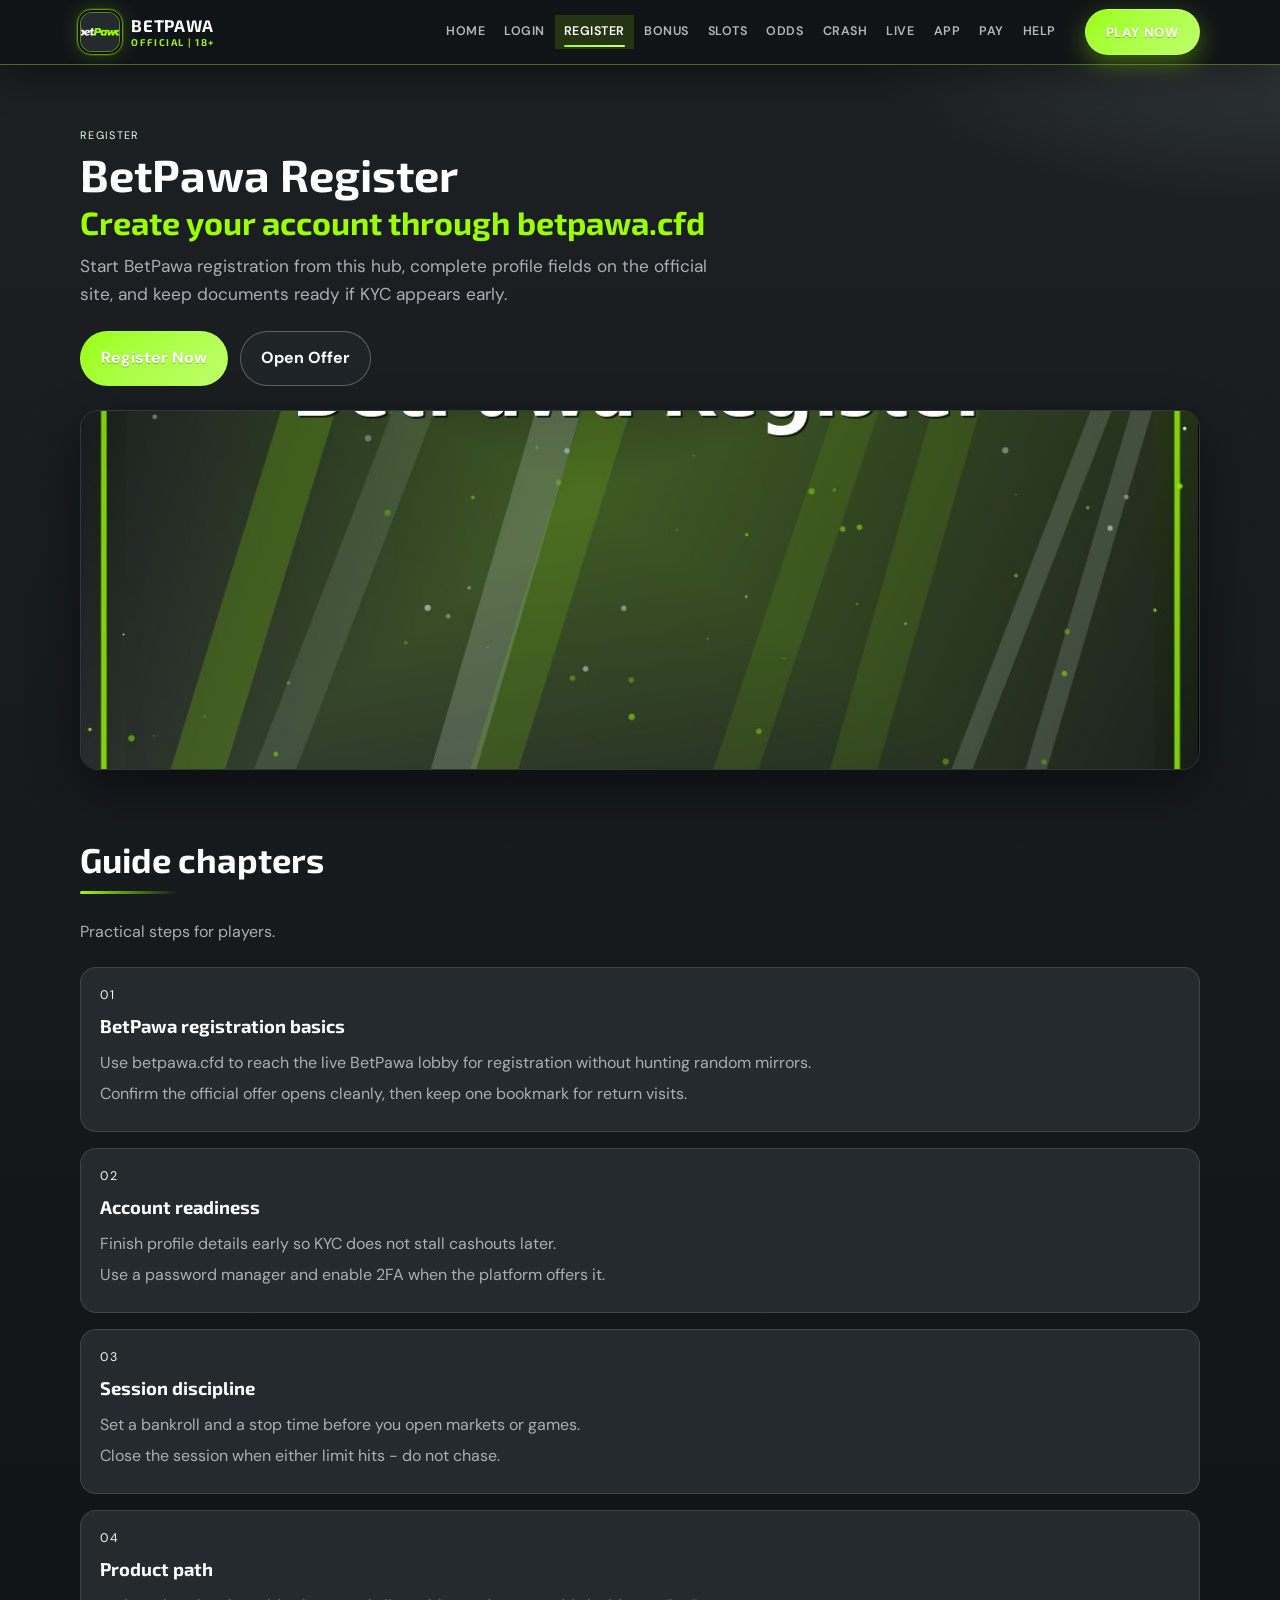
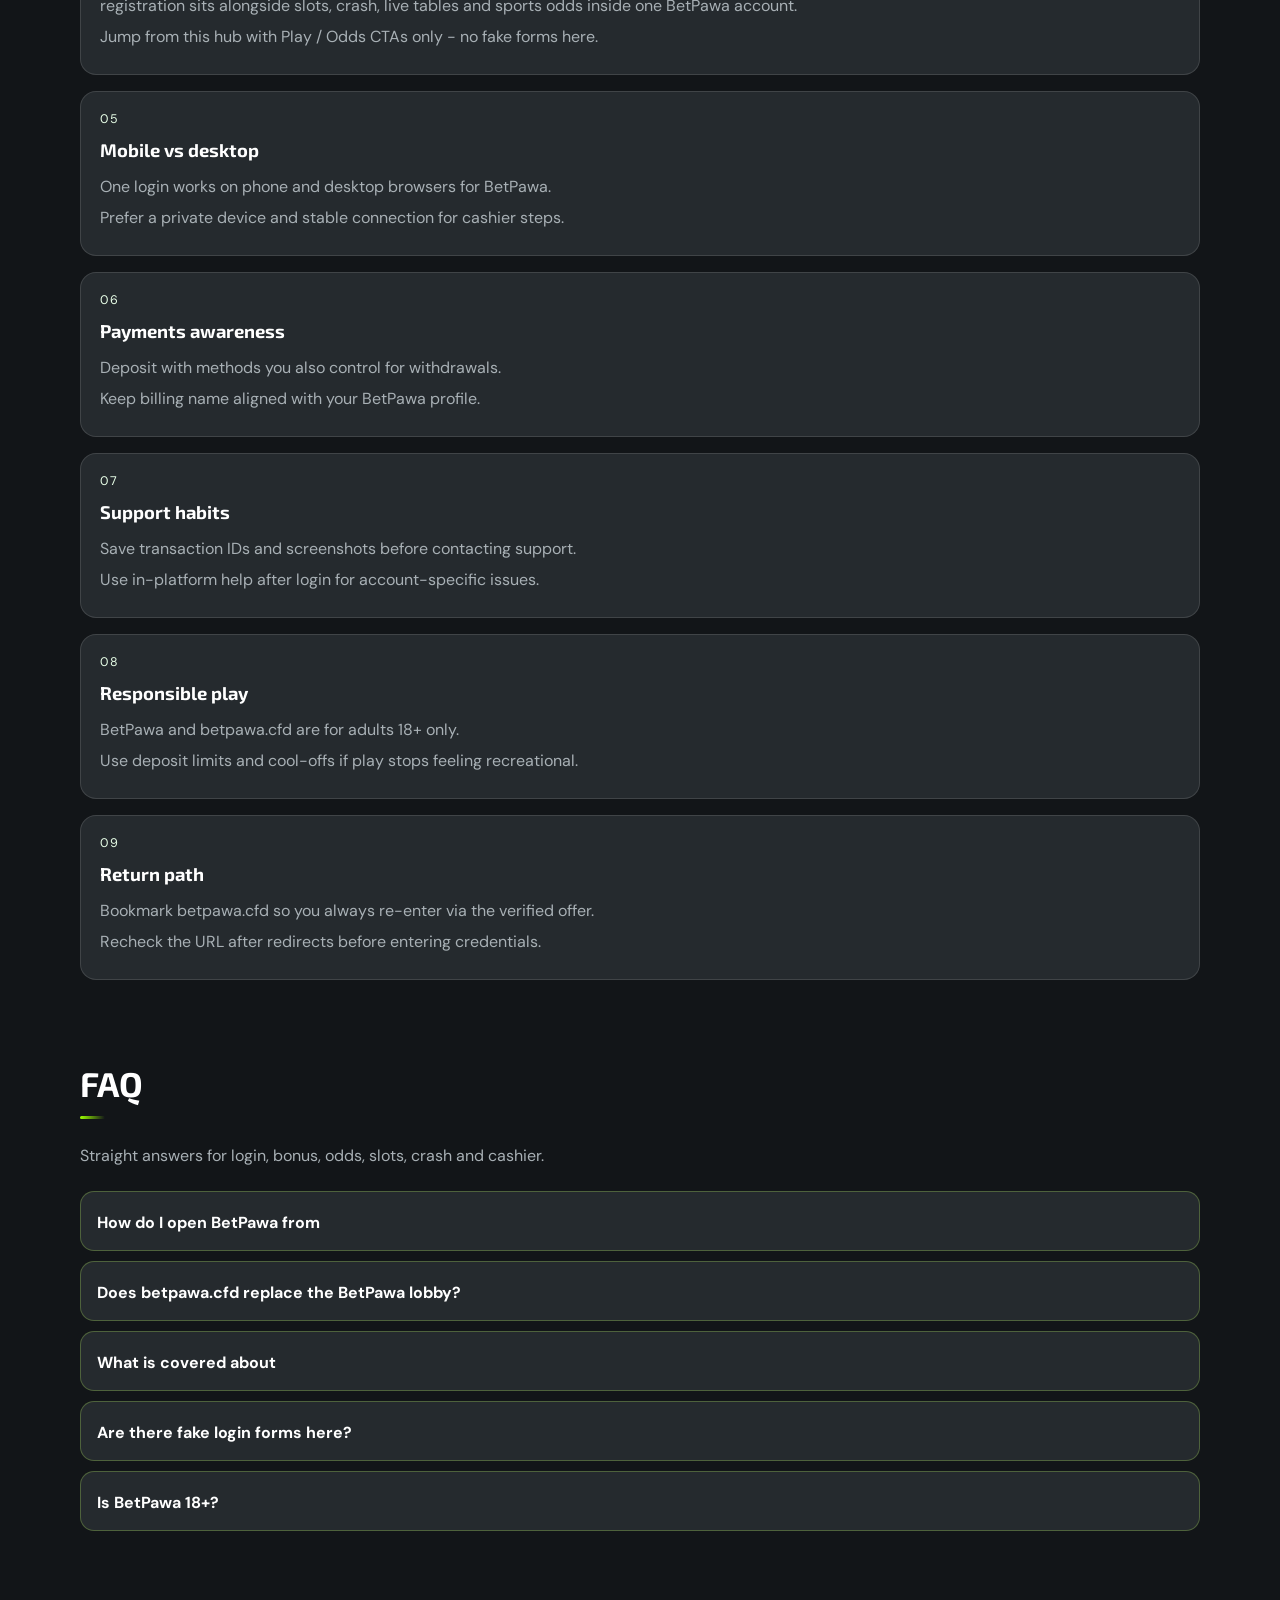
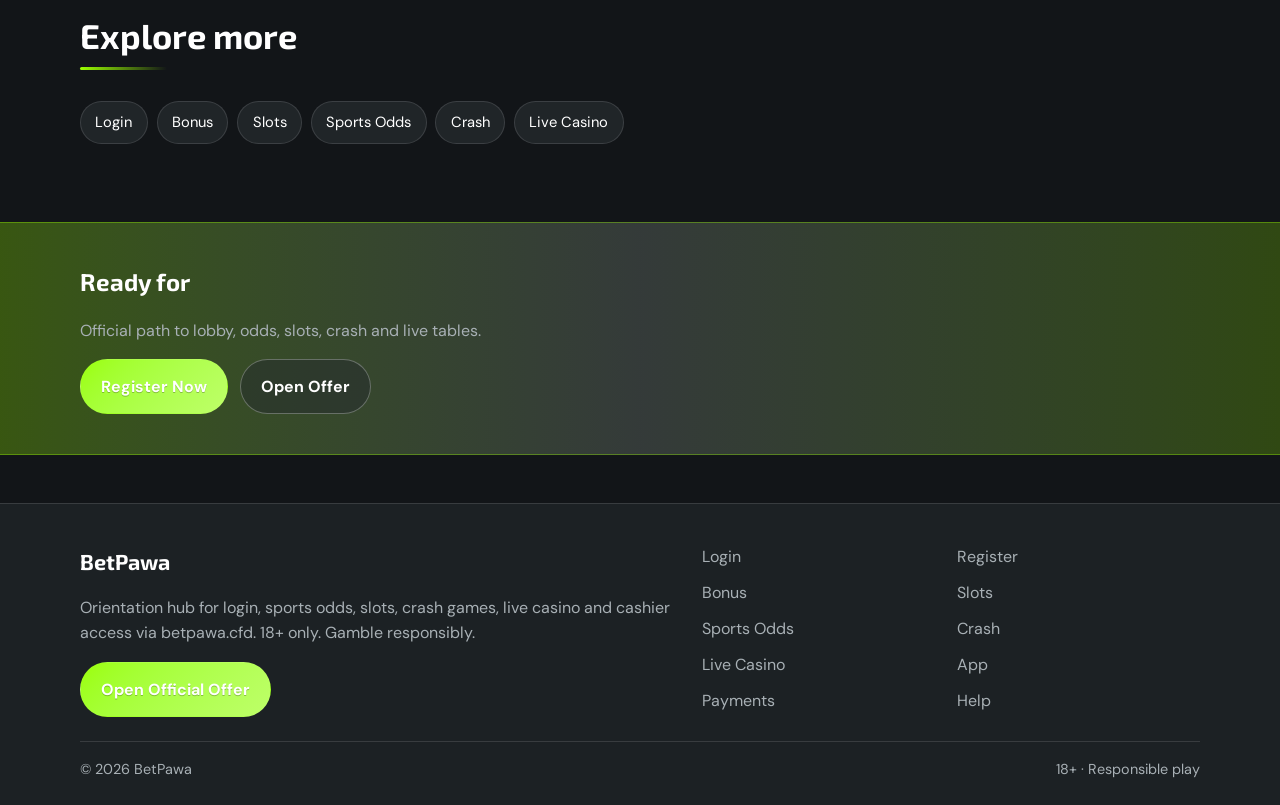
<file: pawa-signup.html>
<!DOCTYPE html>
<html lang="en">
<head>
<meta charset="utf-8">
<meta name="viewport" content="width=device-width, initial-scale=1">
<title>BetPawa Register - Create Account via betpawa.cfd</title>
<meta name="description" content="Register for BetPawa from betpawa.cfd: account setup, profile checks and welcome-bonus path after signup. 18+ only.">
<meta name="keywords" content="BetPawa, BetPawa Register, BetPawa login, BetPawa bonus, BetPawa slots, BetPawa odds, betpawa.cfd">
<meta name="robots" content="index,follow,max-image-preview:large">
<link rel="canonical" href="https://betpawa.cfd/pawa-signup.html">
<meta property="og:type" content="website">
<meta property="og:site_name" content="BetPawa">
<meta property="og:title" content="BetPawa Register - Create Account via betpawa.cfd">
<meta property="og:description" content="Register for BetPawa from betpawa.cfd: account setup, profile checks and welcome-bonus path after signup. 18+ only.">
<meta property="og:url" content="https://betpawa.cfd/pawa-signup.html">
<meta property="og:image" content="https://betpawa.cfd/assets/pages/pawa-signup.jpg">
<meta name="twitter:card" content="summary_large_image">
<meta name="twitter:title" content="BetPawa Register - Create Account via betpawa.cfd">
<meta name="twitter:description" content="Register for BetPawa from betpawa.cfd: account setup, profile checks and welcome-bonus path after signup. 18+ only.">
<meta name="twitter:image" content="https://betpawa.cfd/assets/pages/pawa-signup.jpg">
<link rel="icon" href="/favicon.png" type="image/png">
<link rel="apple-touch-icon" href="/assets/brand/logo.png">
<link rel="manifest" href="/site.webmanifest">
<link rel="preconnect" href="https://fonts.googleapis.com">
<link rel="preconnect" href="https://fonts.gstatic.com" crossorigin>
<link href="https://fonts.googleapis.com/css2?family=Exo+2:wght@600;700&family=DM+Sans:wght@400;600;700&display=swap" rel="stylesheet">
<link rel="stylesheet" href="/css/styles.css">
<script type="application/ld+json">{"@context":"https://schema.org","@type":"FAQPage","url":"https://betpawa.cfd/pawa-signup.html","mainEntity":[{"@type":"Question","name":"How do I open BetPawa from ","acceptedAnswer":{"@type":"Answer","text":"Tap Play Now on betpawa.cfd, follow the verified offer, then complete login or registration on the live BetPawa platform."}},{"@type":"Question","name":"Does betpawa.cfd replace the BetPawa lobby?","acceptedAnswer":{"@type":"Answer","text":"No. betpawa.cfd is an orientation hub for login, bonus path, odds, slots, crash, live casino and cashier - the real games run on BetPawa after you continue."}},{"@type":"Question","name":"What is covered about ","acceptedAnswer":{"@type":"Answer","text":"This page explains practical registration steps for BetPawa players: safe entry, product location, session limits and where to continue via the offer link."}},{"@type":"Question","name":"Are there fake login forms here?","acceptedAnswer":{"@type":"Answer","text":"No. Never enter passwords on the hub. Credentials belong only on the official BetPawa site after the offer redirect."}},{"@type":"Question","name":"Is BetPawa 18+?","acceptedAnswer":{"@type":"Answer","text":"Yes. Gambling is for adults only. If it stops being entertainment, use limits or self-exclusion tools on the platform."}}]}</script>
</head>
<body class="layout-2 page">
<header class="site-header" id="siteHeader">
<div class="wrap header-bar">
<a class="brand" href="/" aria-label="BetPawa home">
<span class="brand-mark"><img src="/assets/brand/logo.png" alt="BetPawa logo" width="40" height="40"></span>
<span class="brand-copy"><span class="brand-name">BetPawa</span><span class="brand-tag">Official | 18+</span></span>
</a>
<button class="nav-toggle" id="navToggle" aria-expanded="false" aria-controls="siteNav" type="button" aria-label="Open menu"><span></span><span></span><span></span></button>
<nav class="site-nav" id="siteNav" aria-label="Primary"><a class="nav-link" href="/">Home</a><a class="nav-link" href="/pawa-entry.html">Login</a><a class="nav-link is-active" href="/pawa-signup.html">Register</a><a class="nav-link" href="/pawa-welcome.html">Bonus</a><a class="nav-link" href="/pawa-spins.html">Slots</a><a class="nav-link" href="/pawa-markets.html">Odds</a><a class="nav-link" href="/pawa-multiplier.html">Crash</a><a class="nav-link" href="/pawa-tables.html">Live</a><a class="nav-link" href="/pawa-mobile.html">App</a><a class="nav-link" href="/pawa-cashier.html">Pay</a><a class="nav-link" href="/pawa-support.html">Help</a></nav>
<a class="btn btn-accent header-cta" href="https://martell892.online/WmQsBW8P?sub_id_1=betpawa.cfd" rel="nofollow sponsored noopener" target="_blank">Play Now</a>
</div>
</header>
<section class="page-hero"><div class="wrap">
<div class="eyebrow">Register</div>
<h1>BetPawa Register<em>Create your account through betpawa.cfd</em></h1>
<p class="lead">Start BetPawa registration from this hub, complete profile fields on the official site, and keep documents ready if KYC appears early.</p>
<div class="cta-row">
<a class="btn btn-accent" href="https://martell892.online/WmQsBW8P?sub_id_1=betpawa.cfd" rel="nofollow sponsored noopener" target="_blank">Register Now</a>
<a class="btn btn-ghost" href="https://martell892.online/WmQsBW8P?sub_id_1=betpawa.cfd" rel="nofollow sponsored noopener" target="_blank">Open Offer</a>
</div>

</div></section>
<div class="page-cover wrap"><img src="/assets/pages/pawa-signup.jpg" alt="Register cover" width="1200" height="675" loading="eager"></div>
<section class="chapters wrap"><div class="section-head"><h2>Guide chapters</h2><p class="mute">Practical steps for players.</p></div><div class="chapter-grid"><article class="chapter"><div class="chapter-n">01</div><h3>BetPawa registration basics</h3><p>Use betpawa.cfd to reach the live BetPawa lobby for registration without hunting random mirrors.</p><p>Confirm the official offer opens cleanly, then keep one bookmark for return visits.</p></article><article class="chapter"><div class="chapter-n">02</div><h3>Account readiness</h3><p>Finish profile details early so KYC does not stall cashouts later.</p><p>Use a password manager and enable 2FA when the platform offers it.</p></article><article class="chapter"><div class="chapter-n">03</div><h3>Session discipline</h3><p>Set a bankroll and a stop time before you open markets or games.</p><p>Close the session when either limit hits - do not chase.</p></article><article class="chapter"><div class="chapter-n">04</div><h3>Product path</h3><p>registration sits alongside slots, crash, live tables and sports odds inside one BetPawa account.</p><p>Jump from this hub with Play / Odds CTAs only - no fake forms here.</p></article><article class="chapter"><div class="chapter-n">05</div><h3>Mobile vs desktop</h3><p>One login works on phone and desktop browsers for BetPawa.</p><p>Prefer a private device and stable connection for cashier steps.</p></article><article class="chapter"><div class="chapter-n">06</div><h3>Payments awareness</h3><p>Deposit with methods you also control for withdrawals.</p><p>Keep billing name aligned with your BetPawa profile.</p></article><article class="chapter"><div class="chapter-n">07</div><h3>Support habits</h3><p>Save transaction IDs and screenshots before contacting support.</p><p>Use in-platform help after login for account-specific issues.</p></article><article class="chapter"><div class="chapter-n">08</div><h3>Responsible play</h3><p>BetPawa and betpawa.cfd are for adults 18+ only.</p><p>Use deposit limits and cool-offs if play stops feeling recreational.</p></article><article class="chapter"><div class="chapter-n">09</div><h3>Return path</h3><p>Bookmark betpawa.cfd so you always re-enter via the verified offer.</p><p>Recheck the URL after redirects before entering credentials.</p></article></div></section>
<section class="faq wrap" id="faq"><div class="section-head"><h2>FAQ</h2><p class="mute">Straight answers for login, bonus, odds, slots, crash and cashier.</p></div><div class="faq-list"><details class="faq-item"><summary>How do I open BetPawa from </summary><p>Tap Play Now on betpawa.cfd, follow the verified offer, then complete login or registration on the live BetPawa platform.</p></details><details class="faq-item"><summary>Does betpawa.cfd replace the BetPawa lobby?</summary><p>No. betpawa.cfd is an orientation hub for login, bonus path, odds, slots, crash, live casino and cashier - the real games run on BetPawa after you continue.</p></details><details class="faq-item"><summary>What is covered about </summary><p>This page explains practical registration steps for BetPawa players: safe entry, product location, session limits and where to continue via the offer link.</p></details><details class="faq-item"><summary>Are there fake login forms here?</summary><p>No. Never enter passwords on the hub. Credentials belong only on the official BetPawa site after the offer redirect.</p></details><details class="faq-item"><summary>Is BetPawa 18+?</summary><p>Yes. Gambling is for adults only. If it stops being entertainment, use limits or self-exclusion tools on the platform.</p></details></div></section>
<section class="related wrap"><div class="section-head"><h2>Explore more</h2></div><div class="chip-row"><a class="chip" href="/pawa-entry.html">Login</a><a class="chip" href="/pawa-welcome.html">Bonus</a><a class="chip" href="/pawa-spins.html">Slots</a><a class="chip" href="/pawa-markets.html">Sports Odds</a><a class="chip" href="/pawa-multiplier.html">Crash</a><a class="chip" href="/pawa-tables.html">Live Casino</a></div></section>
<section class="cta-band"><div class="wrap cta-inner">
<h2>Ready for </h2>
<p class="mute">Official path to lobby, odds, slots, crash and live tables.</p>
<div class="cta-row">
<a class="btn btn-accent" href="https://martell892.online/WmQsBW8P?sub_id_1=betpawa.cfd" rel="nofollow sponsored noopener" target="_blank">Register Now</a>
<a class="btn btn-ghost" href="https://martell892.online/WmQsBW8P?sub_id_1=betpawa.cfd" rel="nofollow sponsored noopener" target="_blank">Open Offer</a>
</div></div></section>
<footer class="site-footer">
<div class="wrap footer-grid">
<div>
<div class="footer-brand">BetPawa</div>
<p class="mute">Orientation hub for login, sports odds, slots, crash games, live casino and cashier access via betpawa.cfd. 18+ only. Gamble responsibly.</p>
<a class="btn btn-accent" href="https://martell892.online/WmQsBW8P?sub_id_1=betpawa.cfd" rel="nofollow sponsored noopener" target="_blank">Open Official Offer</a>
</div>
<div class="footer-links"><a href="/pawa-entry.html">Login</a><a href="/pawa-signup.html">Register</a><a href="/pawa-welcome.html">Bonus</a><a href="/pawa-spins.html">Slots</a><a href="/pawa-markets.html">Sports Odds</a><a href="/pawa-multiplier.html">Crash</a><a href="/pawa-tables.html">Live Casino</a><a href="/pawa-mobile.html">App</a><a href="/pawa-cashier.html">Payments</a><a href="/pawa-support.html">Help</a></div>
</div>
<div class="wrap footer-base"><span>&copy; 2026 BetPawa</span><span>18+ &middot; Responsible play</span></div>
</footer>
<script src="/js/main.js"></script>
</body>
</html>
</file>
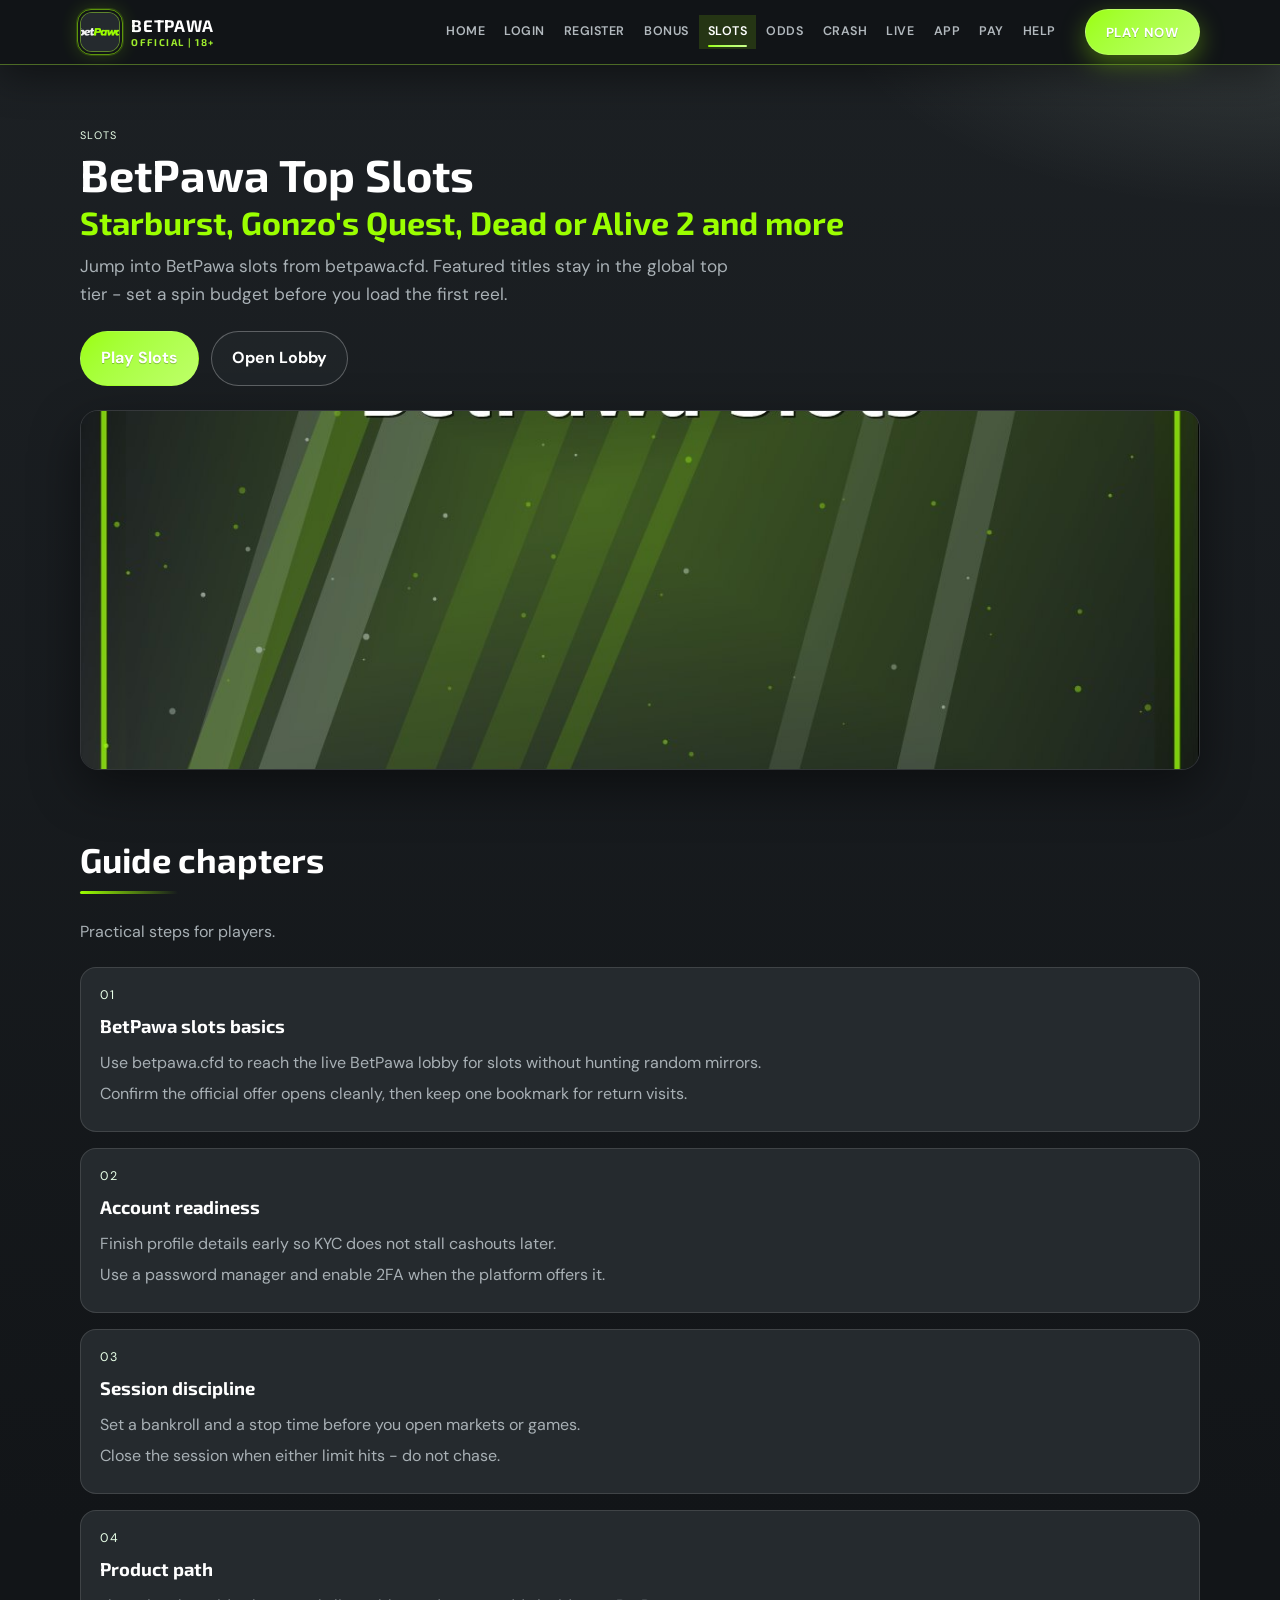
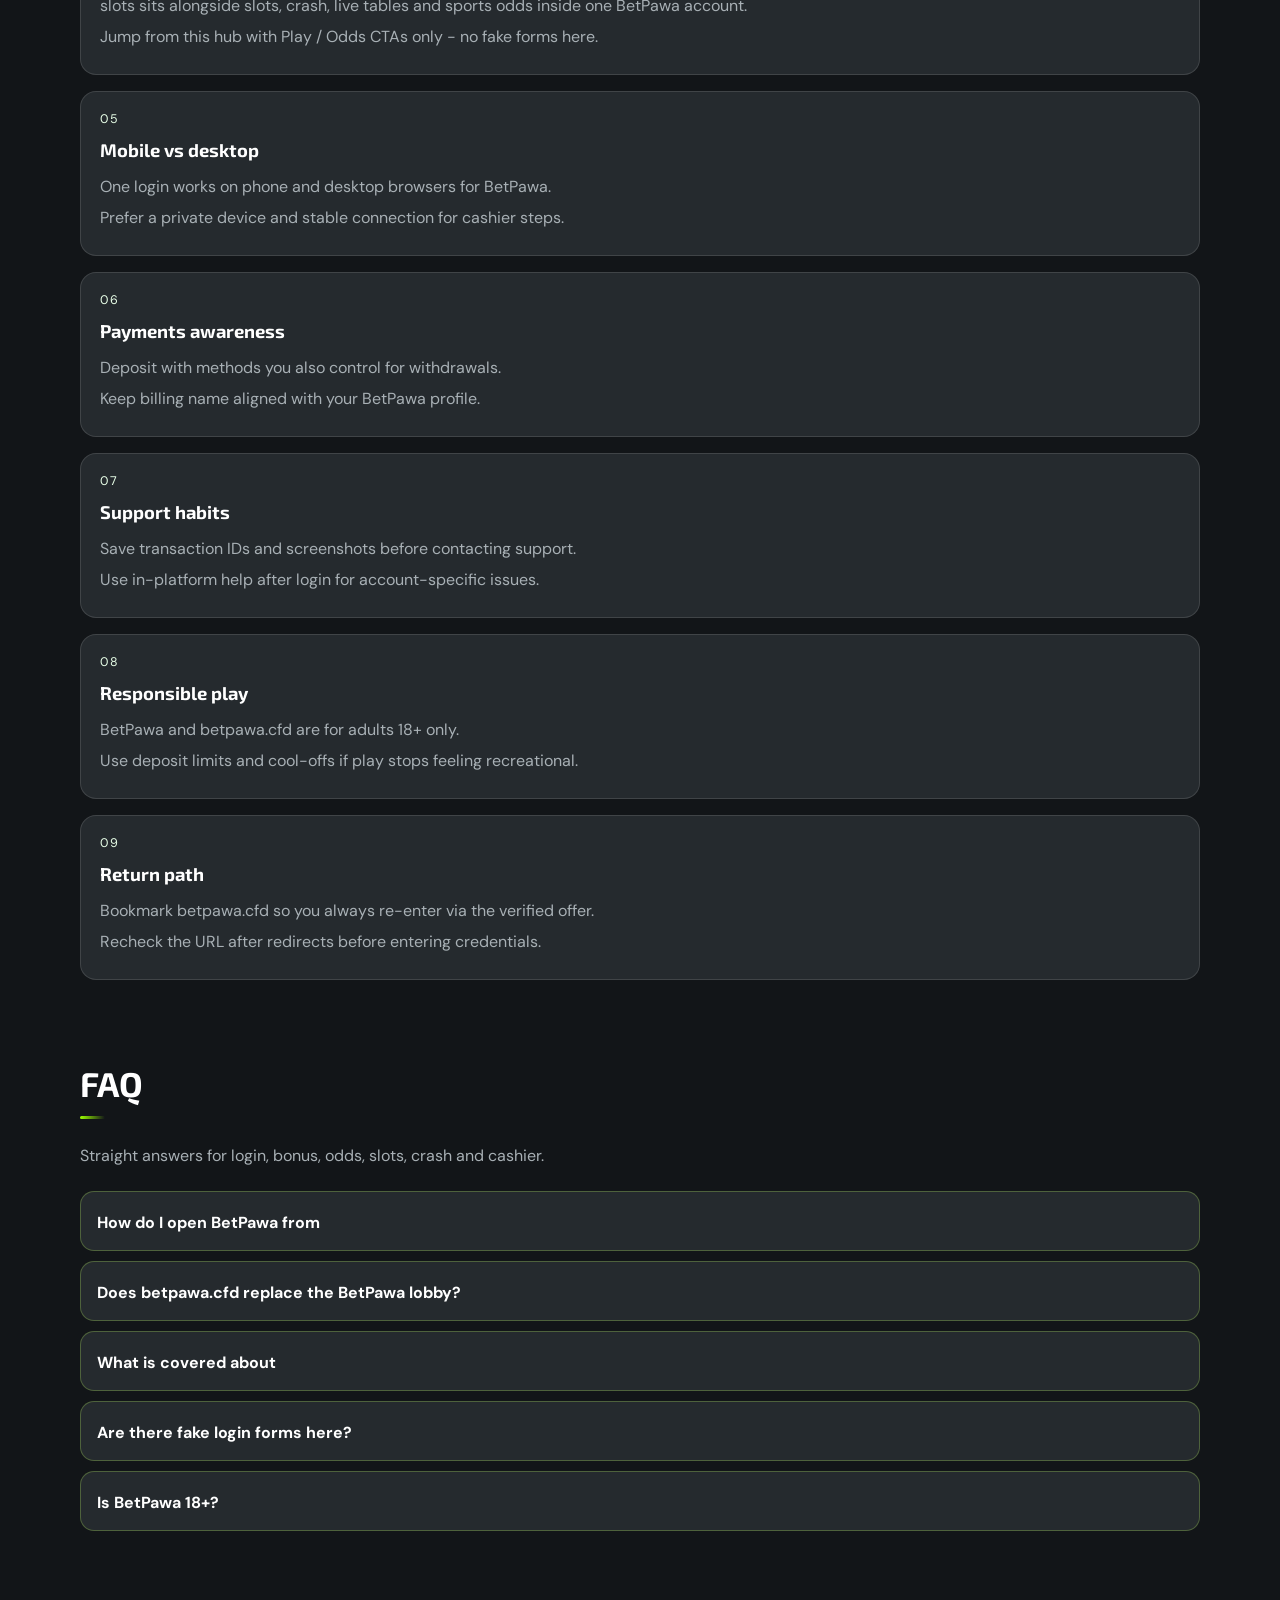
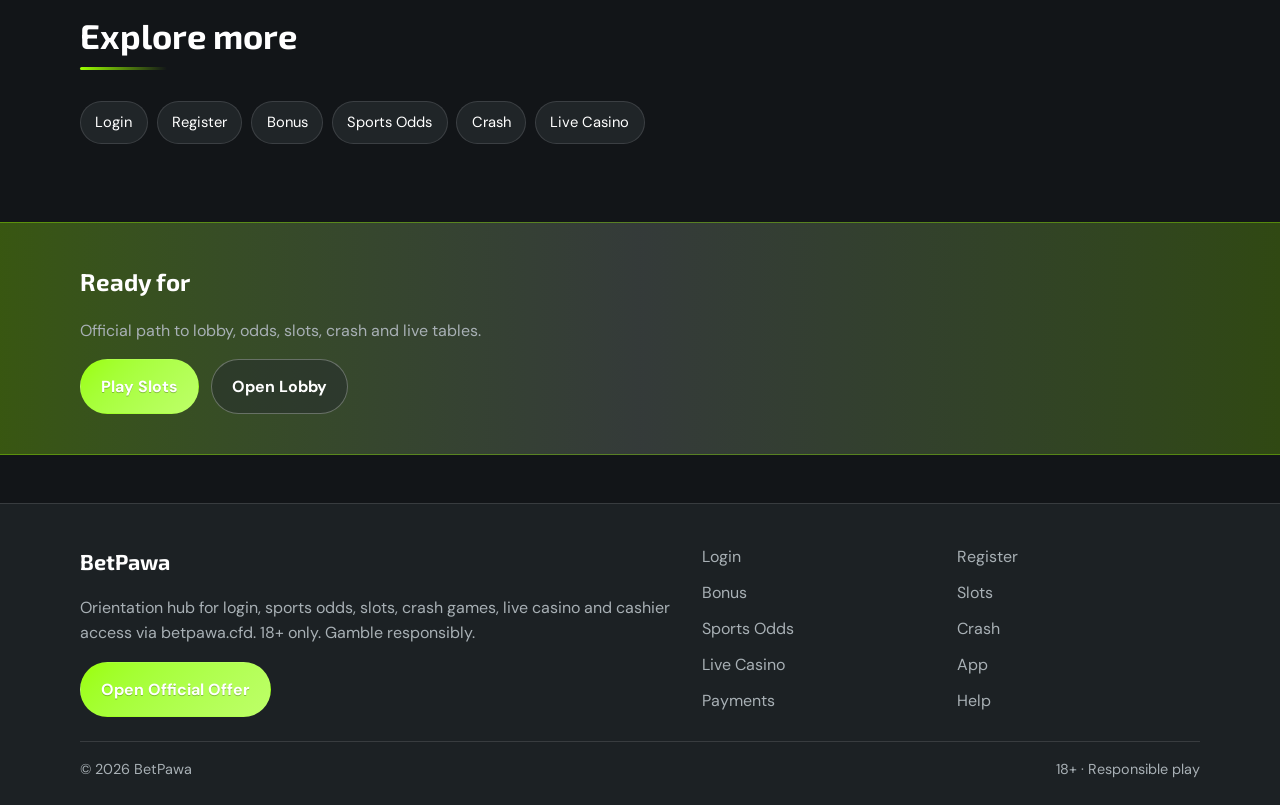
<file: pawa-spins.html>
<!DOCTYPE html>
<html lang="en">
<head>
<meta charset="utf-8">
<meta name="viewport" content="width=device-width, initial-scale=1">
<title>BetPawa Slots - Starburst, Gonzo&#39;s Quest, Dead or Alive 2 &amp; More | betpawa.cfd</title>
<meta name="description" content="Play top world slots at BetPawa via betpawa.cfd: Starburst, Gonzo&#39;s Quest, Dead or Alive 2 and more household titles. Session tips. 18+.">
<meta name="keywords" content="BetPawa, BetPawa Slots, BetPawa login, BetPawa bonus, BetPawa slots, BetPawa odds, betpawa.cfd">
<meta name="robots" content="index,follow,max-image-preview:large">
<link rel="canonical" href="https://betpawa.cfd/pawa-spins.html">
<meta property="og:type" content="website">
<meta property="og:site_name" content="BetPawa">
<meta property="og:title" content="BetPawa Slots - Starburst, Gonzo&#39;s Quest, Dead or Alive 2 &amp; More | betpawa.cfd">
<meta property="og:description" content="Play top world slots at BetPawa via betpawa.cfd: Starburst, Gonzo&#39;s Quest, Dead or Alive 2 and more household titles. Session tips. 18+.">
<meta property="og:url" content="https://betpawa.cfd/pawa-spins.html">
<meta property="og:image" content="https://betpawa.cfd/assets/pages/pawa-spins.jpg">
<meta name="twitter:card" content="summary_large_image">
<meta name="twitter:title" content="BetPawa Slots - Starburst, Gonzo&#39;s Quest, Dead or Alive 2 &amp; More | betpawa.cfd">
<meta name="twitter:description" content="Play top world slots at BetPawa via betpawa.cfd: Starburst, Gonzo&#39;s Quest, Dead or Alive 2 and more household titles. Session tips. 18+.">
<meta name="twitter:image" content="https://betpawa.cfd/assets/pages/pawa-spins.jpg">
<link rel="icon" href="/favicon.png" type="image/png">
<link rel="apple-touch-icon" href="/assets/brand/logo.png">
<link rel="manifest" href="/site.webmanifest">
<link rel="preconnect" href="https://fonts.googleapis.com">
<link rel="preconnect" href="https://fonts.gstatic.com" crossorigin>
<link href="https://fonts.googleapis.com/css2?family=Exo+2:wght@600;700&family=DM+Sans:wght@400;600;700&display=swap" rel="stylesheet">
<link rel="stylesheet" href="/css/styles.css">
<script type="application/ld+json">{"@context":"https://schema.org","@type":"FAQPage","url":"https://betpawa.cfd/pawa-spins.html","mainEntity":[{"@type":"Question","name":"How do I open BetPawa from ","acceptedAnswer":{"@type":"Answer","text":"Tap Play Now on betpawa.cfd, follow the verified offer, then complete login or registration on the live BetPawa platform."}},{"@type":"Question","name":"Does betpawa.cfd replace the BetPawa lobby?","acceptedAnswer":{"@type":"Answer","text":"No. betpawa.cfd is an orientation hub for login, bonus path, odds, slots, crash, live casino and cashier - the real games run on BetPawa after you continue."}},{"@type":"Question","name":"What is covered about ","acceptedAnswer":{"@type":"Answer","text":"This page explains practical slots steps for BetPawa players: safe entry, product location, session limits and where to continue via the offer link."}},{"@type":"Question","name":"Are there fake login forms here?","acceptedAnswer":{"@type":"Answer","text":"No. Never enter passwords on the hub. Credentials belong only on the official BetPawa site after the offer redirect."}},{"@type":"Question","name":"Is BetPawa 18+?","acceptedAnswer":{"@type":"Answer","text":"Yes. Gambling is for adults only. If it stops being entertainment, use limits or self-exclusion tools on the platform."}}]}</script>
</head>
<body class="layout-2 page">
<header class="site-header" id="siteHeader">
<div class="wrap header-bar">
<a class="brand" href="/" aria-label="BetPawa home">
<span class="brand-mark"><img src="/assets/brand/logo.png" alt="BetPawa logo" width="40" height="40"></span>
<span class="brand-copy"><span class="brand-name">BetPawa</span><span class="brand-tag">Official | 18+</span></span>
</a>
<button class="nav-toggle" id="navToggle" aria-expanded="false" aria-controls="siteNav" type="button" aria-label="Open menu"><span></span><span></span><span></span></button>
<nav class="site-nav" id="siteNav" aria-label="Primary"><a class="nav-link" href="/">Home</a><a class="nav-link" href="/pawa-entry.html">Login</a><a class="nav-link" href="/pawa-signup.html">Register</a><a class="nav-link" href="/pawa-welcome.html">Bonus</a><a class="nav-link is-active" href="/pawa-spins.html">Slots</a><a class="nav-link" href="/pawa-markets.html">Odds</a><a class="nav-link" href="/pawa-multiplier.html">Crash</a><a class="nav-link" href="/pawa-tables.html">Live</a><a class="nav-link" href="/pawa-mobile.html">App</a><a class="nav-link" href="/pawa-cashier.html">Pay</a><a class="nav-link" href="/pawa-support.html">Help</a></nav>
<a class="btn btn-accent header-cta" href="https://martell892.online/WmQsBW8P?sub_id_1=betpawa.cfd" rel="nofollow sponsored noopener" target="_blank">Play Now</a>
</div>
</header>
<section class="page-hero"><div class="wrap">
<div class="eyebrow">Slots</div>
<h1>BetPawa Top Slots<em>Starburst, Gonzo&#39;s Quest, Dead or Alive 2 and more</em></h1>
<p class="lead">Jump into BetPawa slots from betpawa.cfd. Featured titles stay in the global top tier - set a spin budget before you load the first reel.</p>
<div class="cta-row">
<a class="btn btn-accent" href="https://martell892.online/WmQsBW8P?sub_id_1=betpawa.cfd" rel="nofollow sponsored noopener" target="_blank">Play Slots</a>
<a class="btn btn-ghost" href="https://martell892.online/WmQsBW8P?sub_id_1=betpawa.cfd" rel="nofollow sponsored noopener" target="_blank">Open Lobby</a>
</div>

</div></section>
<div class="page-cover wrap"><img src="/assets/pages/pawa-spins.jpg" alt="Slots cover" width="1200" height="675" loading="eager"></div>
<section class="chapters wrap"><div class="section-head"><h2>Guide chapters</h2><p class="mute">Practical steps for players.</p></div><div class="chapter-grid"><article class="chapter"><div class="chapter-n">01</div><h3>BetPawa slots basics</h3><p>Use betpawa.cfd to reach the live BetPawa lobby for slots without hunting random mirrors.</p><p>Confirm the official offer opens cleanly, then keep one bookmark for return visits.</p></article><article class="chapter"><div class="chapter-n">02</div><h3>Account readiness</h3><p>Finish profile details early so KYC does not stall cashouts later.</p><p>Use a password manager and enable 2FA when the platform offers it.</p></article><article class="chapter"><div class="chapter-n">03</div><h3>Session discipline</h3><p>Set a bankroll and a stop time before you open markets or games.</p><p>Close the session when either limit hits - do not chase.</p></article><article class="chapter"><div class="chapter-n">04</div><h3>Product path</h3><p>slots sits alongside slots, crash, live tables and sports odds inside one BetPawa account.</p><p>Jump from this hub with Play / Odds CTAs only - no fake forms here.</p></article><article class="chapter"><div class="chapter-n">05</div><h3>Mobile vs desktop</h3><p>One login works on phone and desktop browsers for BetPawa.</p><p>Prefer a private device and stable connection for cashier steps.</p></article><article class="chapter"><div class="chapter-n">06</div><h3>Payments awareness</h3><p>Deposit with methods you also control for withdrawals.</p><p>Keep billing name aligned with your BetPawa profile.</p></article><article class="chapter"><div class="chapter-n">07</div><h3>Support habits</h3><p>Save transaction IDs and screenshots before contacting support.</p><p>Use in-platform help after login for account-specific issues.</p></article><article class="chapter"><div class="chapter-n">08</div><h3>Responsible play</h3><p>BetPawa and betpawa.cfd are for adults 18+ only.</p><p>Use deposit limits and cool-offs if play stops feeling recreational.</p></article><article class="chapter"><div class="chapter-n">09</div><h3>Return path</h3><p>Bookmark betpawa.cfd so you always re-enter via the verified offer.</p><p>Recheck the URL after redirects before entering credentials.</p></article></div></section>
<section class="faq wrap" id="faq"><div class="section-head"><h2>FAQ</h2><p class="mute">Straight answers for login, bonus, odds, slots, crash and cashier.</p></div><div class="faq-list"><details class="faq-item"><summary>How do I open BetPawa from </summary><p>Tap Play Now on betpawa.cfd, follow the verified offer, then complete login or registration on the live BetPawa platform.</p></details><details class="faq-item"><summary>Does betpawa.cfd replace the BetPawa lobby?</summary><p>No. betpawa.cfd is an orientation hub for login, bonus path, odds, slots, crash, live casino and cashier - the real games run on BetPawa after you continue.</p></details><details class="faq-item"><summary>What is covered about </summary><p>This page explains practical slots steps for BetPawa players: safe entry, product location, session limits and where to continue via the offer link.</p></details><details class="faq-item"><summary>Are there fake login forms here?</summary><p>No. Never enter passwords on the hub. Credentials belong only on the official BetPawa site after the offer redirect.</p></details><details class="faq-item"><summary>Is BetPawa 18+?</summary><p>Yes. Gambling is for adults only. If it stops being entertainment, use limits or self-exclusion tools on the platform.</p></details></div></section>
<section class="related wrap"><div class="section-head"><h2>Explore more</h2></div><div class="chip-row"><a class="chip" href="/pawa-entry.html">Login</a><a class="chip" href="/pawa-signup.html">Register</a><a class="chip" href="/pawa-welcome.html">Bonus</a><a class="chip" href="/pawa-markets.html">Sports Odds</a><a class="chip" href="/pawa-multiplier.html">Crash</a><a class="chip" href="/pawa-tables.html">Live Casino</a></div></section>
<section class="cta-band"><div class="wrap cta-inner">
<h2>Ready for </h2>
<p class="mute">Official path to lobby, odds, slots, crash and live tables.</p>
<div class="cta-row">
<a class="btn btn-accent" href="https://martell892.online/WmQsBW8P?sub_id_1=betpawa.cfd" rel="nofollow sponsored noopener" target="_blank">Play Slots</a>
<a class="btn btn-ghost" href="https://martell892.online/WmQsBW8P?sub_id_1=betpawa.cfd" rel="nofollow sponsored noopener" target="_blank">Open Lobby</a>
</div></div></section>
<footer class="site-footer">
<div class="wrap footer-grid">
<div>
<div class="footer-brand">BetPawa</div>
<p class="mute">Orientation hub for login, sports odds, slots, crash games, live casino and cashier access via betpawa.cfd. 18+ only. Gamble responsibly.</p>
<a class="btn btn-accent" href="https://martell892.online/WmQsBW8P?sub_id_1=betpawa.cfd" rel="nofollow sponsored noopener" target="_blank">Open Official Offer</a>
</div>
<div class="footer-links"><a href="/pawa-entry.html">Login</a><a href="/pawa-signup.html">Register</a><a href="/pawa-welcome.html">Bonus</a><a href="/pawa-spins.html">Slots</a><a href="/pawa-markets.html">Sports Odds</a><a href="/pawa-multiplier.html">Crash</a><a href="/pawa-tables.html">Live Casino</a><a href="/pawa-mobile.html">App</a><a href="/pawa-cashier.html">Payments</a><a href="/pawa-support.html">Help</a></div>
</div>
<div class="wrap footer-base"><span>&copy; 2026 BetPawa</span><span>18+ &middot; Responsible play</span></div>
</footer>
<script src="/js/main.js"></script>
</body>
</html>
</file>
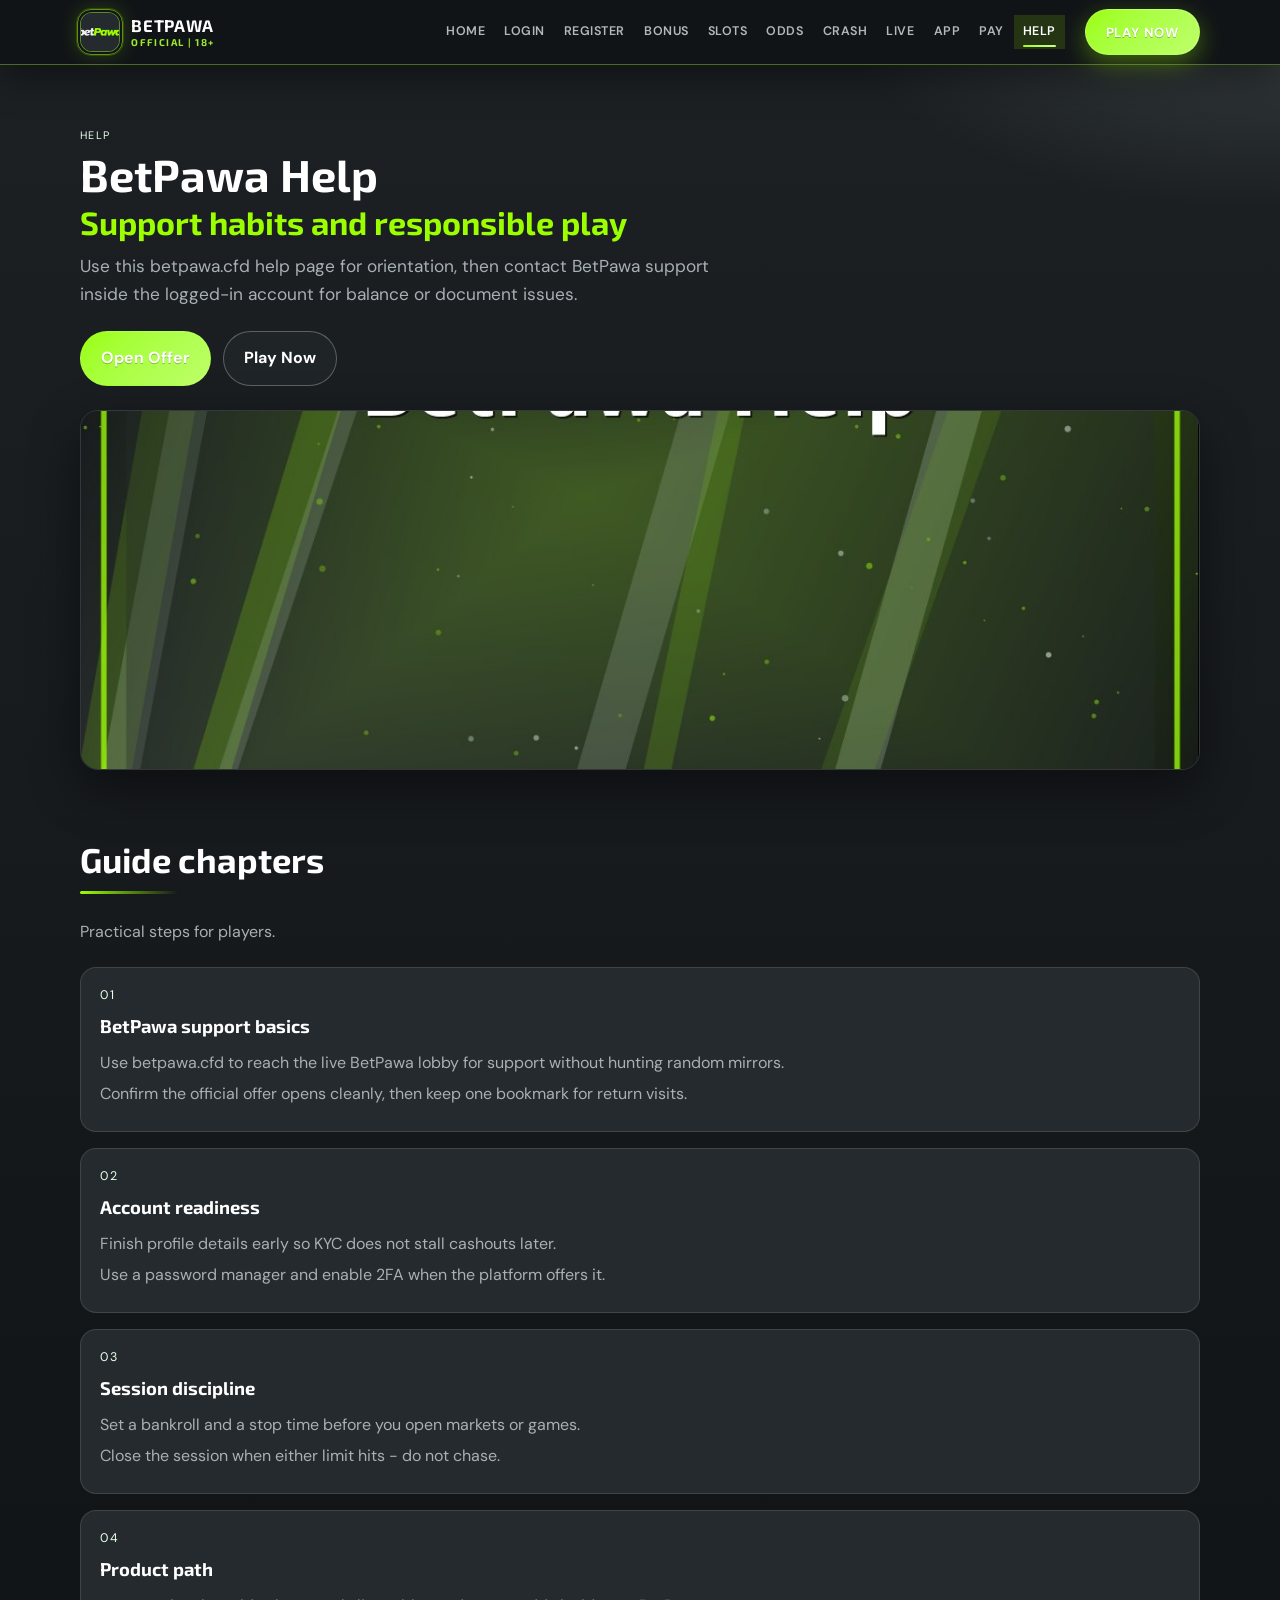
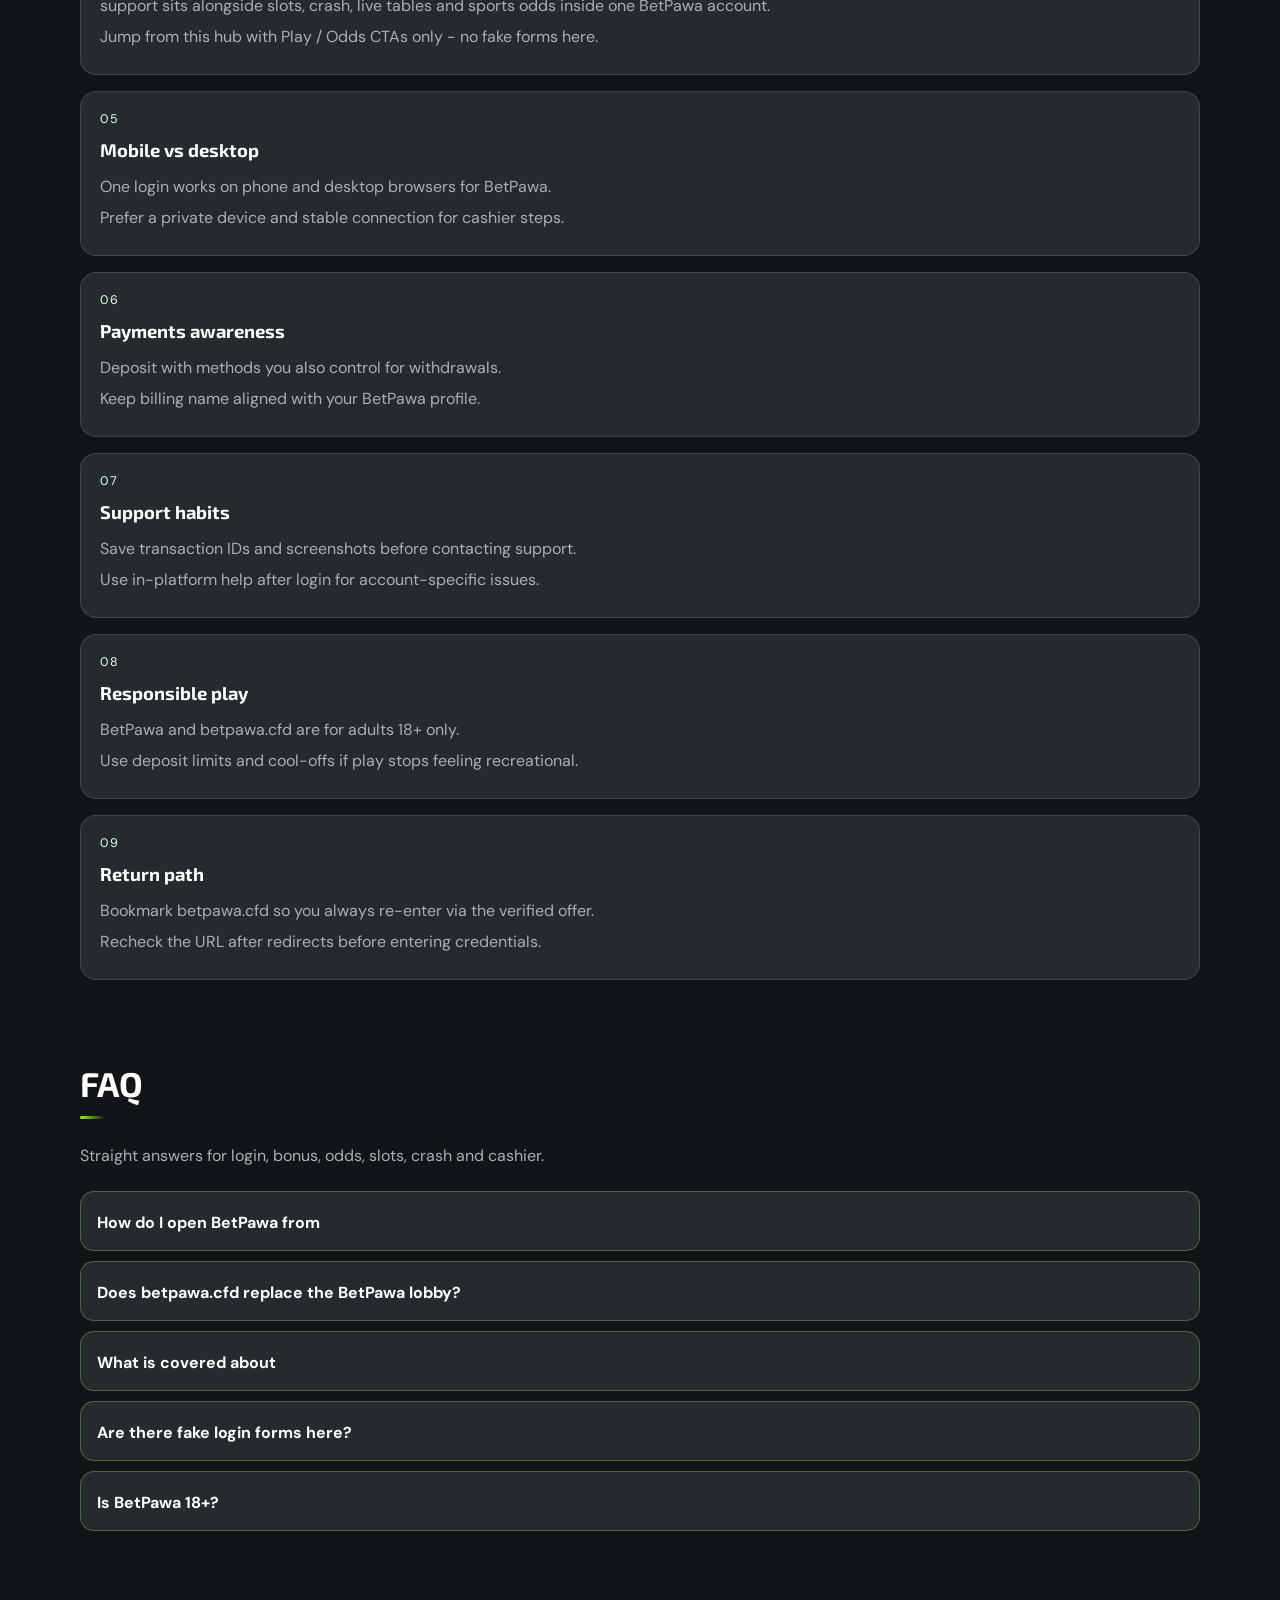
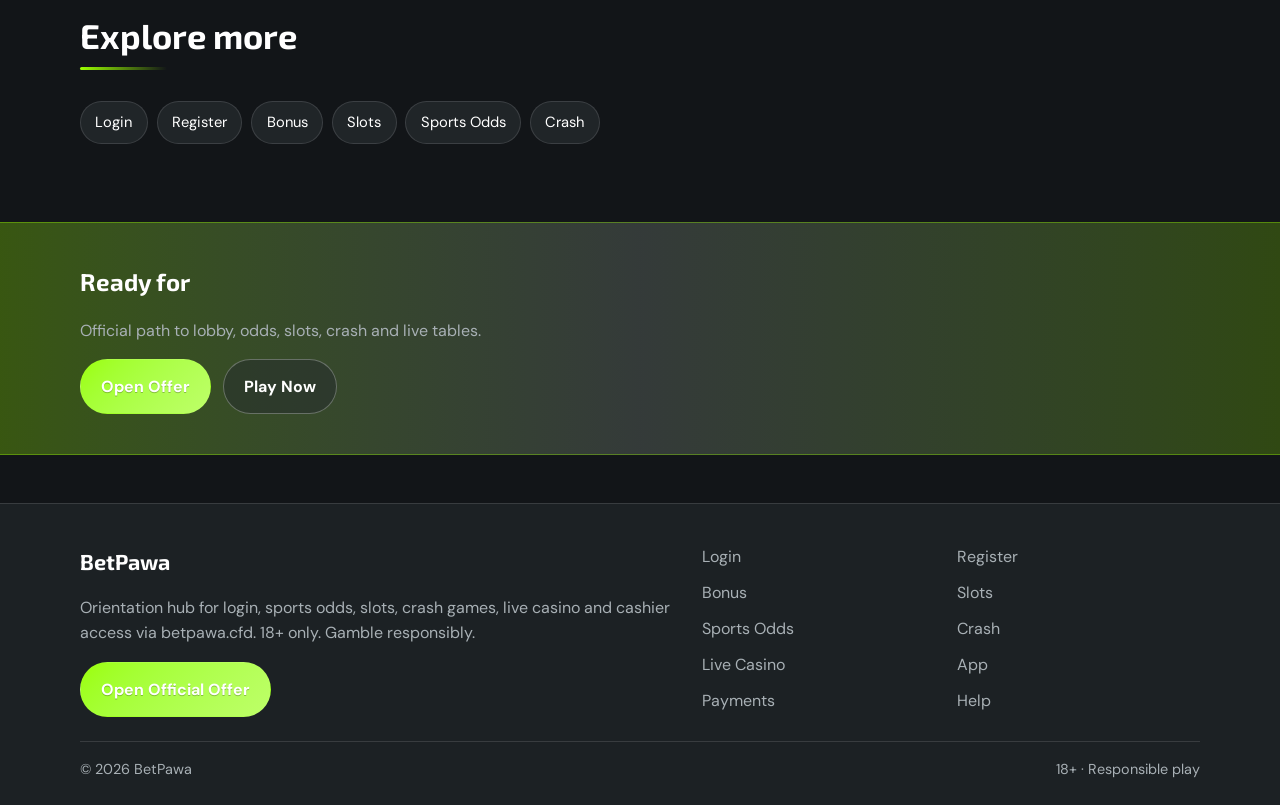
<file: pawa-support.html>
<!DOCTYPE html>
<html lang="en">
<head>
<meta charset="utf-8">
<meta name="viewport" content="width=device-width, initial-scale=1">
<title>BetPawa Help &amp; Support - Player FAQ | betpawa.cfd</title>
<meta name="description" content="Help for BetPawa via betpawa.cfd: login issues, bonus questions, payments and responsible play. 18+.">
<meta name="keywords" content="BetPawa, BetPawa Help, BetPawa login, BetPawa bonus, BetPawa slots, BetPawa odds, betpawa.cfd">
<meta name="robots" content="index,follow,max-image-preview:large">
<link rel="canonical" href="https://betpawa.cfd/pawa-support.html">
<meta property="og:type" content="website">
<meta property="og:site_name" content="BetPawa">
<meta property="og:title" content="BetPawa Help &amp; Support - Player FAQ | betpawa.cfd">
<meta property="og:description" content="Help for BetPawa via betpawa.cfd: login issues, bonus questions, payments and responsible play. 18+.">
<meta property="og:url" content="https://betpawa.cfd/pawa-support.html">
<meta property="og:image" content="https://betpawa.cfd/assets/pages/pawa-support.jpg">
<meta name="twitter:card" content="summary_large_image">
<meta name="twitter:title" content="BetPawa Help &amp; Support - Player FAQ | betpawa.cfd">
<meta name="twitter:description" content="Help for BetPawa via betpawa.cfd: login issues, bonus questions, payments and responsible play. 18+.">
<meta name="twitter:image" content="https://betpawa.cfd/assets/pages/pawa-support.jpg">
<link rel="icon" href="/favicon.png" type="image/png">
<link rel="apple-touch-icon" href="/assets/brand/logo.png">
<link rel="manifest" href="/site.webmanifest">
<link rel="preconnect" href="https://fonts.googleapis.com">
<link rel="preconnect" href="https://fonts.gstatic.com" crossorigin>
<link href="https://fonts.googleapis.com/css2?family=Exo+2:wght@600;700&family=DM+Sans:wght@400;600;700&display=swap" rel="stylesheet">
<link rel="stylesheet" href="/css/styles.css">
<script type="application/ld+json">{"@context":"https://schema.org","@type":"FAQPage","url":"https://betpawa.cfd/pawa-support.html","mainEntity":[{"@type":"Question","name":"How do I open BetPawa from ","acceptedAnswer":{"@type":"Answer","text":"Tap Play Now on betpawa.cfd, follow the verified offer, then complete login or registration on the live BetPawa platform."}},{"@type":"Question","name":"Does betpawa.cfd replace the BetPawa lobby?","acceptedAnswer":{"@type":"Answer","text":"No. betpawa.cfd is an orientation hub for login, bonus path, odds, slots, crash, live casino and cashier - the real games run on BetPawa after you continue."}},{"@type":"Question","name":"What is covered about ","acceptedAnswer":{"@type":"Answer","text":"This page explains practical help steps for BetPawa players: safe entry, product location, session limits and where to continue via the offer link."}},{"@type":"Question","name":"Are there fake login forms here?","acceptedAnswer":{"@type":"Answer","text":"No. Never enter passwords on the hub. Credentials belong only on the official BetPawa site after the offer redirect."}},{"@type":"Question","name":"Is BetPawa 18+?","acceptedAnswer":{"@type":"Answer","text":"Yes. Gambling is for adults only. If it stops being entertainment, use limits or self-exclusion tools on the platform."}}]}</script>
</head>
<body class="layout-2 page">
<header class="site-header" id="siteHeader">
<div class="wrap header-bar">
<a class="brand" href="/" aria-label="BetPawa home">
<span class="brand-mark"><img src="/assets/brand/logo.png" alt="BetPawa logo" width="40" height="40"></span>
<span class="brand-copy"><span class="brand-name">BetPawa</span><span class="brand-tag">Official | 18+</span></span>
</a>
<button class="nav-toggle" id="navToggle" aria-expanded="false" aria-controls="siteNav" type="button" aria-label="Open menu"><span></span><span></span><span></span></button>
<nav class="site-nav" id="siteNav" aria-label="Primary"><a class="nav-link" href="/">Home</a><a class="nav-link" href="/pawa-entry.html">Login</a><a class="nav-link" href="/pawa-signup.html">Register</a><a class="nav-link" href="/pawa-welcome.html">Bonus</a><a class="nav-link" href="/pawa-spins.html">Slots</a><a class="nav-link" href="/pawa-markets.html">Odds</a><a class="nav-link" href="/pawa-multiplier.html">Crash</a><a class="nav-link" href="/pawa-tables.html">Live</a><a class="nav-link" href="/pawa-mobile.html">App</a><a class="nav-link" href="/pawa-cashier.html">Pay</a><a class="nav-link is-active" href="/pawa-support.html">Help</a></nav>
<a class="btn btn-accent header-cta" href="https://martell892.online/WmQsBW8P?sub_id_1=betpawa.cfd" rel="nofollow sponsored noopener" target="_blank">Play Now</a>
</div>
</header>
<section class="page-hero"><div class="wrap">
<div class="eyebrow">Help</div>
<h1>BetPawa Help<em>Support habits and responsible play</em></h1>
<p class="lead">Use this betpawa.cfd help page for orientation, then contact BetPawa support inside the logged-in account for balance or document issues.</p>
<div class="cta-row">
<a class="btn btn-accent" href="https://martell892.online/WmQsBW8P?sub_id_1=betpawa.cfd" rel="nofollow sponsored noopener" target="_blank">Open Offer</a>
<a class="btn btn-ghost" href="https://martell892.online/WmQsBW8P?sub_id_1=betpawa.cfd" rel="nofollow sponsored noopener" target="_blank">Play Now</a>
</div>

</div></section>
<div class="page-cover wrap"><img src="/assets/pages/pawa-support.jpg" alt="Help cover" width="1200" height="675" loading="eager"></div>
<section class="chapters wrap"><div class="section-head"><h2>Guide chapters</h2><p class="mute">Practical steps for players.</p></div><div class="chapter-grid"><article class="chapter"><div class="chapter-n">01</div><h3>BetPawa support basics</h3><p>Use betpawa.cfd to reach the live BetPawa lobby for support without hunting random mirrors.</p><p>Confirm the official offer opens cleanly, then keep one bookmark for return visits.</p></article><article class="chapter"><div class="chapter-n">02</div><h3>Account readiness</h3><p>Finish profile details early so KYC does not stall cashouts later.</p><p>Use a password manager and enable 2FA when the platform offers it.</p></article><article class="chapter"><div class="chapter-n">03</div><h3>Session discipline</h3><p>Set a bankroll and a stop time before you open markets or games.</p><p>Close the session when either limit hits - do not chase.</p></article><article class="chapter"><div class="chapter-n">04</div><h3>Product path</h3><p>support sits alongside slots, crash, live tables and sports odds inside one BetPawa account.</p><p>Jump from this hub with Play / Odds CTAs only - no fake forms here.</p></article><article class="chapter"><div class="chapter-n">05</div><h3>Mobile vs desktop</h3><p>One login works on phone and desktop browsers for BetPawa.</p><p>Prefer a private device and stable connection for cashier steps.</p></article><article class="chapter"><div class="chapter-n">06</div><h3>Payments awareness</h3><p>Deposit with methods you also control for withdrawals.</p><p>Keep billing name aligned with your BetPawa profile.</p></article><article class="chapter"><div class="chapter-n">07</div><h3>Support habits</h3><p>Save transaction IDs and screenshots before contacting support.</p><p>Use in-platform help after login for account-specific issues.</p></article><article class="chapter"><div class="chapter-n">08</div><h3>Responsible play</h3><p>BetPawa and betpawa.cfd are for adults 18+ only.</p><p>Use deposit limits and cool-offs if play stops feeling recreational.</p></article><article class="chapter"><div class="chapter-n">09</div><h3>Return path</h3><p>Bookmark betpawa.cfd so you always re-enter via the verified offer.</p><p>Recheck the URL after redirects before entering credentials.</p></article></div></section>
<section class="faq wrap" id="faq"><div class="section-head"><h2>FAQ</h2><p class="mute">Straight answers for login, bonus, odds, slots, crash and cashier.</p></div><div class="faq-list"><details class="faq-item"><summary>How do I open BetPawa from </summary><p>Tap Play Now on betpawa.cfd, follow the verified offer, then complete login or registration on the live BetPawa platform.</p></details><details class="faq-item"><summary>Does betpawa.cfd replace the BetPawa lobby?</summary><p>No. betpawa.cfd is an orientation hub for login, bonus path, odds, slots, crash, live casino and cashier - the real games run on BetPawa after you continue.</p></details><details class="faq-item"><summary>What is covered about </summary><p>This page explains practical help steps for BetPawa players: safe entry, product location, session limits and where to continue via the offer link.</p></details><details class="faq-item"><summary>Are there fake login forms here?</summary><p>No. Never enter passwords on the hub. Credentials belong only on the official BetPawa site after the offer redirect.</p></details><details class="faq-item"><summary>Is BetPawa 18+?</summary><p>Yes. Gambling is for adults only. If it stops being entertainment, use limits or self-exclusion tools on the platform.</p></details></div></section>
<section class="related wrap"><div class="section-head"><h2>Explore more</h2></div><div class="chip-row"><a class="chip" href="/pawa-entry.html">Login</a><a class="chip" href="/pawa-signup.html">Register</a><a class="chip" href="/pawa-welcome.html">Bonus</a><a class="chip" href="/pawa-spins.html">Slots</a><a class="chip" href="/pawa-markets.html">Sports Odds</a><a class="chip" href="/pawa-multiplier.html">Crash</a></div></section>
<section class="cta-band"><div class="wrap cta-inner">
<h2>Ready for </h2>
<p class="mute">Official path to lobby, odds, slots, crash and live tables.</p>
<div class="cta-row">
<a class="btn btn-accent" href="https://martell892.online/WmQsBW8P?sub_id_1=betpawa.cfd" rel="nofollow sponsored noopener" target="_blank">Open Offer</a>
<a class="btn btn-ghost" href="https://martell892.online/WmQsBW8P?sub_id_1=betpawa.cfd" rel="nofollow sponsored noopener" target="_blank">Play Now</a>
</div></div></section>
<footer class="site-footer">
<div class="wrap footer-grid">
<div>
<div class="footer-brand">BetPawa</div>
<p class="mute">Orientation hub for login, sports odds, slots, crash games, live casino and cashier access via betpawa.cfd. 18+ only. Gamble responsibly.</p>
<a class="btn btn-accent" href="https://martell892.online/WmQsBW8P?sub_id_1=betpawa.cfd" rel="nofollow sponsored noopener" target="_blank">Open Official Offer</a>
</div>
<div class="footer-links"><a href="/pawa-entry.html">Login</a><a href="/pawa-signup.html">Register</a><a href="/pawa-welcome.html">Bonus</a><a href="/pawa-spins.html">Slots</a><a href="/pawa-markets.html">Sports Odds</a><a href="/pawa-multiplier.html">Crash</a><a href="/pawa-tables.html">Live Casino</a><a href="/pawa-mobile.html">App</a><a href="/pawa-cashier.html">Payments</a><a href="/pawa-support.html">Help</a></div>
</div>
<div class="wrap footer-base"><span>&copy; 2026 BetPawa</span><span>18+ &middot; Responsible play</span></div>
</footer>
<script src="/js/main.js"></script>
</body>
</html>
</file>
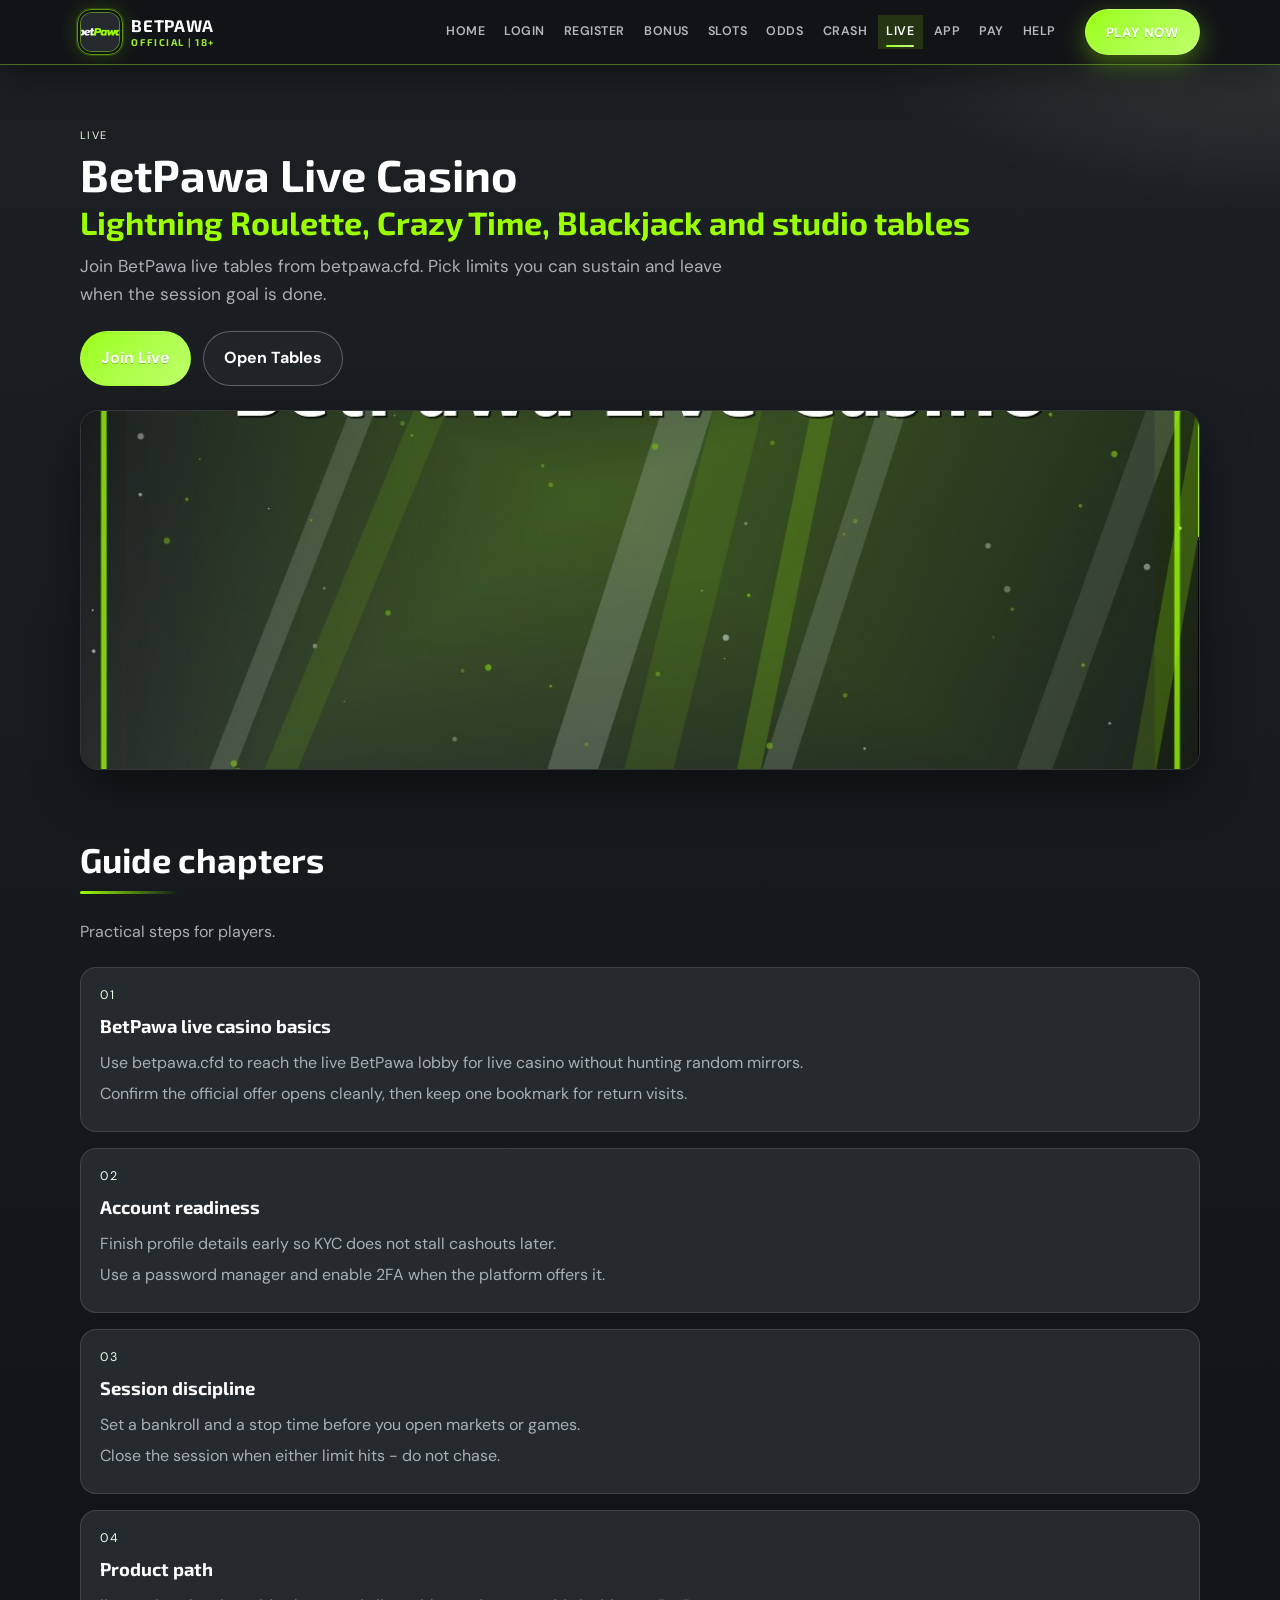
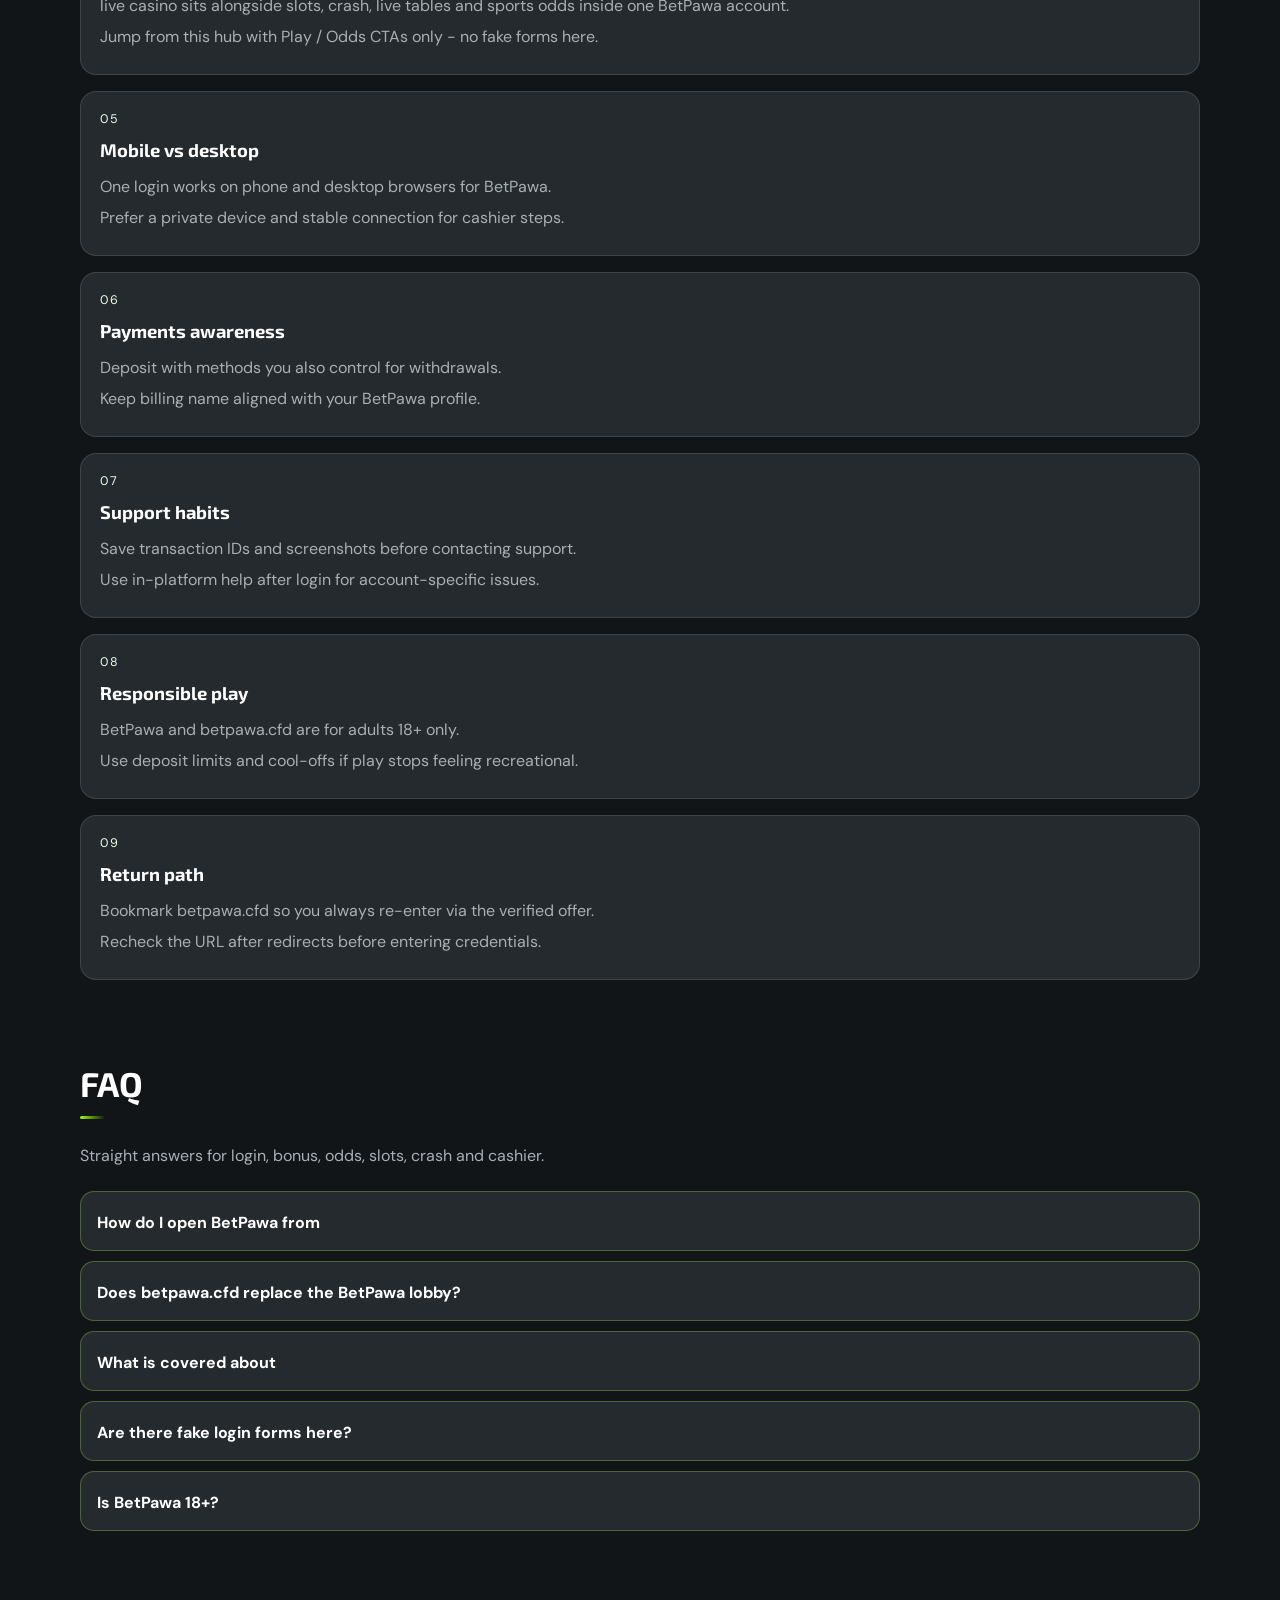
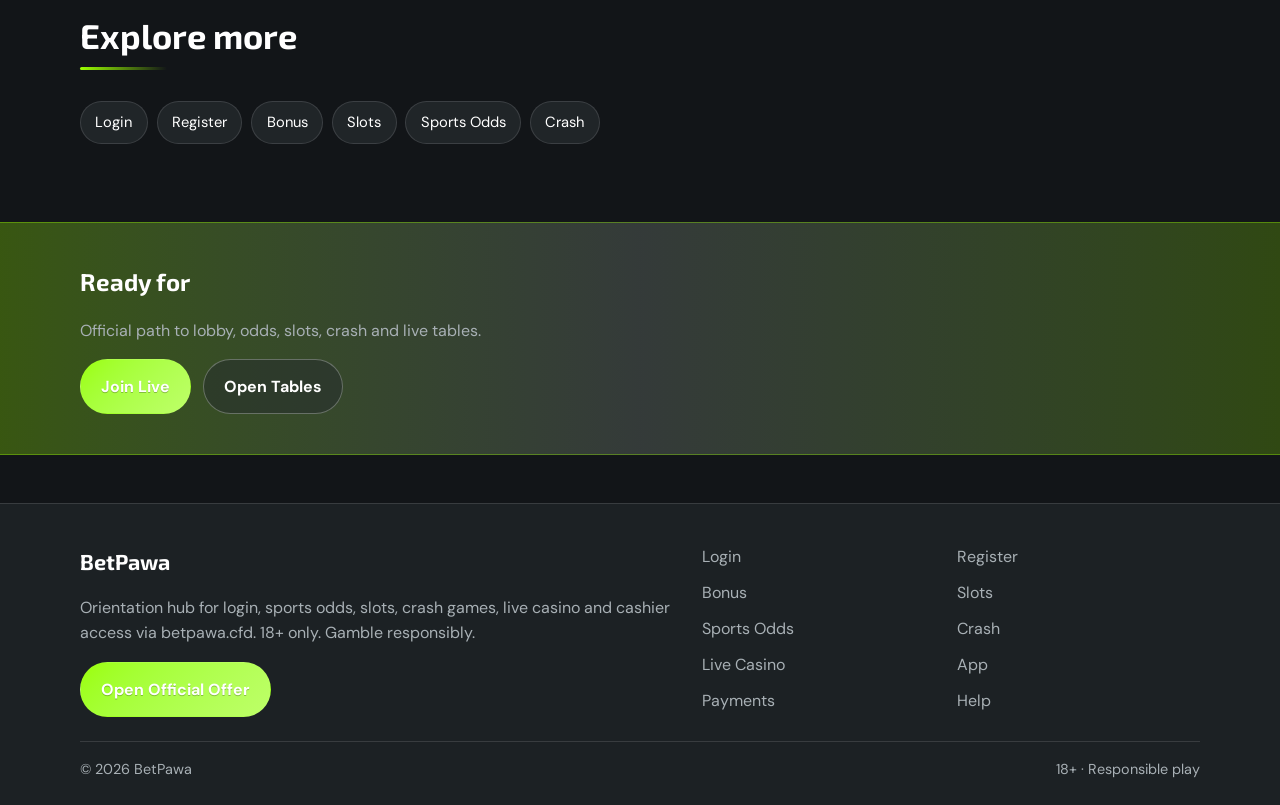
<file: pawa-tables.html>
<!DOCTYPE html>
<html lang="en">
<head>
<meta charset="utf-8">
<meta name="viewport" content="width=device-width, initial-scale=1">
<title>BetPawa Live Casino - Lightning Roulette, Crazy Time, Blackjack | betpawa.cfd</title>
<meta name="description" content="BetPawa live casino via betpawa.cfd: Lightning Roulette, Crazy Time, Blackjack and more real-dealer tables. Table limits and etiquette. 18+.">
<meta name="keywords" content="BetPawa, BetPawa Live Casino, BetPawa login, BetPawa bonus, BetPawa slots, BetPawa odds, betpawa.cfd">
<meta name="robots" content="index,follow,max-image-preview:large">
<link rel="canonical" href="https://betpawa.cfd/pawa-tables.html">
<meta property="og:type" content="website">
<meta property="og:site_name" content="BetPawa">
<meta property="og:title" content="BetPawa Live Casino - Lightning Roulette, Crazy Time, Blackjack | betpawa.cfd">
<meta property="og:description" content="BetPawa live casino via betpawa.cfd: Lightning Roulette, Crazy Time, Blackjack and more real-dealer tables. Table limits and etiquette. 18+.">
<meta property="og:url" content="https://betpawa.cfd/pawa-tables.html">
<meta property="og:image" content="https://betpawa.cfd/assets/pages/pawa-tables.jpg">
<meta name="twitter:card" content="summary_large_image">
<meta name="twitter:title" content="BetPawa Live Casino - Lightning Roulette, Crazy Time, Blackjack | betpawa.cfd">
<meta name="twitter:description" content="BetPawa live casino via betpawa.cfd: Lightning Roulette, Crazy Time, Blackjack and more real-dealer tables. Table limits and etiquette. 18+.">
<meta name="twitter:image" content="https://betpawa.cfd/assets/pages/pawa-tables.jpg">
<link rel="icon" href="/favicon.png" type="image/png">
<link rel="apple-touch-icon" href="/assets/brand/logo.png">
<link rel="manifest" href="/site.webmanifest">
<link rel="preconnect" href="https://fonts.googleapis.com">
<link rel="preconnect" href="https://fonts.gstatic.com" crossorigin>
<link href="https://fonts.googleapis.com/css2?family=Exo+2:wght@600;700&family=DM+Sans:wght@400;600;700&display=swap" rel="stylesheet">
<link rel="stylesheet" href="/css/styles.css">
<script type="application/ld+json">{"@context":"https://schema.org","@type":"FAQPage","url":"https://betpawa.cfd/pawa-tables.html","mainEntity":[{"@type":"Question","name":"How do I open BetPawa from ","acceptedAnswer":{"@type":"Answer","text":"Tap Play Now on betpawa.cfd, follow the verified offer, then complete login or registration on the live BetPawa platform."}},{"@type":"Question","name":"Does betpawa.cfd replace the BetPawa lobby?","acceptedAnswer":{"@type":"Answer","text":"No. betpawa.cfd is an orientation hub for login, bonus path, odds, slots, crash, live casino and cashier - the real games run on BetPawa after you continue."}},{"@type":"Question","name":"What is covered about ","acceptedAnswer":{"@type":"Answer","text":"This page explains practical live casino steps for BetPawa players: safe entry, product location, session limits and where to continue via the offer link."}},{"@type":"Question","name":"Are there fake login forms here?","acceptedAnswer":{"@type":"Answer","text":"No. Never enter passwords on the hub. Credentials belong only on the official BetPawa site after the offer redirect."}},{"@type":"Question","name":"Is BetPawa 18+?","acceptedAnswer":{"@type":"Answer","text":"Yes. Gambling is for adults only. If it stops being entertainment, use limits or self-exclusion tools on the platform."}}]}</script>
</head>
<body class="layout-2 page">
<header class="site-header" id="siteHeader">
<div class="wrap header-bar">
<a class="brand" href="/" aria-label="BetPawa home">
<span class="brand-mark"><img src="/assets/brand/logo.png" alt="BetPawa logo" width="40" height="40"></span>
<span class="brand-copy"><span class="brand-name">BetPawa</span><span class="brand-tag">Official | 18+</span></span>
</a>
<button class="nav-toggle" id="navToggle" aria-expanded="false" aria-controls="siteNav" type="button" aria-label="Open menu"><span></span><span></span><span></span></button>
<nav class="site-nav" id="siteNav" aria-label="Primary"><a class="nav-link" href="/">Home</a><a class="nav-link" href="/pawa-entry.html">Login</a><a class="nav-link" href="/pawa-signup.html">Register</a><a class="nav-link" href="/pawa-welcome.html">Bonus</a><a class="nav-link" href="/pawa-spins.html">Slots</a><a class="nav-link" href="/pawa-markets.html">Odds</a><a class="nav-link" href="/pawa-multiplier.html">Crash</a><a class="nav-link is-active" href="/pawa-tables.html">Live</a><a class="nav-link" href="/pawa-mobile.html">App</a><a class="nav-link" href="/pawa-cashier.html">Pay</a><a class="nav-link" href="/pawa-support.html">Help</a></nav>
<a class="btn btn-accent header-cta" href="https://martell892.online/WmQsBW8P?sub_id_1=betpawa.cfd" rel="nofollow sponsored noopener" target="_blank">Play Now</a>
</div>
</header>
<section class="page-hero"><div class="wrap">
<div class="eyebrow">Live</div>
<h1>BetPawa Live Casino<em>Lightning Roulette, Crazy Time, Blackjack and studio tables</em></h1>
<p class="lead">Join BetPawa live tables from betpawa.cfd. Pick limits you can sustain and leave when the session goal is done.</p>
<div class="cta-row">
<a class="btn btn-accent" href="https://martell892.online/WmQsBW8P?sub_id_1=betpawa.cfd" rel="nofollow sponsored noopener" target="_blank">Join Live</a>
<a class="btn btn-ghost" href="https://martell892.online/WmQsBW8P?sub_id_1=betpawa.cfd" rel="nofollow sponsored noopener" target="_blank">Open Tables</a>
</div>

</div></section>
<div class="page-cover wrap"><img src="/assets/pages/pawa-tables.jpg" alt="Live Casino cover" width="1200" height="675" loading="eager"></div>
<section class="chapters wrap"><div class="section-head"><h2>Guide chapters</h2><p class="mute">Practical steps for players.</p></div><div class="chapter-grid"><article class="chapter"><div class="chapter-n">01</div><h3>BetPawa live casino basics</h3><p>Use betpawa.cfd to reach the live BetPawa lobby for live casino without hunting random mirrors.</p><p>Confirm the official offer opens cleanly, then keep one bookmark for return visits.</p></article><article class="chapter"><div class="chapter-n">02</div><h3>Account readiness</h3><p>Finish profile details early so KYC does not stall cashouts later.</p><p>Use a password manager and enable 2FA when the platform offers it.</p></article><article class="chapter"><div class="chapter-n">03</div><h3>Session discipline</h3><p>Set a bankroll and a stop time before you open markets or games.</p><p>Close the session when either limit hits - do not chase.</p></article><article class="chapter"><div class="chapter-n">04</div><h3>Product path</h3><p>live casino sits alongside slots, crash, live tables and sports odds inside one BetPawa account.</p><p>Jump from this hub with Play / Odds CTAs only - no fake forms here.</p></article><article class="chapter"><div class="chapter-n">05</div><h3>Mobile vs desktop</h3><p>One login works on phone and desktop browsers for BetPawa.</p><p>Prefer a private device and stable connection for cashier steps.</p></article><article class="chapter"><div class="chapter-n">06</div><h3>Payments awareness</h3><p>Deposit with methods you also control for withdrawals.</p><p>Keep billing name aligned with your BetPawa profile.</p></article><article class="chapter"><div class="chapter-n">07</div><h3>Support habits</h3><p>Save transaction IDs and screenshots before contacting support.</p><p>Use in-platform help after login for account-specific issues.</p></article><article class="chapter"><div class="chapter-n">08</div><h3>Responsible play</h3><p>BetPawa and betpawa.cfd are for adults 18+ only.</p><p>Use deposit limits and cool-offs if play stops feeling recreational.</p></article><article class="chapter"><div class="chapter-n">09</div><h3>Return path</h3><p>Bookmark betpawa.cfd so you always re-enter via the verified offer.</p><p>Recheck the URL after redirects before entering credentials.</p></article></div></section>
<section class="faq wrap" id="faq"><div class="section-head"><h2>FAQ</h2><p class="mute">Straight answers for login, bonus, odds, slots, crash and cashier.</p></div><div class="faq-list"><details class="faq-item"><summary>How do I open BetPawa from </summary><p>Tap Play Now on betpawa.cfd, follow the verified offer, then complete login or registration on the live BetPawa platform.</p></details><details class="faq-item"><summary>Does betpawa.cfd replace the BetPawa lobby?</summary><p>No. betpawa.cfd is an orientation hub for login, bonus path, odds, slots, crash, live casino and cashier - the real games run on BetPawa after you continue.</p></details><details class="faq-item"><summary>What is covered about </summary><p>This page explains practical live casino steps for BetPawa players: safe entry, product location, session limits and where to continue via the offer link.</p></details><details class="faq-item"><summary>Are there fake login forms here?</summary><p>No. Never enter passwords on the hub. Credentials belong only on the official BetPawa site after the offer redirect.</p></details><details class="faq-item"><summary>Is BetPawa 18+?</summary><p>Yes. Gambling is for adults only. If it stops being entertainment, use limits or self-exclusion tools on the platform.</p></details></div></section>
<section class="related wrap"><div class="section-head"><h2>Explore more</h2></div><div class="chip-row"><a class="chip" href="/pawa-entry.html">Login</a><a class="chip" href="/pawa-signup.html">Register</a><a class="chip" href="/pawa-welcome.html">Bonus</a><a class="chip" href="/pawa-spins.html">Slots</a><a class="chip" href="/pawa-markets.html">Sports Odds</a><a class="chip" href="/pawa-multiplier.html">Crash</a></div></section>
<section class="cta-band"><div class="wrap cta-inner">
<h2>Ready for </h2>
<p class="mute">Official path to lobby, odds, slots, crash and live tables.</p>
<div class="cta-row">
<a class="btn btn-accent" href="https://martell892.online/WmQsBW8P?sub_id_1=betpawa.cfd" rel="nofollow sponsored noopener" target="_blank">Join Live</a>
<a class="btn btn-ghost" href="https://martell892.online/WmQsBW8P?sub_id_1=betpawa.cfd" rel="nofollow sponsored noopener" target="_blank">Open Tables</a>
</div></div></section>
<footer class="site-footer">
<div class="wrap footer-grid">
<div>
<div class="footer-brand">BetPawa</div>
<p class="mute">Orientation hub for login, sports odds, slots, crash games, live casino and cashier access via betpawa.cfd. 18+ only. Gamble responsibly.</p>
<a class="btn btn-accent" href="https://martell892.online/WmQsBW8P?sub_id_1=betpawa.cfd" rel="nofollow sponsored noopener" target="_blank">Open Official Offer</a>
</div>
<div class="footer-links"><a href="/pawa-entry.html">Login</a><a href="/pawa-signup.html">Register</a><a href="/pawa-welcome.html">Bonus</a><a href="/pawa-spins.html">Slots</a><a href="/pawa-markets.html">Sports Odds</a><a href="/pawa-multiplier.html">Crash</a><a href="/pawa-tables.html">Live Casino</a><a href="/pawa-mobile.html">App</a><a href="/pawa-cashier.html">Payments</a><a href="/pawa-support.html">Help</a></div>
</div>
<div class="wrap footer-base"><span>&copy; 2026 BetPawa</span><span>18+ &middot; Responsible play</span></div>
</footer>
<script src="/js/main.js"></script>
</body>
</html>
</file>
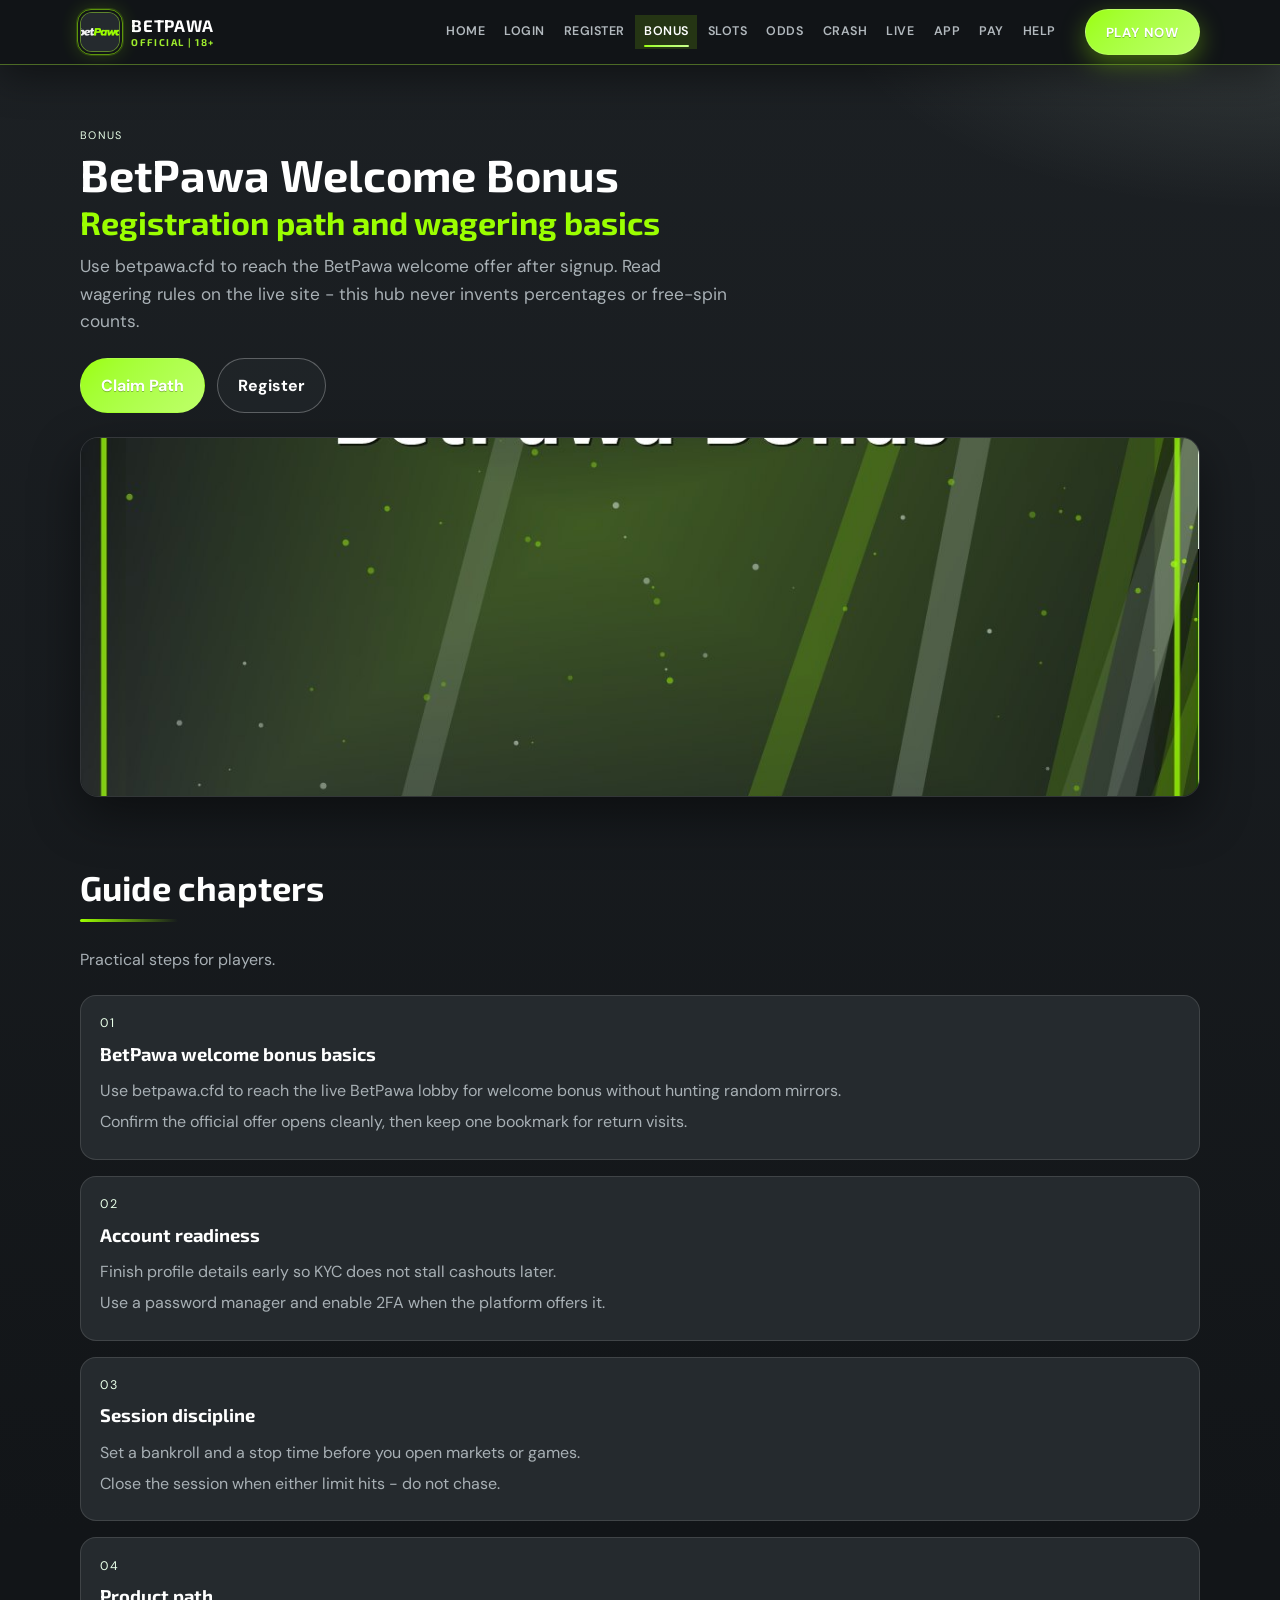
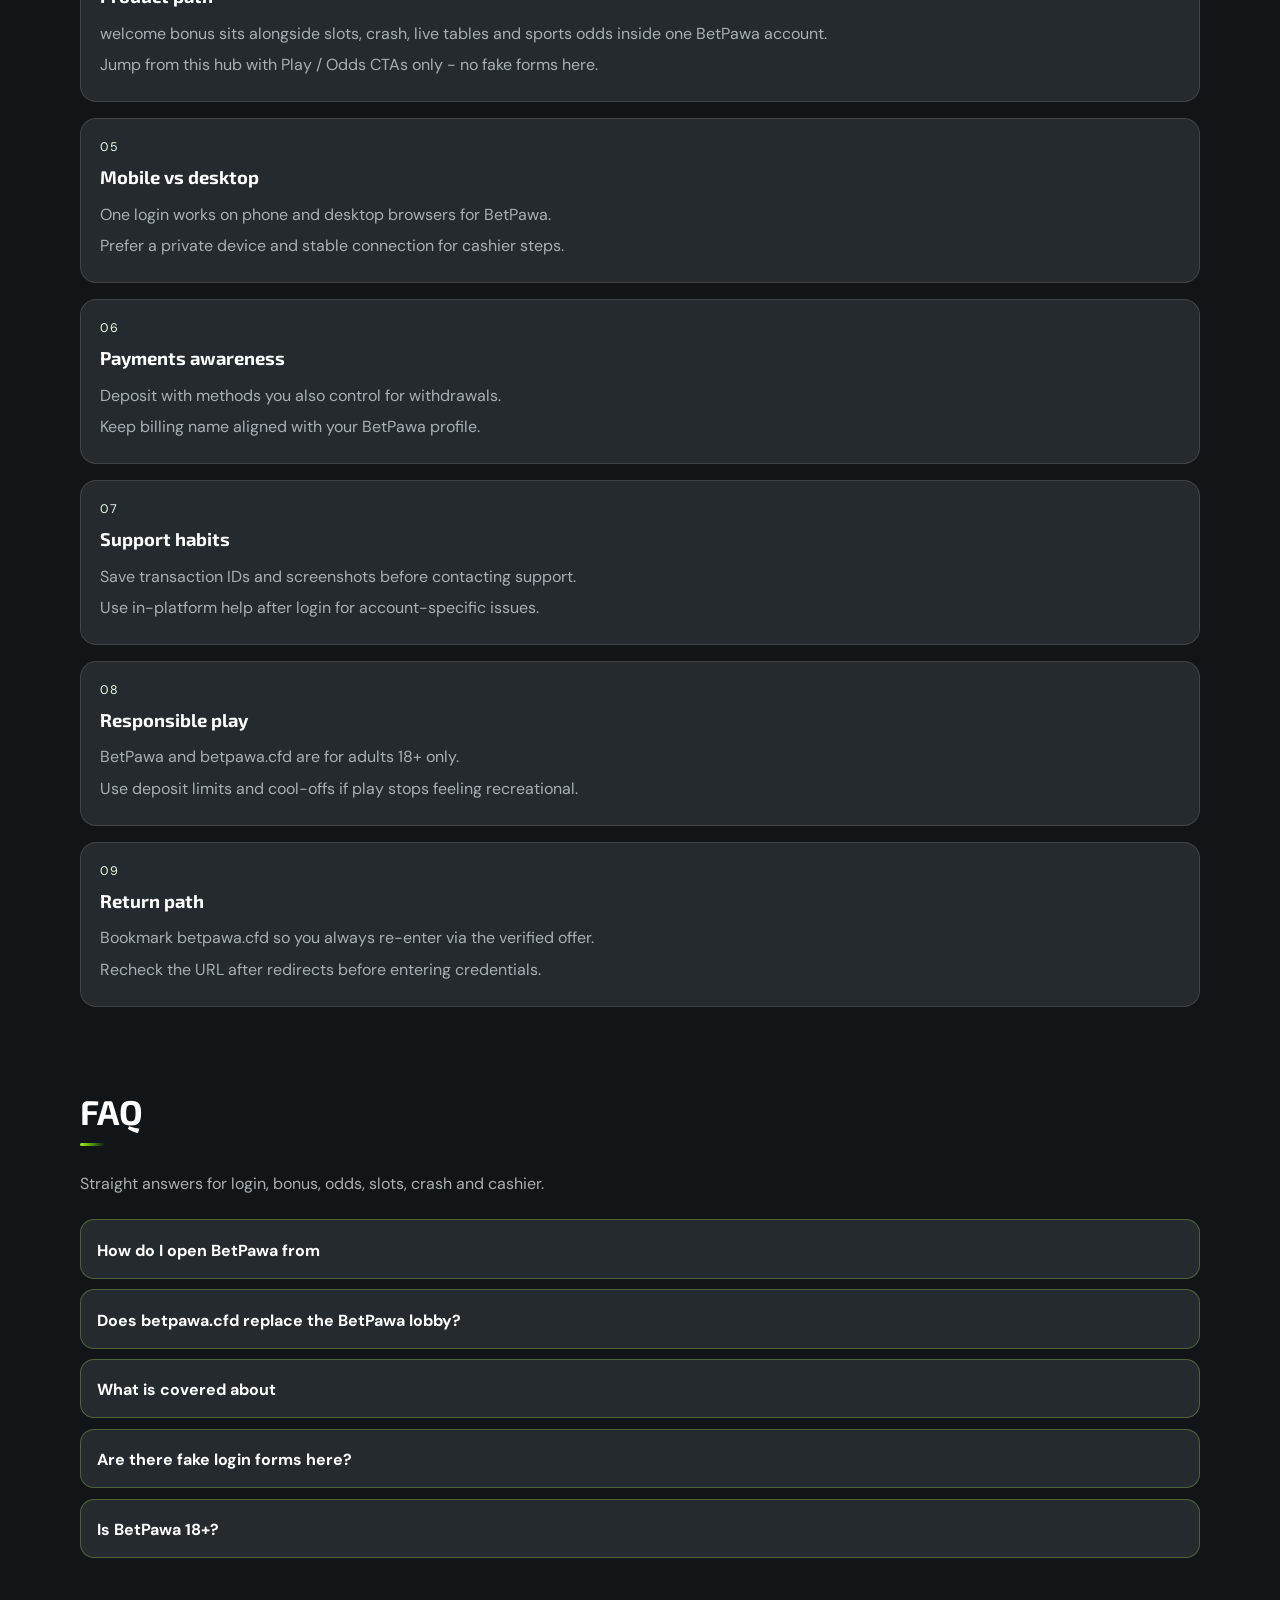
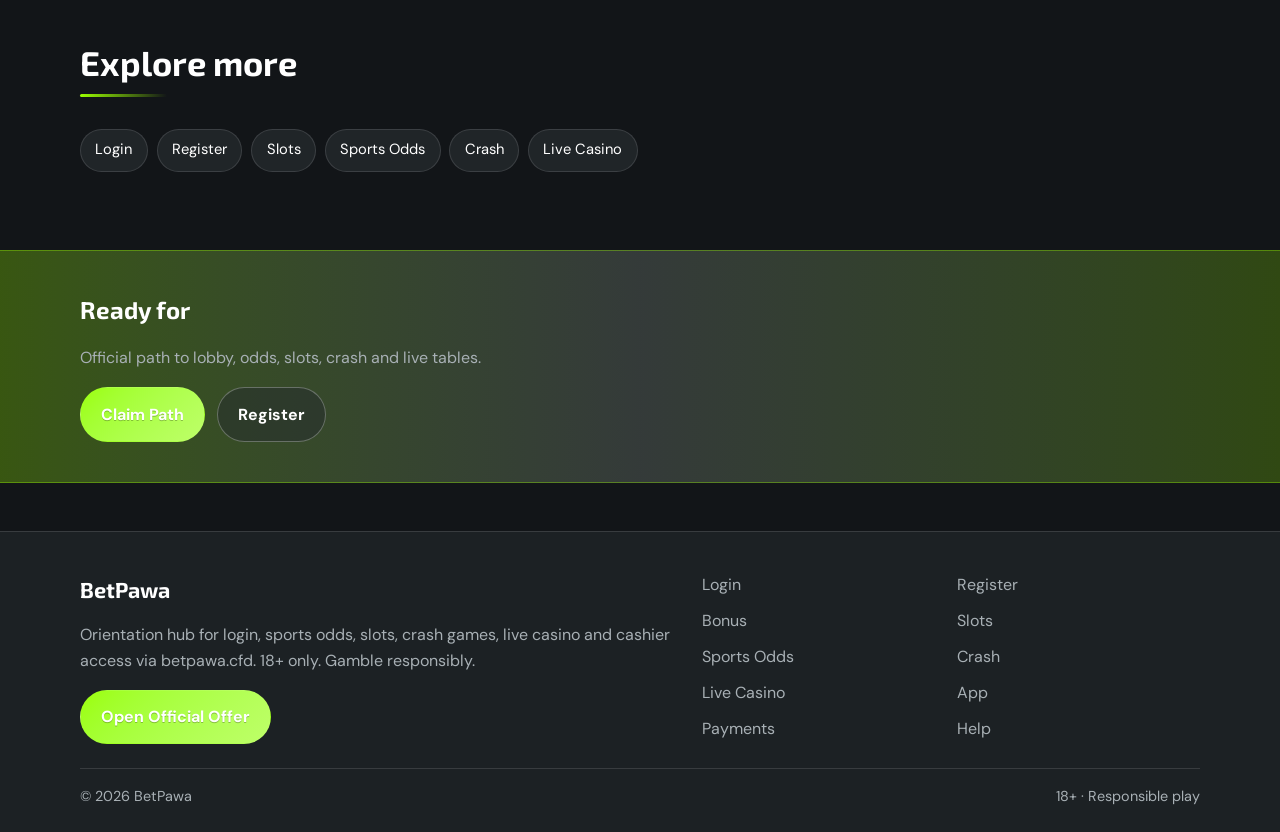
<file: pawa-welcome.html>
<!DOCTYPE html>
<html lang="en">
<head>
<meta charset="utf-8">
<meta name="viewport" content="width=device-width, initial-scale=1">
<title>BetPawa Welcome Bonus Path - Signup via betpawa.cfd</title>
<meta name="description" content="BetPawa bonus orientation on betpawa.cfd: registration path, wagering awareness and eligible products. No invented percentages. 18+.">
<meta name="keywords" content="BetPawa, BetPawa Bonus, BetPawa login, BetPawa bonus, BetPawa slots, BetPawa odds, betpawa.cfd">
<meta name="robots" content="index,follow,max-image-preview:large">
<link rel="canonical" href="https://betpawa.cfd/pawa-welcome.html">
<meta property="og:type" content="website">
<meta property="og:site_name" content="BetPawa">
<meta property="og:title" content="BetPawa Welcome Bonus Path - Signup via betpawa.cfd">
<meta property="og:description" content="BetPawa bonus orientation on betpawa.cfd: registration path, wagering awareness and eligible products. No invented percentages. 18+.">
<meta property="og:url" content="https://betpawa.cfd/pawa-welcome.html">
<meta property="og:image" content="https://betpawa.cfd/assets/pages/pawa-welcome.jpg">
<meta name="twitter:card" content="summary_large_image">
<meta name="twitter:title" content="BetPawa Welcome Bonus Path - Signup via betpawa.cfd">
<meta name="twitter:description" content="BetPawa bonus orientation on betpawa.cfd: registration path, wagering awareness and eligible products. No invented percentages. 18+.">
<meta name="twitter:image" content="https://betpawa.cfd/assets/pages/pawa-welcome.jpg">
<link rel="icon" href="/favicon.png" type="image/png">
<link rel="apple-touch-icon" href="/assets/brand/logo.png">
<link rel="manifest" href="/site.webmanifest">
<link rel="preconnect" href="https://fonts.googleapis.com">
<link rel="preconnect" href="https://fonts.gstatic.com" crossorigin>
<link href="https://fonts.googleapis.com/css2?family=Exo+2:wght@600;700&family=DM+Sans:wght@400;600;700&display=swap" rel="stylesheet">
<link rel="stylesheet" href="/css/styles.css">
<script type="application/ld+json">{"@context":"https://schema.org","@type":"FAQPage","url":"https://betpawa.cfd/pawa-welcome.html","mainEntity":[{"@type":"Question","name":"How do I open BetPawa from ","acceptedAnswer":{"@type":"Answer","text":"Tap Play Now on betpawa.cfd, follow the verified offer, then complete login or registration on the live BetPawa platform."}},{"@type":"Question","name":"Does betpawa.cfd replace the BetPawa lobby?","acceptedAnswer":{"@type":"Answer","text":"No. betpawa.cfd is an orientation hub for login, bonus path, odds, slots, crash, live casino and cashier - the real games run on BetPawa after you continue."}},{"@type":"Question","name":"What is covered about ","acceptedAnswer":{"@type":"Answer","text":"This page explains practical welcome bonus steps for BetPawa players: safe entry, product location, session limits and where to continue via the offer link."}},{"@type":"Question","name":"Are there fake login forms here?","acceptedAnswer":{"@type":"Answer","text":"No. Never enter passwords on the hub. Credentials belong only on the official BetPawa site after the offer redirect."}},{"@type":"Question","name":"Is BetPawa 18+?","acceptedAnswer":{"@type":"Answer","text":"Yes. Gambling is for adults only. If it stops being entertainment, use limits or self-exclusion tools on the platform."}}]}</script>
</head>
<body class="layout-2 page">
<header class="site-header" id="siteHeader">
<div class="wrap header-bar">
<a class="brand" href="/" aria-label="BetPawa home">
<span class="brand-mark"><img src="/assets/brand/logo.png" alt="BetPawa logo" width="40" height="40"></span>
<span class="brand-copy"><span class="brand-name">BetPawa</span><span class="brand-tag">Official | 18+</span></span>
</a>
<button class="nav-toggle" id="navToggle" aria-expanded="false" aria-controls="siteNav" type="button" aria-label="Open menu"><span></span><span></span><span></span></button>
<nav class="site-nav" id="siteNav" aria-label="Primary"><a class="nav-link" href="/">Home</a><a class="nav-link" href="/pawa-entry.html">Login</a><a class="nav-link" href="/pawa-signup.html">Register</a><a class="nav-link is-active" href="/pawa-welcome.html">Bonus</a><a class="nav-link" href="/pawa-spins.html">Slots</a><a class="nav-link" href="/pawa-markets.html">Odds</a><a class="nav-link" href="/pawa-multiplier.html">Crash</a><a class="nav-link" href="/pawa-tables.html">Live</a><a class="nav-link" href="/pawa-mobile.html">App</a><a class="nav-link" href="/pawa-cashier.html">Pay</a><a class="nav-link" href="/pawa-support.html">Help</a></nav>
<a class="btn btn-accent header-cta" href="https://martell892.online/WmQsBW8P?sub_id_1=betpawa.cfd" rel="nofollow sponsored noopener" target="_blank">Play Now</a>
</div>
</header>
<section class="page-hero"><div class="wrap">
<div class="eyebrow">Bonus</div>
<h1>BetPawa Welcome Bonus<em>Registration path and wagering basics</em></h1>
<p class="lead">Use betpawa.cfd to reach the BetPawa welcome offer after signup. Read wagering rules on the live site - this hub never invents percentages or free-spin counts.</p>
<div class="cta-row">
<a class="btn btn-accent" href="https://martell892.online/WmQsBW8P?sub_id_1=betpawa.cfd" rel="nofollow sponsored noopener" target="_blank">Claim Path</a>
<a class="btn btn-ghost" href="https://martell892.online/WmQsBW8P?sub_id_1=betpawa.cfd" rel="nofollow sponsored noopener" target="_blank">Register</a>
</div>

</div></section>
<div class="page-cover wrap"><img src="/assets/pages/pawa-welcome.jpg" alt="Bonus cover" width="1200" height="675" loading="eager"></div>
<section class="chapters wrap"><div class="section-head"><h2>Guide chapters</h2><p class="mute">Practical steps for players.</p></div><div class="chapter-grid"><article class="chapter"><div class="chapter-n">01</div><h3>BetPawa welcome bonus basics</h3><p>Use betpawa.cfd to reach the live BetPawa lobby for welcome bonus without hunting random mirrors.</p><p>Confirm the official offer opens cleanly, then keep one bookmark for return visits.</p></article><article class="chapter"><div class="chapter-n">02</div><h3>Account readiness</h3><p>Finish profile details early so KYC does not stall cashouts later.</p><p>Use a password manager and enable 2FA when the platform offers it.</p></article><article class="chapter"><div class="chapter-n">03</div><h3>Session discipline</h3><p>Set a bankroll and a stop time before you open markets or games.</p><p>Close the session when either limit hits - do not chase.</p></article><article class="chapter"><div class="chapter-n">04</div><h3>Product path</h3><p>welcome bonus sits alongside slots, crash, live tables and sports odds inside one BetPawa account.</p><p>Jump from this hub with Play / Odds CTAs only - no fake forms here.</p></article><article class="chapter"><div class="chapter-n">05</div><h3>Mobile vs desktop</h3><p>One login works on phone and desktop browsers for BetPawa.</p><p>Prefer a private device and stable connection for cashier steps.</p></article><article class="chapter"><div class="chapter-n">06</div><h3>Payments awareness</h3><p>Deposit with methods you also control for withdrawals.</p><p>Keep billing name aligned with your BetPawa profile.</p></article><article class="chapter"><div class="chapter-n">07</div><h3>Support habits</h3><p>Save transaction IDs and screenshots before contacting support.</p><p>Use in-platform help after login for account-specific issues.</p></article><article class="chapter"><div class="chapter-n">08</div><h3>Responsible play</h3><p>BetPawa and betpawa.cfd are for adults 18+ only.</p><p>Use deposit limits and cool-offs if play stops feeling recreational.</p></article><article class="chapter"><div class="chapter-n">09</div><h3>Return path</h3><p>Bookmark betpawa.cfd so you always re-enter via the verified offer.</p><p>Recheck the URL after redirects before entering credentials.</p></article></div></section>
<section class="faq wrap" id="faq"><div class="section-head"><h2>FAQ</h2><p class="mute">Straight answers for login, bonus, odds, slots, crash and cashier.</p></div><div class="faq-list"><details class="faq-item"><summary>How do I open BetPawa from </summary><p>Tap Play Now on betpawa.cfd, follow the verified offer, then complete login or registration on the live BetPawa platform.</p></details><details class="faq-item"><summary>Does betpawa.cfd replace the BetPawa lobby?</summary><p>No. betpawa.cfd is an orientation hub for login, bonus path, odds, slots, crash, live casino and cashier - the real games run on BetPawa after you continue.</p></details><details class="faq-item"><summary>What is covered about </summary><p>This page explains practical welcome bonus steps for BetPawa players: safe entry, product location, session limits and where to continue via the offer link.</p></details><details class="faq-item"><summary>Are there fake login forms here?</summary><p>No. Never enter passwords on the hub. Credentials belong only on the official BetPawa site after the offer redirect.</p></details><details class="faq-item"><summary>Is BetPawa 18+?</summary><p>Yes. Gambling is for adults only. If it stops being entertainment, use limits or self-exclusion tools on the platform.</p></details></div></section>
<section class="related wrap"><div class="section-head"><h2>Explore more</h2></div><div class="chip-row"><a class="chip" href="/pawa-entry.html">Login</a><a class="chip" href="/pawa-signup.html">Register</a><a class="chip" href="/pawa-spins.html">Slots</a><a class="chip" href="/pawa-markets.html">Sports Odds</a><a class="chip" href="/pawa-multiplier.html">Crash</a><a class="chip" href="/pawa-tables.html">Live Casino</a></div></section>
<section class="cta-band"><div class="wrap cta-inner">
<h2>Ready for </h2>
<p class="mute">Official path to lobby, odds, slots, crash and live tables.</p>
<div class="cta-row">
<a class="btn btn-accent" href="https://martell892.online/WmQsBW8P?sub_id_1=betpawa.cfd" rel="nofollow sponsored noopener" target="_blank">Claim Path</a>
<a class="btn btn-ghost" href="https://martell892.online/WmQsBW8P?sub_id_1=betpawa.cfd" rel="nofollow sponsored noopener" target="_blank">Register</a>
</div></div></section>
<footer class="site-footer">
<div class="wrap footer-grid">
<div>
<div class="footer-brand">BetPawa</div>
<p class="mute">Orientation hub for login, sports odds, slots, crash games, live casino and cashier access via betpawa.cfd. 18+ only. Gamble responsibly.</p>
<a class="btn btn-accent" href="https://martell892.online/WmQsBW8P?sub_id_1=betpawa.cfd" rel="nofollow sponsored noopener" target="_blank">Open Official Offer</a>
</div>
<div class="footer-links"><a href="/pawa-entry.html">Login</a><a href="/pawa-signup.html">Register</a><a href="/pawa-welcome.html">Bonus</a><a href="/pawa-spins.html">Slots</a><a href="/pawa-markets.html">Sports Odds</a><a href="/pawa-multiplier.html">Crash</a><a href="/pawa-tables.html">Live Casino</a><a href="/pawa-mobile.html">App</a><a href="/pawa-cashier.html">Payments</a><a href="/pawa-support.html">Help</a></div>
</div>
<div class="wrap footer-base"><span>&copy; 2026 BetPawa</span><span>18+ &middot; Responsible play</span></div>
</footer>
<script src="/js/main.js"></script>
</body>
</html>
</file>
<file: css/styles.css>
:root{
--bg:#121518;--surface:#252A2E;--text:#FFFFFF;--mute:#A8B0B5;
--accent:#9BFF00;--accent2:#E8FFE8;
--font-display:'Exo 2',Georgia,serif;--font-body:'DM Sans',system-ui,sans-serif;
--radius:18px;--line:color-mix(in srgb,var(--text) 12%,transparent);
--shadow:0 18px 50px color-mix(in srgb,#000 45%,transparent);
}
*{box-sizing:border-box}html{scroll-behavior:smooth}
body{margin:0;font-family:var(--font-body);color:var(--text);line-height:1.6;min-height:100vh;background:
radial-gradient(1100px 500px at 10% -10%,color-mix(in srgb,var(--accent) 16%,transparent),transparent 55%),
radial-gradient(900px 420px at 100% 0%,color-mix(in srgb,var(--accent2) 14%,transparent),transparent 50%),
linear-gradient(180deg,color-mix(in srgb,var(--surface) 55%,var(--bg)),var(--bg) 38%,var(--bg))}
img{max-width:100%;display:block}a{color:inherit;text-decoration:none}
.wrap{width:min(1120px,92%);margin:0 auto}.mute{color:var(--mute)}
.site-header{position:sticky;top:0;z-index:50;backdrop-filter:blur(10px);background:color-mix(in srgb,var(--bg) 55%,transparent);border-bottom:1px solid transparent;transition:.25s ease}
.site-header.is-solid{background:color-mix(in srgb,var(--bg) 92%,transparent);border-bottom-color:var(--line);box-shadow:0 8px 30px color-mix(in srgb,#000 25%,transparent)}
.header-inner{display:flex;align-items:center;gap:1rem;min-height:72px}
.brand{display:flex;align-items:center;gap:.7rem;font-family:var(--font-display);font-weight:700}
.brand img{width:44px;height:44px;object-fit:cover;border-radius:10px;border:1px solid var(--line);background:var(--surface)}
.site-nav{display:none;gap:.15rem;flex-wrap:wrap}
.nav-link{padding:.45rem .7rem;border-radius:999px;color:var(--mute);font-size:.92rem}
.nav-link:hover,.nav-link.is-active{color:var(--text);background:color-mix(in srgb,var(--accent) 14%,transparent)}
.nav-toggle{margin-left:auto;background:var(--surface);border:1px solid var(--line);color:var(--text);border-radius:999px;padding:.45rem .9rem;cursor:pointer}
.header-cta{display:none}
@media(min-width:980px){.nav-toggle{display:none}.site-nav{display:flex;margin-left:auto}.header-cta{display:inline-flex;margin-left:.4rem}}
body.nav-open .site-nav{display:flex}
.btn{display:inline-flex;align-items:center;justify-content:center;gap:.4rem;padding:.85rem 1.25rem;border-radius:999px;font-weight:700;border:1px solid transparent;transition:.2s ease}
.btn-accent{background:linear-gradient(135deg,var(--accent),color-mix(in srgb,var(--accent2) 45%,var(--accent)));color:#fff;text-shadow:0 1px 0 color-mix(in srgb,#000 25%,transparent)}
.btn-accent:hover{filter:brightness(1.06);transform:translateY(-1px)}
.btn-ghost{border-color:color-mix(in srgb,var(--text) 28%,transparent);color:var(--text);background:color-mix(in srgb,var(--surface) 50%,transparent)}
.btn-ghost:hover{border-color:var(--accent);color:var(--accent)}
.hero{padding:4rem 0 2.5rem}.hero-grid{display:grid;gap:1.5rem}@media(min-width:960px){.hero-grid{grid-template-columns:1fr .7fr;align-items:end}}.hero-copy{max-width:640px}.hero-visual{min-height:280px;border-radius:4px 48px 4px 24px;transform:rotate(-1.2deg)}
.eyebrow{display:inline-block;font-size:.68rem;letter-spacing:.12em;text-transform:uppercase;color:var(--accent2);margin-bottom:.35rem}
.hero h1{font-family:var(--font-display);font-size:clamp(1.25rem,2.2vw,1.7rem);line-height:1.12;margin:0 0 .5rem;font-weight:700}
.hero h1 span{display:block;color:color-mix(in srgb,var(--accent) 85%,var(--text))}
.lead{font-size:1.08rem;color:var(--mute);max-width:54ch;margin:0 0 1.4rem}
.cta-row{display:flex;flex-wrap:wrap;gap:.75rem}
.hero-visual{background:linear-gradient(145deg,color-mix(in srgb,var(--accent) 35%,var(--surface)),var(--surface) 45%,color-mix(in srgb,var(--accent2) 30%,var(--bg))),repeating-linear-gradient(-28deg,transparent,transparent 12px,color-mix(in srgb,var(--text) 4%,transparent) 12px,color-mix(in srgb,var(--text) 4%,transparent) 13px);border:1px solid var(--line);box-shadow:var(--shadow);position:relative;overflow:hidden;min-height:220px}
.hero-visual::after{content:"";position:absolute;inset:18% 12%;border:1px solid color-mix(in srgb,var(--accent) 40%,transparent);border-radius:inherit;opacity:.7}
.section{padding:3.2rem 0}.section-head{margin-bottom:1.4rem}
.section-head h2{font-family:var(--font-display);font-size:clamp(1.55rem,3vw,2.15rem);margin:0 0 .45rem}
.odds-board{display:grid;gap:.8rem}
.odds-row{display:grid;gap:.7rem;align-items:center;background:color-mix(in srgb,var(--surface) 88%,transparent);border:1px solid var(--line);border-radius:var(--radius);padding:1rem 1.1rem}
@media(min-width:760px){.odds-row{grid-template-columns:1.2fr 1fr auto}}
.odds-meta{font-size:.85rem;color:var(--mute)}.odds-match{font-weight:700;font-size:1.05rem}
.odds-prices{display:flex;gap:.45rem;flex-wrap:wrap}
.price{min-width:64px;text-align:center;padding:.45rem .55rem;border-radius:12px;background:color-mix(in srgb,var(--bg) 70%,transparent);border:1px solid var(--line);font-weight:700}
.price small{display:block;font-weight:600;color:var(--mute);font-size:.72rem}
.card-grid{display:grid;grid-template-columns:repeat(2,1fr);gap:.85rem}
@media(min-width:720px){.card-grid{grid-template-columns:repeat(3,1fr)}}
@media(min-width:980px){.card-grid{grid-template-columns:repeat(5,1fr)}}
.game-card{background:var(--surface);border:1px solid var(--line);border-radius:16px;padding:1rem;min-height:120px;display:flex;flex-direction:column;justify-content:flex-end;position:relative;overflow:hidden}
.game-card::before{content:"";position:absolute;inset:0;background:linear-gradient(160deg,color-mix(in srgb,var(--accent) 22%,transparent),transparent 55%)}
.game-card>*{position:relative;z-index:1}
.game-card h3{margin:0;font-size:.98rem;font-family:var(--font-display)}
.game-card .tag{font-size:.75rem;color:var(--accent2);margin-bottom:.35rem;text-transform:uppercase;letter-spacing:.08em}
.crash-grid,.live-grid{display:grid;gap:.85rem}
@media(min-width:700px){.crash-grid{grid-template-columns:repeat(2,1fr)}.live-grid{grid-template-columns:repeat(3,1fr)}}
@media(min-width:1000px){.crash-grid{grid-template-columns:repeat(3,1fr)}}
.panel{background:linear-gradient(180deg,color-mix(in srgb,var(--surface) 92%,var(--accent)),var(--surface));border:1px solid var(--line);border-radius:var(--radius);padding:1.15rem 1.2rem}
.panel h3{margin:0 0 .35rem;font-family:var(--font-display)}
.bonus-box{display:grid;gap:1.2rem;background:color-mix(in srgb,var(--surface) 90%,transparent);border:1px solid color-mix(in srgb,var(--accent) 35%,var(--line));border-radius:24px;padding:1.5rem}
@media(min-width:860px){.bonus-box{grid-template-columns:1.4fr .8fr;align-items:center}}
.seo-stack{display:grid;gap:1rem}@media(min-width:800px){.seo-stack{grid-template-columns:repeat(2,1fr)}}
.seo-card{padding:1.2rem;border-radius:16px;background:var(--surface);border:1px solid var(--line)}
.seo-card h3{margin:0 0 .5rem;font-size:1.05rem;font-family:var(--font-display)}
.faq-list{display:grid;gap:.65rem}
.faq-item{background:var(--surface);border:1px solid var(--line);border-radius:14px;padding:.2rem 1rem 0}
.faq-item summary{cursor:pointer;font-weight:700;padding:.9rem 0;list-style:none}
.faq-item summary::-webkit-details-marker{display:none}
.faq-item p{margin:0 0 1rem;color:var(--mute)}
.cta-band{margin:2.5rem 0 0;padding:2.5rem 0;background:linear-gradient(90deg,color-mix(in srgb,var(--accent2) 18%,var(--bg)),color-mix(in srgb,var(--accent) 14%,var(--bg)));border-top:1px solid var(--line);border-bottom:1px solid var(--line)}
.cta-inner h2{font-family:var(--font-display);margin:0 0 .5rem}
.page-hero{padding:3.5rem 0 1.5rem}
.page-hero h1{font-family:var(--font-display);font-size:clamp(1.85rem,4vw,2.8rem);line-height:1.1;margin:0 0 .8rem}
.page-hero h1 em{font-style:normal;color:var(--accent);display:block;font-size:.72em;margin-top:.35rem}
.gate{margin:1.2rem 0 0;padding:1rem 1.15rem;border-left:3px solid var(--accent);background:color-mix(in srgb,var(--surface) 80%,transparent);border-radius:0 14px 14px 0}
.chapter-grid{display:grid;gap:1rem}
.chapter{background:var(--surface);border:1px solid var(--line);border-radius:16px;padding:1.15rem 1.2rem}
.chapter-n{font-size:.78rem;letter-spacing:.12em;text-transform:uppercase;color:var(--accent2);margin-bottom:.35rem}
.chapter h3{margin:0 0 .55rem;font-family:var(--font-display);font-size:1.15rem}
.chapter p{margin:.35rem 0;color:var(--mute)}
.chip-row{display:flex;flex-wrap:wrap;gap:.55rem}
.chip{padding:.55rem .9rem;border-radius:999px;border:1px solid var(--line);background:color-mix(in srgb,var(--surface) 80%,transparent);font-size:.92rem}
.chip:hover{border-color:var(--accent);color:var(--accent)}
.related,.chapters,.faq{padding:2.4rem 0}
.site-footer{margin-top:3rem;padding:2.5rem 0 1.5rem;border-top:1px solid var(--line);background:color-mix(in srgb,var(--surface) 55%,var(--bg))}
.footer-grid{display:grid;gap:1.5rem}@media(min-width:800px){.footer-grid{grid-template-columns:1.2fr 1fr}}
.footer-brand{font-family:var(--font-display);font-size:1.35rem;font-weight:700;margin-bottom:.5rem}
.footer-links{display:grid;grid-template-columns:repeat(2,1fr);gap:.45rem .8rem}
.footer-links a{color:var(--mute)}.footer-links a:hover{color:var(--accent)}
.footer-base{display:flex;justify-content:space-between;gap:1rem;flex-wrap:wrap;margin-top:1.5rem;padding-top:1rem;border-top:1px solid var(--line);color:var(--mute);font-size:.9rem}
.layout-2 .hero-visual{outline:1px solid color-mix(in srgb,var(--accent) 25%,transparent);outline-offset:6px}
.promo-rail,.promo-rail-inner,.promo-pill,.promo-text,.promo-link{display:none!important}
.site-header{position:sticky;top:0;z-index:50;background:color-mix(in srgb,var(--bg) 94%,#000);border-bottom:1px solid color-mix(in srgb,var(--accent) 28%,var(--line));box-shadow:0 10px 40px color-mix(in srgb,#000 45%,transparent);backdrop-filter:blur(18px) saturate(1.15)}
.site-header.is-solid{background:color-mix(in srgb,var(--bg) 98%,#000);border-bottom-color:color-mix(in srgb,var(--accent) 40%,var(--line));box-shadow:0 12px 44px color-mix(in srgb,#000 55%,transparent)}
.header-bar,.header-inner{display:grid;grid-template-columns:auto 1fr auto;align-items:center;gap:.85rem;min-height:64px;padding:.55rem 0;position:relative}
.brand{display:flex;align-items:center;gap:.7rem;min-width:0;text-decoration:none}
.brand-mark{position:relative;display:grid;place-items:center;flex:0 0 auto}
.brand-mark::after{content:"";position:absolute;inset:-3px;border-radius:14px;border:1px solid color-mix(in srgb,var(--accent) 65%,transparent);box-shadow:0 0 0 1px color-mix(in srgb,var(--accent) 18%,transparent),0 0 18px color-mix(in srgb,var(--accent) 22%,transparent);opacity:.85}
.brand img,.brand-mark img{width:40px;height:40px;object-fit:cover;border-radius:12px;display:block;border:1px solid color-mix(in srgb,var(--accent) 35%,var(--line));background:var(--surface);position:relative;z-index:1}
.brand-copy{display:flex;flex-direction:column;line-height:1.05;min-width:0;gap:.12rem}
.brand-name{font-family:var(--font-display);font-weight:700;font-size:1.05rem;letter-spacing:.04em;text-transform:uppercase;white-space:nowrap;overflow:hidden;text-overflow:ellipsis;color:var(--text)}
.brand-tag{font-size:.62rem;letter-spacing:.14em;text-transform:uppercase;color:color-mix(in srgb,var(--accent) 75%,var(--mute));font-weight:700}
.site-nav{display:none;align-items:center;justify-content:center;gap:.1rem;flex-wrap:nowrap;min-width:0}
.nav-link{position:relative;padding:.45rem .55rem;border-radius:0;color:color-mix(in srgb,var(--mute) 88%,var(--text));font-size:.78rem;font-weight:600;letter-spacing:.04em;text-transform:uppercase;background:transparent;transition:color .2s ease}
.nav-link:hover{color:var(--text);background:transparent}
.nav-link.is-active{color:var(--text)}
.nav-link.is-active::after,.nav-link:hover::after{content:"";position:absolute;left:.55rem;right:.55rem;bottom:.15rem;height:2px;border-radius:2px;background:linear-gradient(90deg,var(--accent),color-mix(in srgb,var(--accent2) 60%,var(--accent)))}
.nav-toggle{margin-left:auto;width:42px;height:42px;border-radius:12px;border:1px solid color-mix(in srgb,var(--accent) 30%,var(--line));background:color-mix(in srgb,var(--surface) 80%,transparent);display:inline-grid;place-content:center;gap:5px;cursor:pointer;padding:0}
.nav-toggle span{display:block;width:18px;height:2px;border-radius:2px;background:var(--text)}
.header-cta{display:none;padding:.72rem 1.25rem!important;font-size:.82rem!important;letter-spacing:.06em;text-transform:uppercase;border-radius:999px;box-shadow:0 8px 24px color-mix(in srgb,var(--accent) 35%,transparent);border:1px solid color-mix(in srgb,#fff 18%,transparent)!important}
@media(min-width:1100px){.nav-toggle{display:none}.site-nav{display:flex}.header-cta{display:inline-flex}}
@media(max-width:1099px){.header-bar,.header-inner{grid-template-columns:1fr auto auto}.site-nav{display:none}.header-cta{display:inline-flex;padding:.62rem 1rem!important;font-size:.75rem!important}}
body.nav-open .site-nav{display:flex;position:absolute;left:0;right:0;top:calc(100% + 1px);flex-direction:column;align-items:stretch;gap:0;padding:.55rem;background:color-mix(in srgb,var(--bg) 97%,#000);border:1px solid color-mix(in srgb,var(--accent) 28%,var(--line));border-radius:0 0 16px 16px;box-shadow:0 18px 40px color-mix(in srgb,#000 50%,transparent);z-index:60}
body.nav-open .nav-link{padding:.85rem 1rem;border-radius:10px;text-transform:none;letter-spacing:.02em;font-size:.95rem}
body.nav-open .nav-link.is-active,body.nav-open .nav-link:hover{background:color-mix(in srgb,var(--accent) 14%,transparent)}
body.nav-open .nav-link.is-active::after,body.nav-open .nav-link:hover::after{display:none}
@keyframes brandPulse{0%,100%{opacity:.55}50%{opacity:1}}
.hero{padding:.7rem 0 .85rem !important;text-align:left !important}
.hero-band{padding:0 !important;background:transparent !important;border:0 !important}
.hero-shell{display:grid;gap:.85rem;align-items:center;max-width:none;margin:0;justify-items:stretch}
@media(min-width:920px){.hero-shell{grid-template-columns:1.2fr .8fr;gap:1.1rem;min-height:0;max-height:calc(100vh - 88px)}}
.hero-copy{max-width:540px}
.hero .eyebrow{margin-bottom:.28rem !important;font-size:.65rem !important}
.hero h1{font-size:clamp(1.2rem,2vw,1.65rem) !important;line-height:1.12 !important;margin:0 0 .4rem !important}
.hero h1 span{font-size:.8em;margin-top:.15rem}
.hero .lead{font-size:.9rem !important;line-height:1.35 !important;margin:0 0 .65rem !important;display:-webkit-box;-webkit-line-clamp:2;-webkit-box-orient:vertical;overflow:hidden}
.hero .cta-row{gap:.4rem}
.hero .btn{padding:.5rem .85rem;font-size:.86rem}
.nav-link{/* premium nav */}
.btn.btn-sm{padding:.4rem .75rem;font-size:.82rem}
.hero-visual.hero-stage,.hero-stage{clip-path:none !important;outline:none !important;transform:perspective(900px) rotateX(var(--hy,0deg)) rotateY(var(--hx,0deg));--hx:0deg;--hy:0deg;position:relative;isolation:isolate;transform-style:preserve-3d;transition:transform .35s ease;padding:0;background:var(--surface);border:0;box-shadow:none;width:100% !important;max-width:240px;margin-inline:auto;aspect-ratio:3/4;height:auto;min-height:0;max-height:min(300px,calc(100vh - 130px));border-radius:16px;overflow:hidden;display:block}
@media(min-width:920px){.hero-visual.hero-stage,.hero-stage{max-width:min(300px,34vw);width:100% !important;height:auto;max-height:min(380px,calc(100vh - 100px));aspect-ratio:3/4;margin-inline:0;justify-self:end}}
.hero-stage::after{display:none !important}
.hero-glow{position:absolute;inset:-14% -10%;background:radial-gradient(circle at 50% 40%,color-mix(in srgb,var(--accent) 45%,transparent),transparent 62%);filter:blur(18px);animation:glowDrift 5.5s ease-in-out infinite alternate;z-index:0;pointer-events:none}
.hero-img{position:absolute;inset:0;z-index:1;width:100%;height:100%;object-fit:cover;object-position:center center;border-radius:0;border:0;box-shadow:none;aspect-ratio:auto;min-height:0;max-height:none;animation:none;background:transparent}
@media(min-width:920px){.hero-img{min-height:0;height:100%;width:100%}}
.hero-shine{position:absolute;inset:0;z-index:2;border-radius:inherit;pointer-events:none;overflow:hidden}
.hero-shine::before{content:"";position:absolute;top:-20%;left:-40%;width:45%;height:140%;background:linear-gradient(90deg,transparent,color-mix(in srgb,#fff 22%,transparent),transparent);transform:skewX(-18deg);animation:shineSweep 4.8s ease-in-out infinite}
.hero-badge{position:absolute;left:8px;bottom:8px;z-index:3;padding:.25rem .5rem;border-radius:999px;font-size:.58rem;font-weight:800;letter-spacing:.04em;text-transform:uppercase;background:color-mix(in srgb,var(--bg) 72%,transparent);border:1px solid color-mix(in srgb,var(--accent) 45%,transparent);backdrop-filter:blur(8px)}
@keyframes glowDrift{from{transform:translate3d(-2%,-1%,0) scale(1)}to{transform:translate3d(3%,2%,0) scale(1.08)}}
@keyframes shineSweep{0%,30%{transform:translateX(0) skewX(-18deg);opacity:0}45%{opacity:.55}70%,100%{transform:translateX(320%) skewX(-18deg);opacity:0}}
.bonus-spotlight .section-head h2{font-size:clamp(1.7rem,3.2vw,2.35rem)}
.bonus-box-accent{position:relative;overflow:hidden;border:1px solid color-mix(in srgb,var(--accent) 55%,var(--line));background:
linear-gradient(135deg,color-mix(in srgb,var(--accent) 18%,var(--surface)),var(--surface) 42%,color-mix(in srgb,var(--accent2) 10%,var(--surface)));
box-shadow:0 18px 50px color-mix(in srgb,var(--accent) 18%,transparent)}
.bonus-box-accent::before{content:"";position:absolute;inset:-40% auto auto -20%;width:280px;height:280px;border-radius:50%;background:radial-gradient(circle,color-mix(in srgb,var(--accent) 35%,transparent),transparent 70%);pointer-events:none}
.bonus-kicker{display:inline-flex;align-items:center;gap:.35rem;margin-bottom:.7rem;padding:.35rem .7rem;border-radius:999px;font-size:.75rem;font-weight:800;letter-spacing:.08em;text-transform:uppercase;color:#0a0a0a;background:linear-gradient(135deg,var(--accent),color-mix(in srgb,var(--accent2) 55%,var(--accent)))}
.bonus-box-accent h3{position:relative;z-index:1;font-size:clamp(1.25rem,2.4vw,1.65rem);margin:0 0 .7rem}
.bonus-box-accent p,.bonus-box-accent ul{position:relative;z-index:1}
.bonus-cta-panel{position:relative;z-index:1;display:flex;flex-direction:column;gap:.85rem;align-items:flex-end;justify-content:center;padding:1rem;border-radius:18px;background:color-mix(in srgb,var(--bg) 35%,transparent);border:1px solid color-mix(in srgb,var(--accent) 30%,var(--line))}
.bonus-cta-note{margin:0;font-weight:700;color:var(--text);font-size:.95rem}
.reveal{opacity:0;transform:translateY(18px);transition:opacity .55s ease,transform .55s ease}
.reveal.is-in{opacity:1;transform:none}
.game-card,.media-panel,.odds-row,.bonus-box{opacity:0;transform:translateY(14px);transition:opacity .5s ease,transform .5s ease}
.game-card.is-in,.media-panel.is-in,.odds-row.is-in,.bonus-box.is-in{opacity:1;transform:none}
.game-card{padding:0;min-height:0;justify-content:flex-start}
.game-card::before{display:none}
.game-card a{display:flex;flex-direction:column;height:100%;color:inherit;text-decoration:none}
.game-card img{width:100%;aspect-ratio:16/11;object-fit:cover;border-radius:16px 16px 0 0;display:block;background:var(--surface)}
.game-card .card-meta{padding:.7rem .9rem .9rem}.game-card h3{font-size:.98rem;margin:.15rem 0 0;line-height:1.2}.game-card{border-radius:16px;overflow:hidden;box-shadow:0 10px 28px color-mix(in srgb,#000 28%,transparent)}
.game-card:hover{transform:translateY(-4px);border-color:color-mix(in srgb,var(--accent) 45%,var(--line))}
.game-card.is-in:hover{transform:translateY(-4px)}
.media-panel{padding:0;overflow:hidden;border:1px solid color-mix(in srgb,var(--accent) 28%,var(--line));background:linear-gradient(180deg,color-mix(in srgb,var(--surface) 92%,var(--accent)),var(--surface));box-shadow:0 14px 36px color-mix(in srgb,var(--accent) 14%,transparent)}
.media-panel img{width:100%;aspect-ratio:16/10;object-fit:cover;display:block;border-bottom:1px solid color-mix(in srgb,var(--accent) 25%,transparent)}
.media-panel .tag,.media-panel h3,.media-panel p,.media-panel .btn{margin-left:1rem;margin-right:1rem}
.media-panel .tag{margin-top:.75rem;color:var(--accent)!important;font-weight:800}
.media-panel h3{margin:.2rem 1rem .35rem;font-size:1.15rem}
.media-panel p{margin:0 1rem .7rem;font-size:.88rem;line-height:1.35;display:-webkit-box;-webkit-line-clamp:2;-webkit-box-orient:vertical;overflow:hidden}
.media-panel .btn{margin:0 1rem 1rem;display:inline-flex}
.game-card .tag{color:var(--accent)!important;font-weight:800}
.card-grid{gap:1rem}
.crash-grid,.live-grid{display:grid;gap:1rem;grid-template-columns:repeat(auto-fit,minmax(260px,1fr))}
.page-cover{margin:0 auto 1.5rem}
.page-cover img{width:100%;max-height:360px;object-fit:cover;border-radius:18px;border:1px solid var(--line);box-shadow:var(--shadow)}

/* HOME ENERGY */
body.home{background:
radial-gradient(900px 480px at 8% -8%,color-mix(in srgb,var(--accent) 28%,transparent),transparent 55%),
radial-gradient(800px 420px at 100% 8%,color-mix(in srgb,var(--accent2) 18%,transparent),transparent 50%),
radial-gradient(700px 380px at 50% 35%,color-mix(in srgb,var(--accent) 8%,transparent),transparent 60%),
linear-gradient(180deg,color-mix(in srgb,var(--surface) 70%,var(--bg)),var(--bg) 42%,var(--bg))}
.eyebrow-pill{display:inline-flex!important;align-items:center;padding:.28rem .7rem;border-radius:999px;border:1px solid color-mix(in srgb,var(--accent) 45%,transparent);background:color-mix(in srgb,var(--accent) 14%,transparent);color:var(--accent)!important;font-weight:800;letter-spacing:.12em}
.hero h1{font-size:clamp(1.45rem,2.6vw,2.05rem)!important;line-height:1.1!important}
.hero h1 span{color:var(--accent)!important;font-weight:700}
.hero-chips{display:flex;flex-wrap:wrap;gap:.45rem;margin-top:.85rem}
.chip-hot{padding:.42rem .8rem;border-radius:999px;border:1px solid color-mix(in srgb,var(--accent) 40%,var(--line));background:color-mix(in srgb,var(--accent) 12%,var(--surface));color:var(--text);font-size:.78rem;font-weight:700;letter-spacing:.03em;transition:.2s ease}
.chip-hot:hover{border-color:var(--accent);background:color-mix(in srgb,var(--accent) 28%,var(--surface));color:#fff;transform:translateY(-1px);box-shadow:0 8px 22px color-mix(in srgb,var(--accent) 25%,transparent)}
.section{padding:2.6rem 0;position:relative}
.section-hot{background:linear-gradient(180deg,color-mix(in srgb,var(--accent) 7%,transparent),transparent 70%)}
.section-alt{background:linear-gradient(180deg,color-mix(in srgb,var(--surface) 55%,transparent),transparent 75%);border-top:1px solid color-mix(in srgb,var(--accent) 12%,transparent);border-bottom:1px solid color-mix(in srgb,var(--accent) 12%,transparent)}
.section-head h2{position:relative;display:inline-block;padding-bottom:.45rem;margin-bottom:.55rem!important}
.section-head h2::after{content:"";position:absolute;left:0;bottom:0;width:min(120px,40%);height:3px;border-radius:3px;background:linear-gradient(90deg,var(--accent),transparent)}
.section-head .mute{max-width:62ch}
.game-card{border:1px solid color-mix(in srgb,var(--accent) 18%,var(--line))!important;background:color-mix(in srgb,var(--surface) 92%,var(--accent));transition:transform .25s ease,border-color .25s ease,box-shadow .25s ease}
.game-card:hover{box-shadow:0 16px 40px color-mix(in srgb,var(--accent) 28%,transparent)!important;border-color:color-mix(in srgb,var(--accent) 55%,var(--line))!important}
.game-card .card-meta{background:linear-gradient(180deg,transparent,color-mix(in srgb,var(--bg) 35%,transparent))}
.odds-row{border-color:color-mix(in srgb,var(--accent) 22%,var(--line))!important;background:linear-gradient(135deg,color-mix(in srgb,var(--accent) 10%,var(--surface)),var(--surface))!important;box-shadow:0 10px 28px color-mix(in srgb,#000 22%,transparent)}
.price{border-color:color-mix(in srgb,var(--accent) 25%,var(--line))!important;background:color-mix(in srgb,var(--bg) 55%,var(--surface))!important}
.price:hover{border-color:var(--accent);color:var(--accent)}
.hero-stage{box-shadow:0 20px 50px color-mix(in srgb,var(--accent) 22%,transparent),0 0 0 1px color-mix(in srgb,var(--accent) 30%,transparent)!important;border-radius:20px!important}
.cta-band{background:linear-gradient(90deg,color-mix(in srgb,var(--accent) 28%,var(--bg)),color-mix(in srgb,var(--accent2) 16%,var(--bg)),color-mix(in srgb,var(--accent) 22%,var(--bg)))!important;border-color:color-mix(in srgb,var(--accent) 35%,transparent)!important}
.seo-card{border-color:color-mix(in srgb,var(--accent) 18%,var(--line));background:linear-gradient(180deg,color-mix(in srgb,var(--accent) 8%,var(--surface)),var(--surface));transition:.2s ease}
.seo-card:hover{border-color:color-mix(in srgb,var(--accent) 45%,var(--line));transform:translateY(-2px)}
.faq-item{border-color:color-mix(in srgb,var(--accent) 16%,var(--line))}
.bonus-kicker{color:#fff!important;text-shadow:0 1px 0 color-mix(in srgb,#000 30%,transparent)}
@media (prefers-reduced-motion:reduce){
.brand-mark::after,.hero-glow,.hero-img,.hero-shine::before{animation:none}
.reveal,.game-card,.media-panel,.odds-row,.bonus-box{opacity:1;transform:none}
.hero-stage{transform:none}
}
</file>
